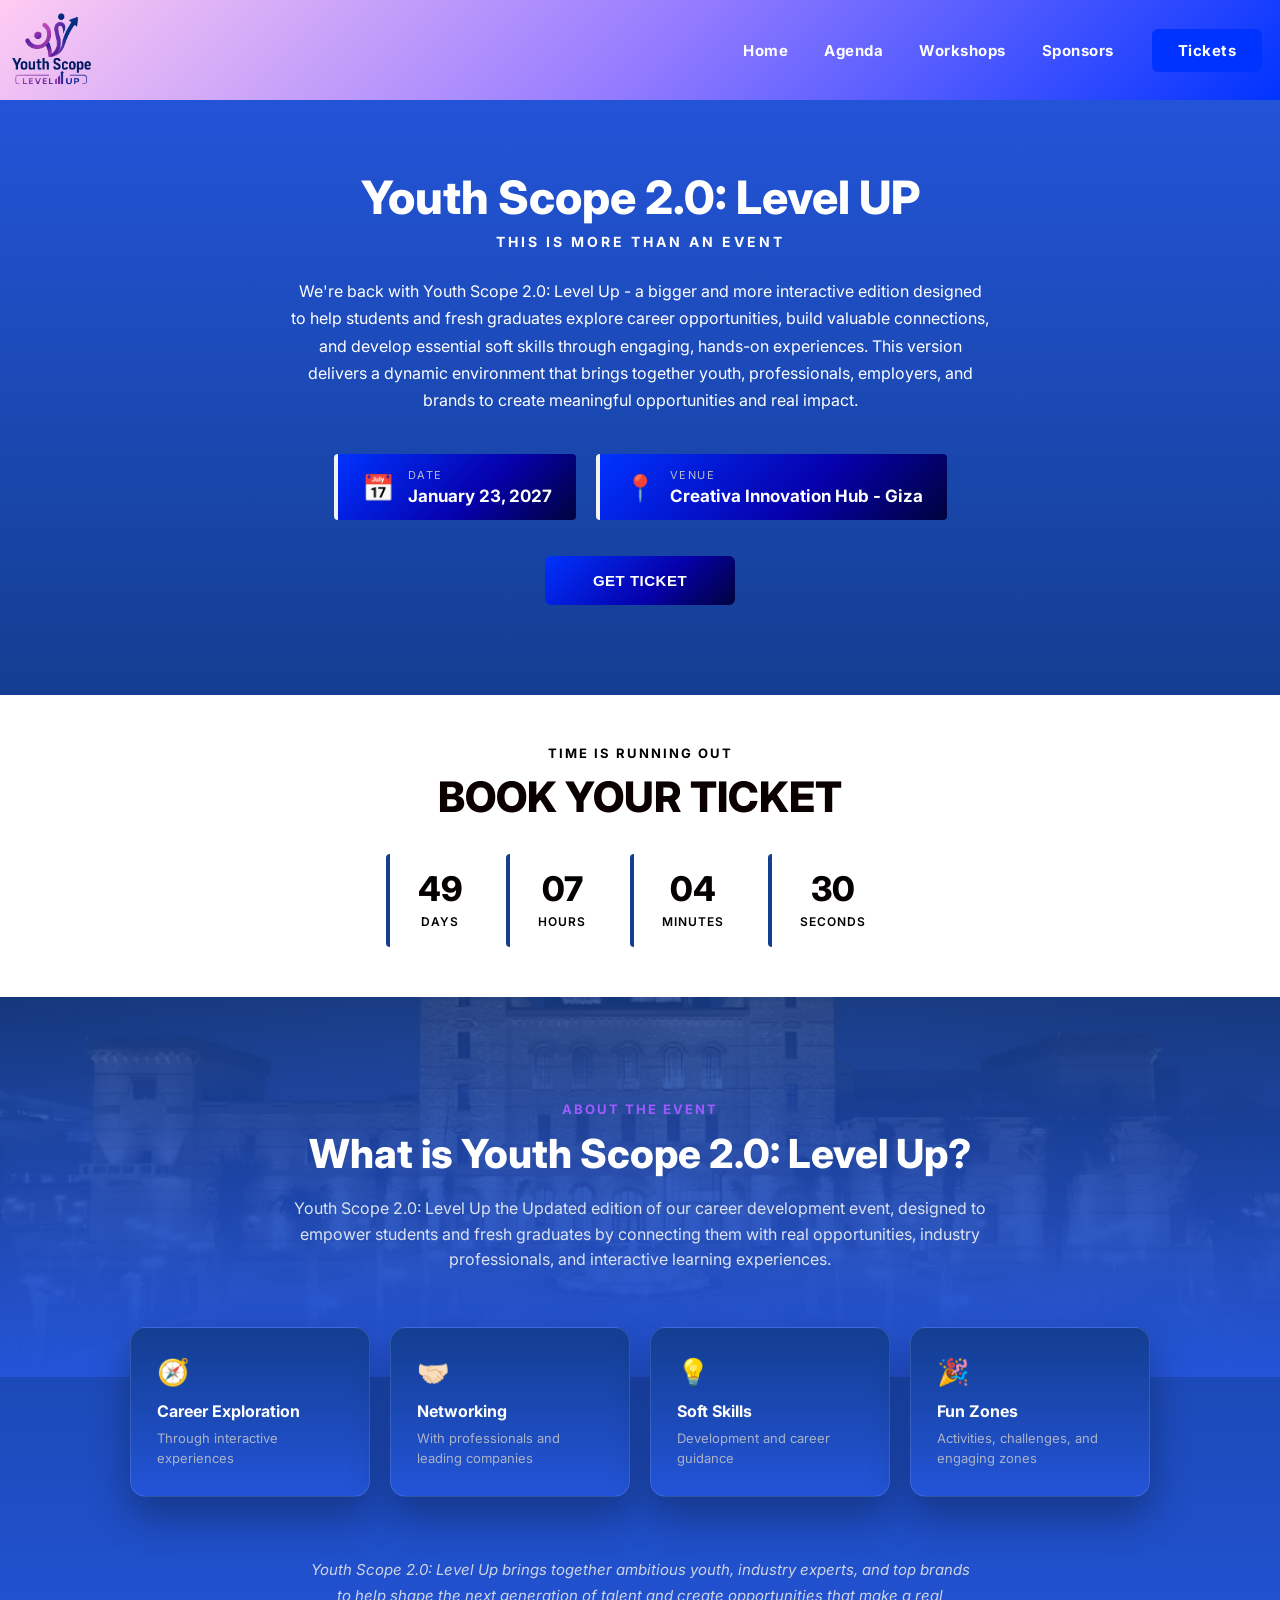
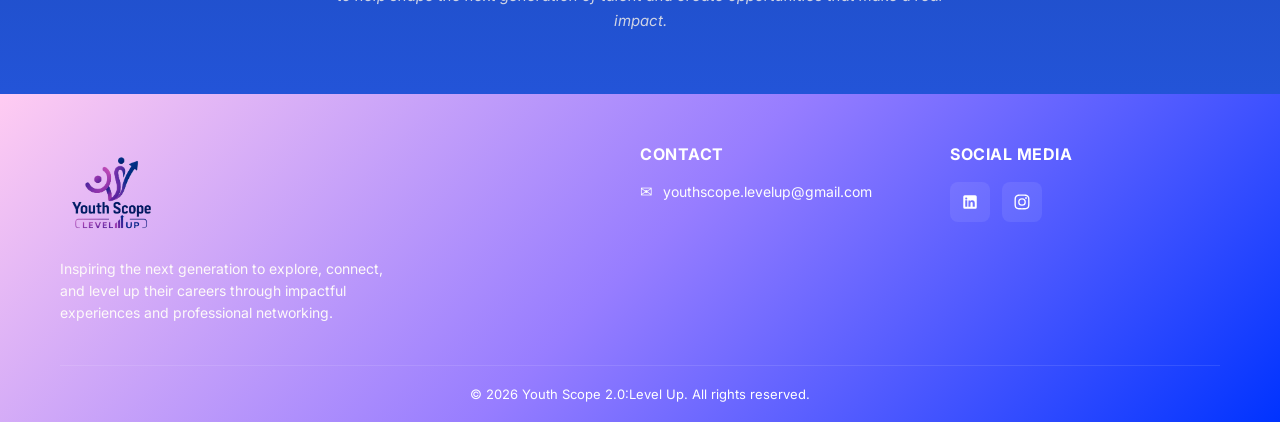
<file: index.html>
<!DOCTYPE html>
<html lang="en">
<head>
    <link rel="icon" type="image/png" href="YSlogo.png">
    <meta charset="UTF-8">
    <meta name="viewport" content="width=device-width, initial-scale=1.0">
    <title>Youth Scope 2.0:Level Up</title>
    <link rel="stylesheet" href="homestyle.css">
    <link href="https://fonts.googleapis.com/css2?family=Inter:wght@400;600;700;800&display=swap" rel="stylesheet">
</head>
<body class="body">
<!-- header = logo + agenda + sponsors + tickets  -->
   <header>
    <img src="YSlogo.png" alt="Youth Scope: Level Up" class="eventlogo">
  <button class="menu-toggle" id="menuToggle">☰</button>
  <nav class="nav-links" id="navLinks">
    <a href="index.html"><h4>Home</h4></a>
    <a href="agenda.html"><h4>Agenda</h4></a>
    <a href="workshops.html"><h4>Workshops</h4></a>
    <a href="sponsors.html"><h4>Sponsors</h4></a>
    <a href="tickets.html"><h4>Tickets</h4></a>
  </nav>
</header>
<div class="hero-section-wrapper">
  <section class="hero-section">
    <div class="hero-content">
      

      <h1 class="hero-title">Youth Scope 2.0: Level UP</h1>
      <p class="hero-subtitle">THIS IS MORE THAN AN EVENT</p>

      <p class="hero-description">
        We're back with Youth Scope 2.0: Level Up - a bigger and more interactive
        edition designed to help students and fresh graduates explore career
        opportunities, build valuable connections, and develop essential soft
        skills through engaging, hands-on experiences. This version delivers a
        dynamic environment that brings together youth, professionals,
        employers, and brands to create meaningful opportunities and real impact.
      </p>

      <div class="hero-badges">
        <div class="badge">
          <span class="badge-icon">📅</span>
          <div class="badge-text">
            <span class="badge-label">DATE</span>
            <span class="badge-value">January 23, 2027</span>
          </div>
        </div>

        <div class="badge">
          <span class="badge-icon">📍</span>
          <div class="badge-text">
            <span class="badge-label">VENUE</span>
            <span class="badge-value">Creativa Innovation Hub - Giza</span>
          </div>
        </div>
      </div>

      <button class="ticket-btn" onclick="window.location.href='tickets.html'">GET TICKET</button>
    </div>
  </section>
</div>
<div id="2" class="countdown-section">
  <p class="countdown-label">TIME IS RUNNING OUT</p>
  <h2 class="countdown-title">BOOK YOUR TICKET</h2>

  <div class="countdown-boxes">
    <div class="countdown-box">
      <span class="countdown-number" id="days">00</span>
      <span class="countdown-text">DAYS</span>
    </div>
    <div class="countdown-box">
      <span class="countdown-number" id="hours">00</span>
      <span class="countdown-text">HOURS</span>
    </div>
    <div class="countdown-box">
      <span class="countdown-number" id="minutes">00</span>
      <span class="countdown-text">MINUTES</span>
    </div>
    <div class="countdown-box">
      <span class="countdown-number" id="seconds">00</span>
      <span class="countdown-text">SECONDS</span>
    </div>
  </div>
</div>
<div class="about-section">
  <div class="about-banner">
    <div class="about-banner-content">
      <p class="about-label">ABOUT THE EVENT</p>
      <h2 class="about-title">What is Youth Scope 2.0: Level Up?</h2>
      <p class="about-subtitle">
        Youth Scope 2.0: Level Up the Updated edition of our career development
        event, designed to empower students and fresh graduates by connecting
        them with real opportunities, industry professionals, and interactive
        learning experiences.
      </p>
    </div>
  </div>

  <div class="feature-grid">
    <div class="feature-card">
      <div class="feature-icon">🧭</div>
      <h4>Career Exploration</h4>
      <p>Through interactive experiences</p>
    </div>
    <div class="feature-card">
      <div class="feature-icon">🤝🏻</div>
      <h4>Networking</h4>
      <p>With professionals and leading companies</p>
    </div>
    <div class="feature-card">
      <div class="feature-icon">💡</div>
      <h4>Soft Skills</h4>
      <p>Development and career guidance</p>
    </div>
    <div class="feature-card">
      <div class="feature-icon">🎉</div>
      <h4>Fun Zones</h4>
      <p>Activities, challenges, and engaging zones</p>
    </div>
  </div>

  <blockquote class="about-quote">
    Youth Scope 2.0: Level Up brings together ambitious youth, industry
    experts, and top brands to help shape the next generation of talent
    and create opportunities that make a real impact.
  </blockquote>
</div>
<!-- footer -->
 <footer class="site-footer">
  <div class="footer-content">
    <div class="footer-col footer-about">
      <img src="YSlogo.png" alt="youth scope" class="footer-logo">
      <p>
        Inspiring the next generation to explore, connect, and level up their careers through impactful experiences and professional networking.
      </p>
    </div>

    <div class="footer-col">
      <h4>CONTACT</h4>
      <p class="footer-contact">
        <span class="icon">✉</span> youthscope.levelup@gmail.com
      </p>
    </div>

    <div class="footer-col">
      <h4>SOCIAL MEDIA</h4>
      <div class="social-icons">
        <a href="https://www.linkedin.com/in/youthscope-levelup" class="social-icon">
          <svg width="18" height="18" viewBox="0 0 24 24" fill="white"><path d="M19 3a2 2 0 012 2v14a2 2 0 01-2 2H5a2 2 0 01-2-2V5a2 2 0 012-2h14zM8.34 18.34V9.75H5.67v8.59h2.67zM7 8.6c.86 0 1.4-.57 1.4-1.28-.02-.73-.54-1.28-1.38-1.28-.84 0-1.4.55-1.4 1.28 0 .71.54 1.28 1.36 1.28H7zm11.34 9.74v-4.79c0-2.56-1.37-3.76-3.2-3.76-1.47 0-2.13.81-2.5 1.38v-1.18h-2.67c.04.75 0 8.35 0 8.35h2.67v-4.66c0-.25.02-.5.09-.68.2-.5.66-1.03 1.43-1.03 1.01 0 1.41.77 1.41 1.9v4.47h2.77z"/></svg>
        </a>
        <a href="https://www.instagram.com/youthscope.levelup" class="social-icon">
          <svg width="18" height="18" viewBox="0 0 24 24" fill="white"><path d="M12 2c-2.72 0-3.06.01-4.12.06-1.06.05-1.79.22-2.43.47-.66.26-1.22.6-1.77 1.16-.56.55-.9 1.11-1.16 1.77-.25.64-.42 1.37-.47 2.43C2 8.94 2 9.28 2 12s.01 3.06.06 4.12c.05 1.06.22 1.79.47 2.43.26.66.6 1.22 1.16 1.77.55.56 1.11.9 1.77 1.16.64.25 1.37.42 2.43.47C8.94 22 9.28 22 12 22s3.06-.01 4.12-.06c1.06-.05 1.79-.22 2.43-.47.66-.26 1.22-.6 1.77-1.16.56-.55.9-1.11 1.16-1.77.25-.64.42-1.37.47-2.43.05-1.06.06-1.4.06-4.12s-.01-3.06-.06-4.12c-.05-1.06-.22-1.79-.47-2.43-.26-.66-.6-1.22-1.16-1.77-.55-.56-1.11-.9-1.77-1.16-.64-.25-1.37-.42-2.43-.47C15.06 2 14.72 2 12 2zm0 1.8c2.67 0 2.99.01 4.04.06.98.04 1.5.21 1.86.35.47.18.8.4 1.15.75.35.35.57.68.75 1.15.14.36.31.88.35 1.86.05 1.05.06 1.37.06 4.04s-.01 2.99-.06 4.04c-.04.98-.21 1.5-.35 1.86-.18.47-.4.8-.75 1.15-.35.35-.68.57-1.15.75-.36.14-.88.31-1.86.35-1.05.05-1.37.06-4.04.06s-2.99-.01-4.04-.06c-.98-.04-1.5-.21-1.86-.35-.47-.18-.8-.4-1.15-.75-.35-.35-.57-.68-.75-1.15-.14-.36-.31-.88-.35-1.86C3.8 14.99 3.8 14.67 3.8 12s.01-2.99.06-4.04c.04-.98.21-1.5.35-1.86.18-.47.4-.8.75-1.15.35-.35.68-.57 1.15-.75.36-.14.88-.31 1.86-.35C9.01 3.8 9.33 3.8 12 3.8zm0 3.06a5.14 5.14 0 100 10.28 5.14 5.14 0 000-10.28zm0 8.48a3.34 3.34 0 110-6.68 3.34 3.34 0 010 6.68zm6.54-8.68a1.2 1.2 0 11-2.4 0 1.2 1.2 0 012.4 0z"/></svg>
        </a>
      </div>
    </div>
  </div>

  <div class="footer-bottom">
    <p>© 2026 Youth Scope 2.0:Level Up. All rights reserved.</p>
  </div>
</footer>
<script src="homescript.js"></script>
<script>
  document.getElementById("menuToggle")?.addEventListener("click", function () {
    document.getElementById("navLinks")?.classList.toggle("active");
  });
</script>
</body>
</html>
</file>
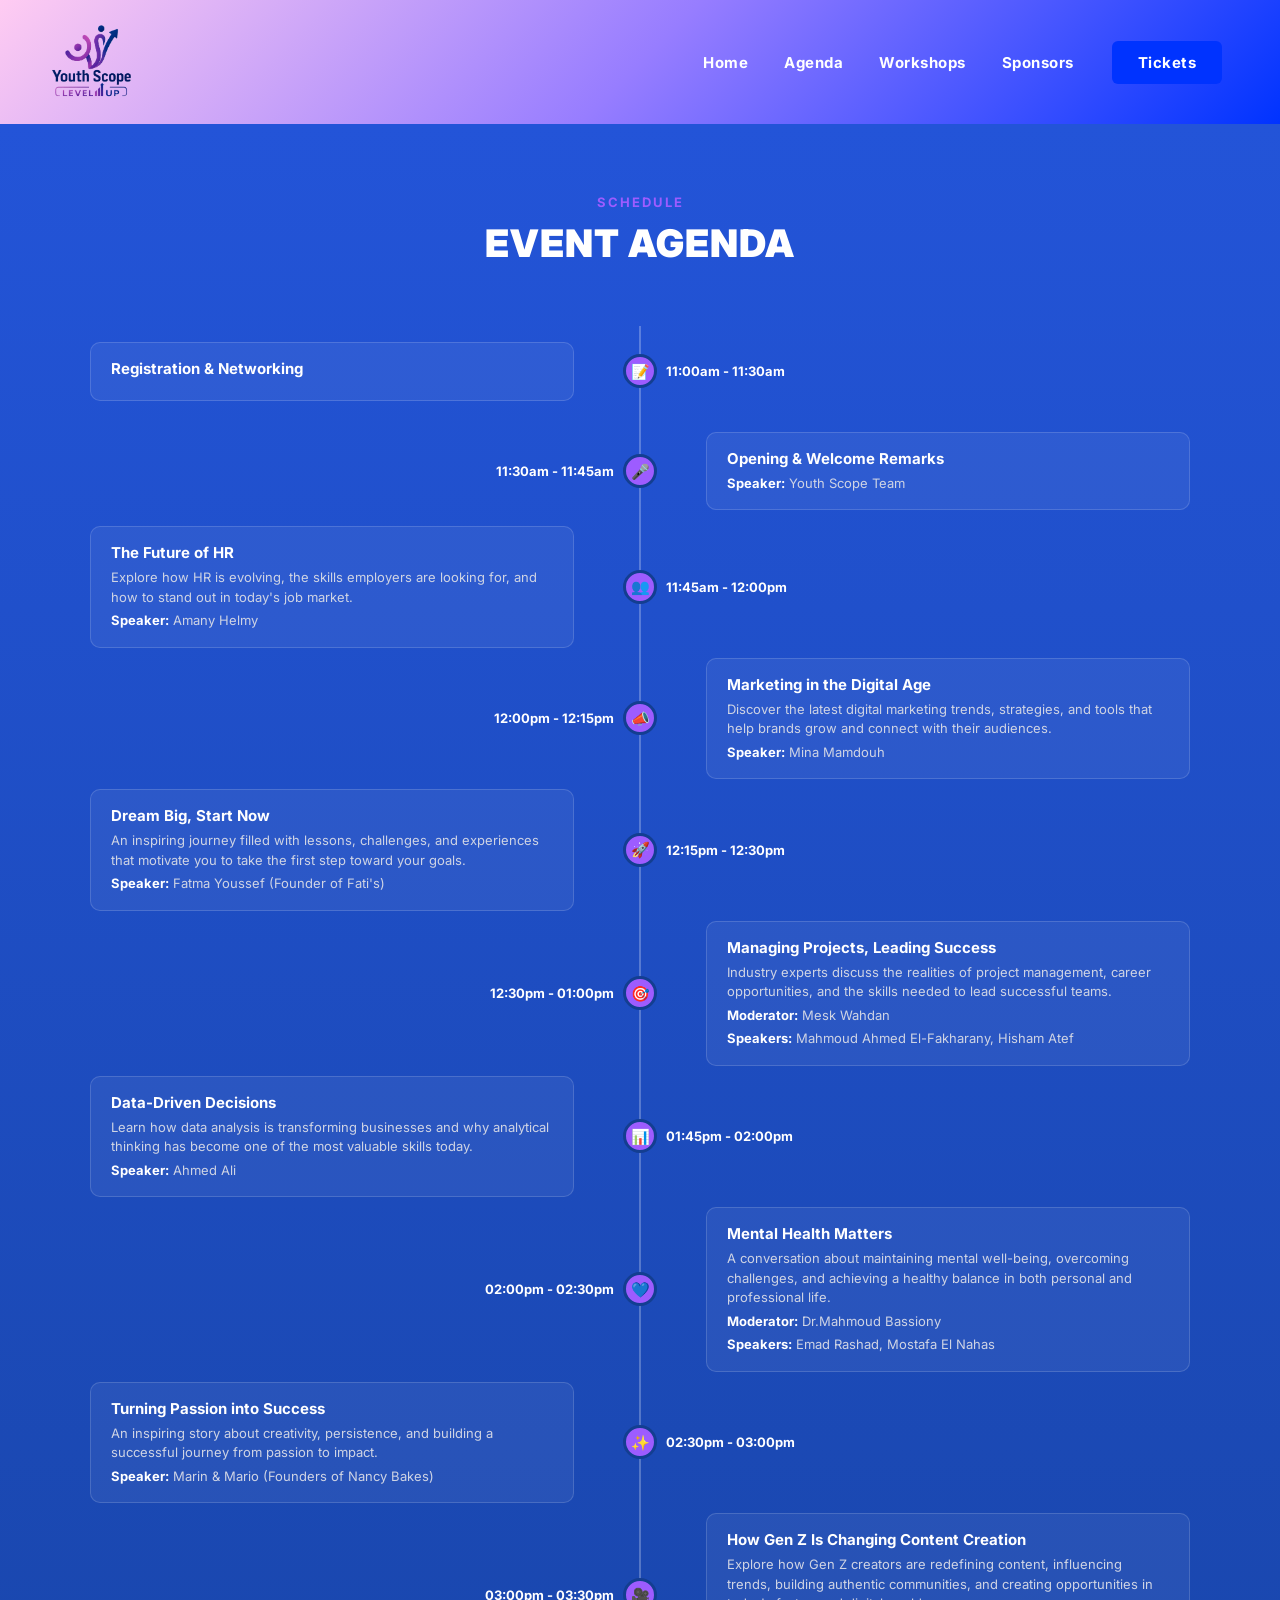
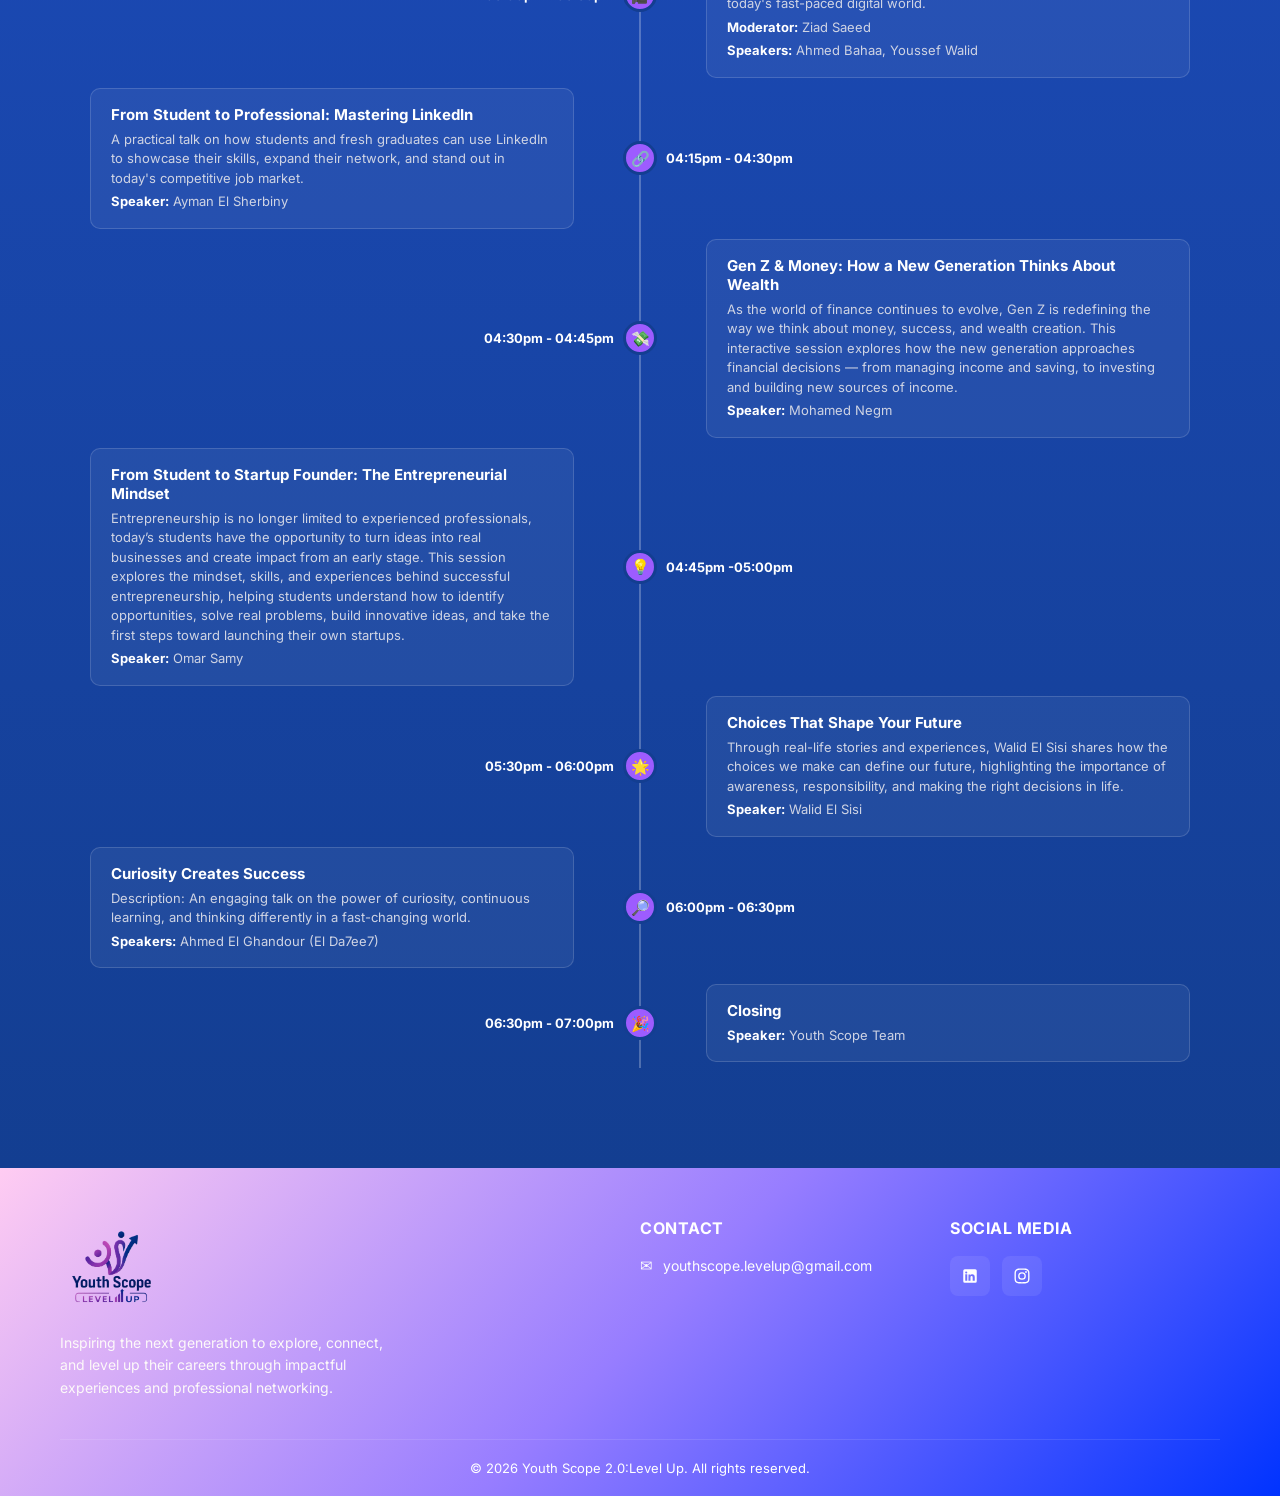
<file: agenda.html>
<!DOCTYPE html>
<html lang="en">
<head>
    <link rel="icon" type="image/png" href="YSlogo.png">
  <meta charset="UTF-8">
  <meta name="viewport" content="width=device-width, initial-scale=1.0">
  <title>Agenda - Youth Scope 2.0:Level Up</title>
  <link href="https://fonts.googleapis.com/css2?family=Inter:wght@400;600;700;800&display=swap" rel="stylesheet">
  <link rel="stylesheet" href="agendastyle.css">
</head>
<body>
  <header>
    <img src="YSlogo.png" alt="Youth Scope: Level Up" class="eventlogo">
  <button class="menu-toggle" id="menuToggle">☰</button>
  <nav class="nav-links" id="navLinks">
    <a href="index.html"><h4>Home</h4></a>
    <a href="agenda.html"><h4>Agenda</h4></a>
    <a href="workshops.html"><h4>Workshops</h4></a>
    <a href="sponsors.html"><h4>Sponsors</h4></a>
    <a href="tickets.html"><h4>Tickets</h4></a>
  </nav>
</header>
<section class="agenda-section">
  <div class="agenda-header">
    <p class="agenda-label">SCHEDULE</p>
    <h2 class="agenda-title">EVENT AGENDA</h2>
  </div>

  <div class="timeline">

    <div class="timeline-item left">
      <div class="timeline-card">
        <h4>Registration & Networking</h4>
      </div>
      <div class="timeline-dot">📝</div>
      <div class="timeline-time">11:00am - 11:30am</div>
    </div>

    <div class="timeline-item right">
      <div class="timeline-card">
        <h4>Opening & Welcome Remarks</h4>
        <p><strong>Speaker:</strong> Youth Scope Team</p>
      </div>
      <div class="timeline-dot">🎤</div>
      <div class="timeline-time">11:30am - 11:45am</div>
    </div>

    <div class="timeline-item left">
      <div class="timeline-card">
        <h4>The Future of HR</h4>
        <p>Explore how HR is evolving, the skills employers are looking for, and how to stand out in today's job market.</p>
        <p><strong>Speaker:</strong> Amany Helmy</p>
      </div>
      <div class="timeline-dot">👥</div>
      <div class="timeline-time">11:45am - 12:00pm</div>
    </div>

    <div class="timeline-item right">
      <div class="timeline-card">
        <h4>Marketing in the Digital Age</h4>
        <p>Discover the latest digital marketing trends, strategies, and tools that help brands grow and connect with their audiences.</p>
        <p><strong>Speaker:</strong> Mina Mamdouh</p>
      </div>
      <div class="timeline-dot">📣</div>
      <div class="timeline-time">12:00pm - 12:15pm</div>
    </div>

    <div class="timeline-item left">
      <div class="timeline-card">
        <h4>Dream Big, Start Now</h4>
                <p>An inspiring journey filled with lessons, challenges, and experiences that motivate you to take the first step toward your goals.</p>

        <p><strong>Speaker:</strong> Fatma Youssef (Founder of Fati's)</p>
      </div>
      <div class="timeline-dot">🚀</div>
      <div class="timeline-time">12:15pm - 12:30pm</div>
    </div>

    <div class="timeline-item right">
      <div class="timeline-card">
        <h4>Managing Projects, Leading Success</h4>
                        <p>Industry experts discuss the realities of project management, career opportunities, and the skills needed to lead successful teams.</p>
                                <p><strong>Moderator:</strong> Mesk Wahdan</p>
                                        <p><strong>Speakers:</strong> Mahmoud Ahmed El-Fakharany, Hisham Atef</p>
      </div>
      <div class="timeline-dot">🎯</div>
      <div class="timeline-time">12:30pm - 01:00pm</div>
    </div>

    <div class="timeline-item left">
      <div class="timeline-card">
        <h4>Data-Driven Decisions</h4>
                        <p>Learn how data analysis is transforming businesses and why analytical thinking has become one of the most valuable skills today.</p>

        <p><strong>Speaker:</strong> Ahmed Ali</p>
      </div>
      <div class="timeline-dot">📊</div>
      <div class="timeline-time">01:45pm - 02:00pm</div>
    </div>

<div class="timeline-item right">
      <div class="timeline-card">
        <h4>Mental Health Matters</h4>
                        <p>A conversation about maintaining mental well-being, overcoming challenges, and achieving a healthy balance in both personal and professional life.</p>
                                <p><strong>Moderator:</strong> Dr.Mahmoud Bassiony</p>
                                        <p><strong>Speakers:</strong> Emad Rashad, Mostafa El Nahas</p>
      </div>
      <div class="timeline-dot">💙</div>
      <div class="timeline-time">02:00pm - 02:30pm</div>
    </div>

<div class="timeline-item left">
      <div class="timeline-card">
        <h4>Turning Passion into Success</h4>
                        <p>An inspiring story about creativity, persistence, and building a successful journey from passion to impact.</p>

        <p><strong>Speaker:</strong> Marin & Mario (Founders of Nancy Bakes)</p>
      </div>
      <div class="timeline-dot">✨</div>
      <div class="timeline-time">02:30pm - 03:00pm</div>
    </div>

<div class="timeline-item right">
      <div class="timeline-card">
        <h4>How Gen Z Is Changing Content Creation</h4>
                        <p>Explore how Gen Z creators are redefining content, influencing trends, building authentic communities, and creating opportunities in today's fast-paced digital world.</p>
                                <p><strong>Moderator:</strong> Ziad Saeed</p>
                                        <p><strong>Speakers:</strong> Ahmed Bahaa, Youssef Walid</p>
      </div>
      <div class="timeline-dot">🎥</div>
      <div class="timeline-time">03:00pm - 03:30pm</div>
    </div>

<div class="timeline-item left">
      <div class="timeline-card">
        <h4>From Student to Professional: Mastering LinkedIn</h4>
                        <p>A practical talk on how students and fresh graduates can use LinkedIn to showcase their skills, expand their network, and stand out in today's competitive job market.</p>

        <p><strong>Speaker:</strong> Ayman El Sherbiny</p>
      </div>
      <div class="timeline-dot">🔗</div>
      <div class="timeline-time">04:15pm - 04:30pm</div>
    </div>

<div class="timeline-item right">
      <div class="timeline-card">
        <h4>Gen Z & Money: How a New Generation Thinks About Wealth</h4>
                        <p>As the world of finance continues to evolve, Gen Z is redefining the way we think about money, success, and wealth creation. This interactive session explores how the new generation approaches financial decisions — from managing income and saving, to investing and building new sources of income.</p>

        <p><strong>Speaker:</strong> Mohamed Negm</p>
      </div>
      <div class="timeline-dot">💸</div>
      <div class="timeline-time">04:30pm - 04:45pm</div>
    </div>

<div class="timeline-item left">
      <div class="timeline-card">
        <h4>From Student to Startup Founder: The Entrepreneurial Mindset</h4>
                        <p>Entrepreneurship is no longer limited to experienced professionals, today’s students have the opportunity to turn ideas into real businesses and create impact from an early stage.

This session explores the mindset, skills, and experiences behind successful entrepreneurship, helping students understand how to identify opportunities, solve real problems, build innovative ideas, and take the first steps toward launching their own startups.</p>

        <p><strong>Speaker:</strong> Omar Samy</p>
      </div>
      <div class="timeline-dot">💡</div>
      <div class="timeline-time">04:45pm -05:00pm</div>
    </div>
<div class="timeline-item right">
      <div class="timeline-card">
        <h4>Choices That Shape Your Future</h4>
                        <p>Through real-life stories and experiences, Walid El Sisi shares how the choices we make can define our future, highlighting the importance of awareness, responsibility, and making the right decisions in life.</p>

        <p><strong>Speaker:</strong> Walid El Sisi</p>
      </div>
      <div class="timeline-dot">🌟</div>
      <div class="timeline-time">05:30pm - 06:00pm</div>
    </div>

<div class="timeline-item left">
      <div class="timeline-card">
        <h4>Curiosity Creates Success</h4>
                        <p>Description: An engaging talk on the power of curiosity, continuous learning, and thinking differently in a fast-changing world.</p>
                                        <p><strong>Speakers:</strong> Ahmed El Ghandour (El Da7ee7)</p>
      </div>
      <div class="timeline-dot">🔎</div>
      <div class="timeline-time">06:00pm - 06:30pm</div>
    </div>

<div class="timeline-item right">
      <div class="timeline-card">
        <h4>Closing</h4>
        <p><strong>Speaker:</strong> Youth Scope Team</p>
      </div>
      <div class="timeline-dot">🎉</div>
      <div class="timeline-time">06:30pm - 07:00pm</div>
    </div>








































  </div>
</section>
<footer class="site-footer">
  <div class="footer-content">
    <div class="footer-col footer-about">
      <img src="YSlogo.png" alt="youth scope" class="footer-logo">
      <p>
        Inspiring the next generation to explore, connect, and level up their careers through impactful experiences and professional networking.
      </p>
    </div>

    <div class="footer-col">
      <h4>CONTACT</h4>
      <p class="footer-contact">
        <span class="icon">✉</span> youthscope.levelup@gmail.com
      </p>
    </div>

    <div class="footer-col">
      <h4>SOCIAL MEDIA</h4>
      <div class="social-icons">
        <a href="https://www.linkedin.com/in/youthscope-levelup" class="social-icon">
          <svg width="18" height="18" viewBox="0 0 24 24" fill="white"><path d="M19 3a2 2 0 012 2v14a2 2 0 01-2 2H5a2 2 0 01-2-2V5a2 2 0 012-2h14zM8.34 18.34V9.75H5.67v8.59h2.67zM7 8.6c.86 0 1.4-.57 1.4-1.28-.02-.73-.54-1.28-1.38-1.28-.84 0-1.4.55-1.4 1.28 0 .71.54 1.28 1.36 1.28H7zm11.34 9.74v-4.79c0-2.56-1.37-3.76-3.2-3.76-1.47 0-2.13.81-2.5 1.38v-1.18h-2.67c.04.75 0 8.35 0 8.35h2.67v-4.66c0-.25.02-.5.09-.68.2-.5.66-1.03 1.43-1.03 1.01 0 1.41.77 1.41 1.9v4.47h2.77z"/></svg>
        </a>
        <a href="https://www.instagram.com/youthscope.levelup" class="social-icon">
          <svg width="18" height="18" viewBox="0 0 24 24" fill="white"><path d="M12 2c-2.72 0-3.06.01-4.12.06-1.06.05-1.79.22-2.43.47-.66.26-1.22.6-1.77 1.16-.56.55-.9 1.11-1.16 1.77-.25.64-.42 1.37-.47 2.43C2 8.94 2 9.28 2 12s.01 3.06.06 4.12c.05 1.06.22 1.79.47 2.43.26.66.6 1.22 1.16 1.77.55.56 1.11.9 1.77 1.16.64.25 1.37.42 2.43.47C8.94 22 9.28 22 12 22s3.06-.01 4.12-.06c1.06-.05 1.79-.22 2.43-.47.66-.26 1.22-.6 1.77-1.16.56-.55.9-1.11 1.16-1.77.25-.64.42-1.37.47-2.43.05-1.06.06-1.4.06-4.12s-.01-3.06-.06-4.12c-.05-1.06-.22-1.79-.47-2.43-.26-.66-.6-1.22-1.16-1.77-.55-.56-1.11-.9-1.77-1.16-.64-.25-1.37-.42-2.43-.47C15.06 2 14.72 2 12 2zm0 1.8c2.67 0 2.99.01 4.04.06.98.04 1.5.21 1.86.35.47.18.8.4 1.15.75.35.35.57.68.75 1.15.14.36.31.88.35 1.86.05 1.05.06 1.37.06 4.04s-.01 2.99-.06 4.04c-.04.98-.21 1.5-.35 1.86-.18.47-.4.8-.75 1.15-.35.35-.68.57-1.15.75-.36.14-.88.31-1.86.35-1.05.05-1.37.06-4.04.06s-2.99-.01-4.04-.06c-.98-.04-1.5-.21-1.86-.35-.47-.18-.8-.4-1.15-.75-.35-.35-.57-.68-.75-1.15-.14-.36-.31-.88-.35-1.86C3.8 14.99 3.8 14.67 3.8 12s.01-2.99.06-4.04c.04-.98.21-1.5.35-1.86.18-.47.4-.8.75-1.15.35-.35.68-.57 1.15-.75.36-.14.88-.31 1.86-.35C9.01 3.8 9.33 3.8 12 3.8zm0 3.06a5.14 5.14 0 100 10.28 5.14 5.14 0 000-10.28zm0 8.48a3.34 3.34 0 110-6.68 3.34 3.34 0 010 6.68zm6.54-8.68a1.2 1.2 0 11-2.4 0 1.2 1.2 0 012.4 0z"/></svg>
        </a>
      </div>
    </div>
  </div>

  <div class="footer-bottom">
    <p>© 2026 Youth Scope 2.0:Level Up. All rights reserved.</p>
  </div>
</footer>
<script>
  document.getElementById("menuToggle")?.addEventListener("click", function () {
    document.getElementById("navLinks")?.classList.toggle("active");
  });
</script>
</body>
</html>
</file>
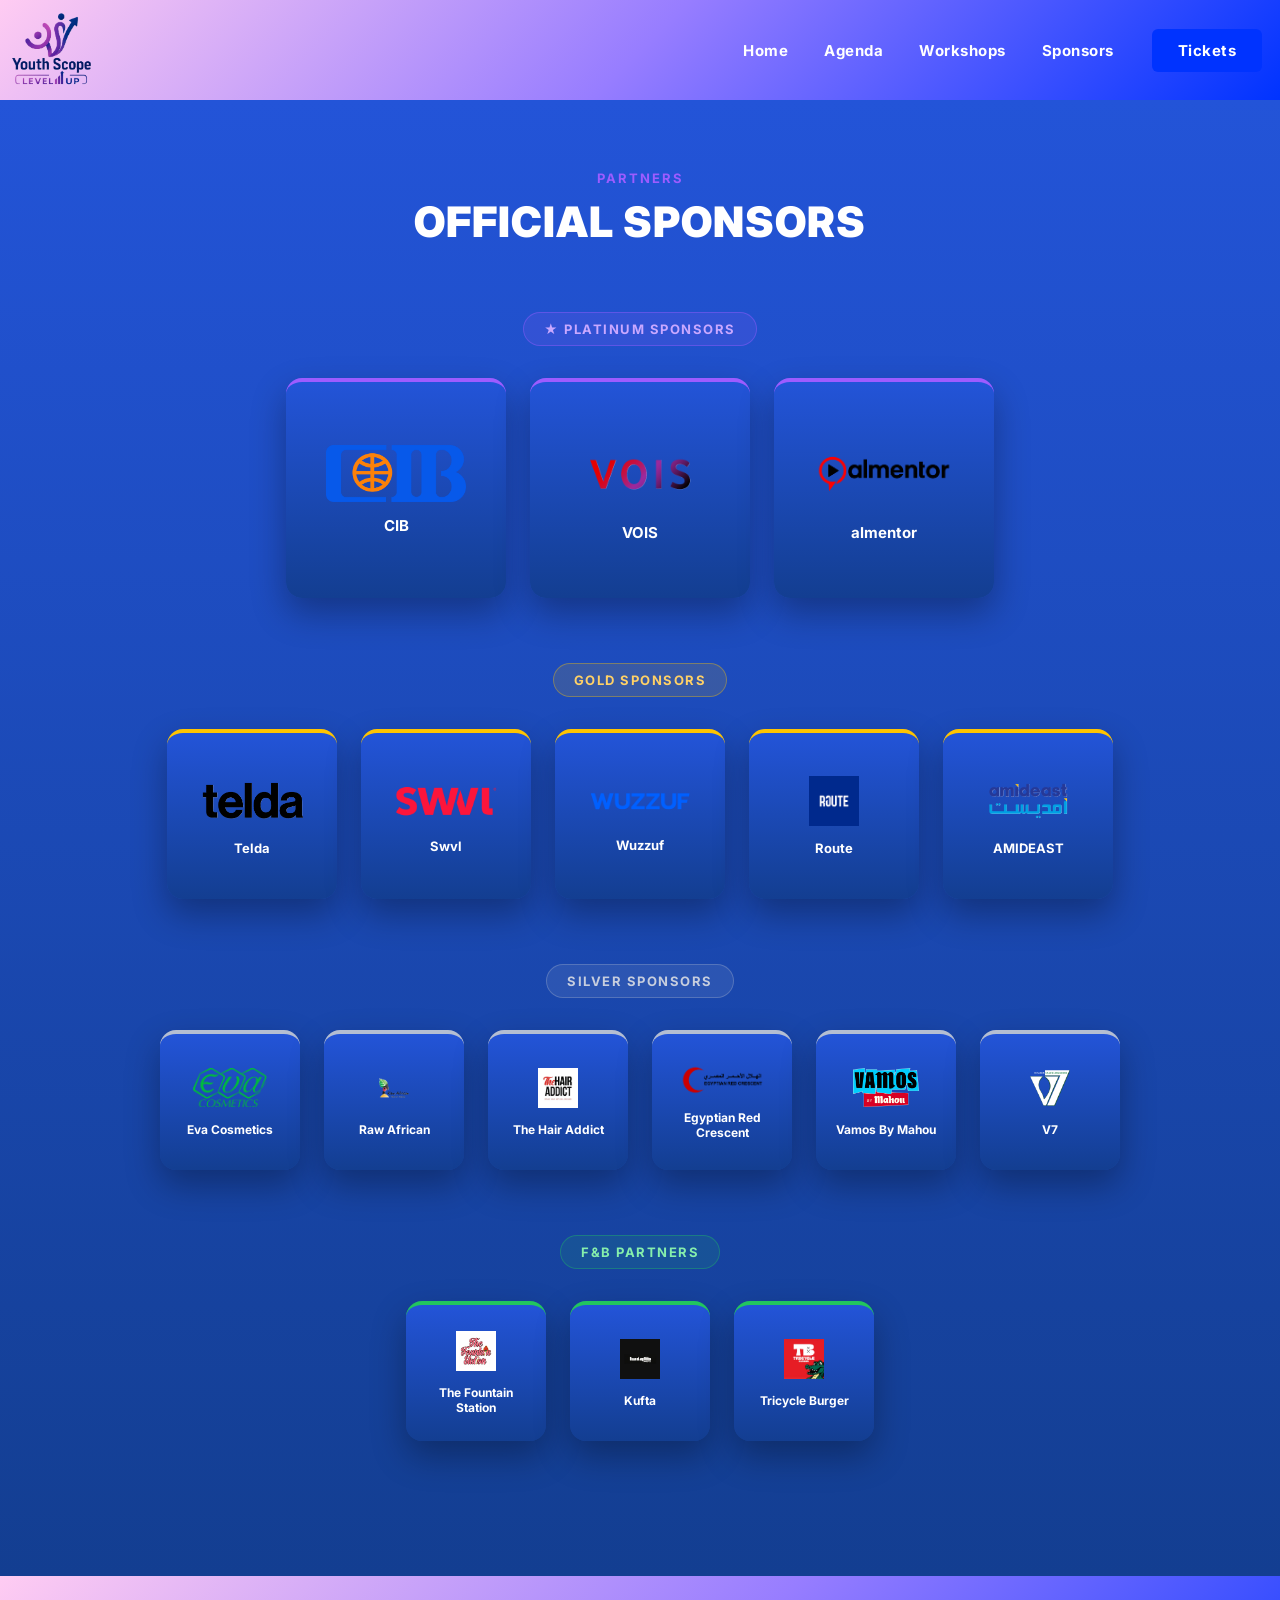
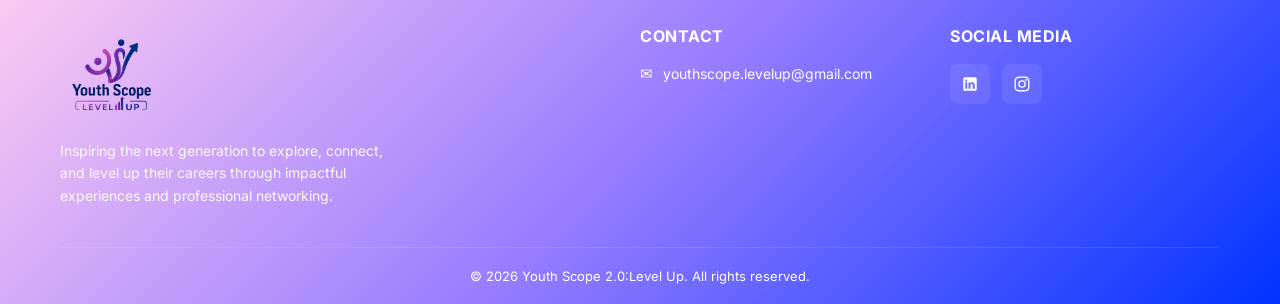
<file: sponsors.html>
<!DOCTYPE html>
<html lang="en">
<head>
    <link rel="icon" type="image/png" href="YSlogo.png">
    <meta charset="UTF-8">
    <meta name="viewport" content="width=device-width, initial-scale=1.0">
    <title>Sponsors - Youth Scope 2.0:Level Up</title>
        <link rel="stylesheet" href="sponsorsstyle.css">
            <link href="https://fonts.googleapis.com/css2?family=Inter:wght@400;600;700;800&display=swap" rel="stylesheet">


</head>
<body>
<header>
    <img src="YSlogo.png" alt="Youth Scope: Level Up" class="eventlogo">
  <button class="menu-toggle" id="menuToggle">☰</button>
  <nav class="nav-links" id="navLinks">
    <a href="index.html"><h4>Home</h4></a>
    <a href="agenda.html"><h4>Agenda</h4></a>
    <a href="workshops.html"><h4>Workshops</h4></a>
    <a href="sponsors.html"><h4>Sponsors</h4></a>
    <a href="tickets.html"><h4>Tickets</h4></a>
  </nav>
</header>
  <section class="sponsors-section">
  <div class="sponsors-header">
    <p class="sponsors-label">PARTNERS</p>
    <h2 class="sponsors-title">OFFICIAL SPONSORS</h2>
  </div>

  <div class="sponsor-tier">
    <p class="tier-label platinum-label">★ PLATINUM SPONSORS</p>
    <div class="sponsor-grid platinum-grid">
      <div class="sponsor-card platinum-card">
        <img src="cib.png" alt="CIB">
        <p>CIB</p>
      </div>
      <div class="sponsor-card platinum-card">
        <img src="vois.png" alt="VOIS">
        <p>VOIS</p>
      </div>
      <div class="sponsor-card platinum-card">
        <img src="elmentor.png" alt="Al Mentor">
        <p>almentor</p>
      </div>
    </div>
  </div>

  <div class="sponsor-tier">
    <p class="tier-label gold-label">GOLD SPONSORS</p>
    <div class="sponsor-grid gold-grid">
      <div class="sponsor-card gold-card">
        <img src="telda.png" alt="Telda">
        <p>Telda</p>
      </div>
      <div class="sponsor-card gold-card">
        <img src="swvl.png" alt="Swvl">
        <p>Swvl</p>
      </div>
      <div class="sponsor-card gold-card">
        <img src="wuzzaf.png" alt="Wuzzuf">
        <p>Wuzzuf</p>
      </div>
      <div class="sponsor-card gold-card">
        <img src="route.png" alt="Route">
        <p>Route</p>
      </div>
      <div class="sponsor-card gold-card">
        <img src="amideast.png" alt="AMIDEAST">
        <p>AMIDEAST</p>
      </div>
    </div>
  </div>

  <div class="sponsor-tier">
    <p class="tier-label silver-label">SILVER SPONSORS</p>
    <div class="sponsor-grid silver-grid">
      <div class="sponsor-card silver-card">
        <img src="eva.png" alt="Eva Cosmetics">
        <p>Eva Cosmetics</p>
      </div>
      <div class="sponsor-card silver-card">
        <img src="raw.png" alt="Raw African">
        <p>Raw African</p>
      </div>
      <div class="sponsor-card silver-card">
        <img src="hairaddict.jpg" alt="The Hair Addict">
        <p>The Hair Addict</p>
      </div>
      <div class="sponsor-card silver-card">
        <img src="egyptian_red.png" alt="Egyptian Red Crescent">
        <p>Egyptian Red Crescent</p>
      </div>
      <div class="sponsor-card silver-card">
        <img src="vamos.png" alt="Vamos By Mahou">
        <p>Vamos By Mahou</p>
      </div>
      <div class="sponsor-card silver-card">
        <img src="v7.png" alt="V7">
        <p>V7</p>
      </div>
    </div>
  </div>

  <div class="sponsor-tier">
    <p class="tier-label fnb-label">F&amp;B PARTNERS</p>
         <div class="sponsor-grid silver-grid">
      <div class="sponsor-card silver-card fnb-card">
        <img src="thefountainstation.jpg" alt="Kufta">
        <p>The Fountain Station</p>
      </div>
    <div class="sponsor-grid silver-grid">
      <div class="sponsor-card silver-card fnb-card">
        <img src="kufta.jpg" alt="Kufta">
        <p>Kufta</p>
      </div>
      <div class="sponsor-card silver-card fnb-card">
        <img src="tricycleburger.jpg" alt="Tricycle Burger">
        <p>Tricycle Burger</p>
      </div>
    </div>
  </div>
</section> 
 <footer class="site-footer">
  <div class="footer-content">
    <div class="footer-col footer-about">
      <img src="YSlogo.png" alt="youth scope" class="footer-logo">
      <p>
        Inspiring the next generation to explore, connect, and level up their careers through impactful experiences and professional networking.
      </p>
    </div>

    <div class="footer-col">
      <h4>CONTACT</h4>
      <p class="footer-contact">
        <span class="icon">✉</span> youthscope.levelup@gmail.com
      </p>
    </div>

    <div class="footer-col">
      <h4>SOCIAL MEDIA</h4>
      <div class="social-icons">
        <a href="https://www.linkedin.com/in/youthscope-levelup" class="social-icon">
          <svg width="18" height="18" viewBox="0 0 24 24" fill="white"><path d="M19 3a2 2 0 012 2v14a2 2 0 01-2 2H5a2 2 0 01-2-2V5a2 2 0 012-2h14zM8.34 18.34V9.75H5.67v8.59h2.67zM7 8.6c.86 0 1.4-.57 1.4-1.28-.02-.73-.54-1.28-1.38-1.28-.84 0-1.4.55-1.4 1.28 0 .71.54 1.28 1.36 1.28H7zm11.34 9.74v-4.79c0-2.56-1.37-3.76-3.2-3.76-1.47 0-2.13.81-2.5 1.38v-1.18h-2.67c.04.75 0 8.35 0 8.35h2.67v-4.66c0-.25.02-.5.09-.68.2-.5.66-1.03 1.43-1.03 1.01 0 1.41.77 1.41 1.9v4.47h2.77z"/></svg>
        </a>
        <a href="https://www.instagram.com/youthscope.levelup" class="social-icon">
          <svg width="18" height="18" viewBox="0 0 24 24" fill="white"><path d="M12 2c-2.72 0-3.06.01-4.12.06-1.06.05-1.79.22-2.43.47-.66.26-1.22.6-1.77 1.16-.56.55-.9 1.11-1.16 1.77-.25.64-.42 1.37-.47 2.43C2 8.94 2 9.28 2 12s.01 3.06.06 4.12c.05 1.06.22 1.79.47 2.43.26.66.6 1.22 1.16 1.77.55.56 1.11.9 1.77 1.16.64.25 1.37.42 2.43.47C8.94 22 9.28 22 12 22s3.06-.01 4.12-.06c1.06-.05 1.79-.22 2.43-.47.66-.26 1.22-.6 1.77-1.16.56-.55.9-1.11 1.16-1.77.25-.64.42-1.37.47-2.43.05-1.06.06-1.4.06-4.12s-.01-3.06-.06-4.12c-.05-1.06-.22-1.79-.47-2.43-.26-.66-.6-1.22-1.16-1.77-.55-.56-1.11-.9-1.77-1.16-.64-.25-1.37-.42-2.43-.47C15.06 2 14.72 2 12 2zm0 1.8c2.67 0 2.99.01 4.04.06.98.04 1.5.21 1.86.35.47.18.8.4 1.15.75.35.35.57.68.75 1.15.14.36.31.88.35 1.86.05 1.05.06 1.37.06 4.04s-.01 2.99-.06 4.04c-.04.98-.21 1.5-.35 1.86-.18.47-.4.8-.75 1.15-.35.35-.68.57-1.15.75-.36.14-.88.31-1.86.35-1.05.05-1.37.06-4.04.06s-2.99-.01-4.04-.06c-.98-.04-1.5-.21-1.86-.35-.47-.18-.8-.4-1.15-.75-.35-.35-.57-.68-.75-1.15-.14-.36-.31-.88-.35-1.86C3.8 14.99 3.8 14.67 3.8 12s.01-2.99.06-4.04c.04-.98.21-1.5.35-1.86.18-.47.4-.8.75-1.15.35-.35.68-.57 1.15-.75.36-.14.88-.31 1.86-.35C9.01 3.8 9.33 3.8 12 3.8zm0 3.06a5.14 5.14 0 100 10.28 5.14 5.14 0 000-10.28zm0 8.48a3.34 3.34 0 110-6.68 3.34 3.34 0 010 6.68zm6.54-8.68a1.2 1.2 0 11-2.4 0 1.2 1.2 0 012.4 0z"/></svg>
        </a>
      </div>
    </div>
  </div>

  <div class="footer-bottom">
    <p>© 2026 Youth Scope 2.0:Level Up. All rights reserved.</p>
  </div>
</footer> 
<script>
  document.getElementById("menuToggle")?.addEventListener("click", function () {
    document.getElementById("navLinks")?.classList.toggle("active");
  });
</script>
</body>
</html>
</file>
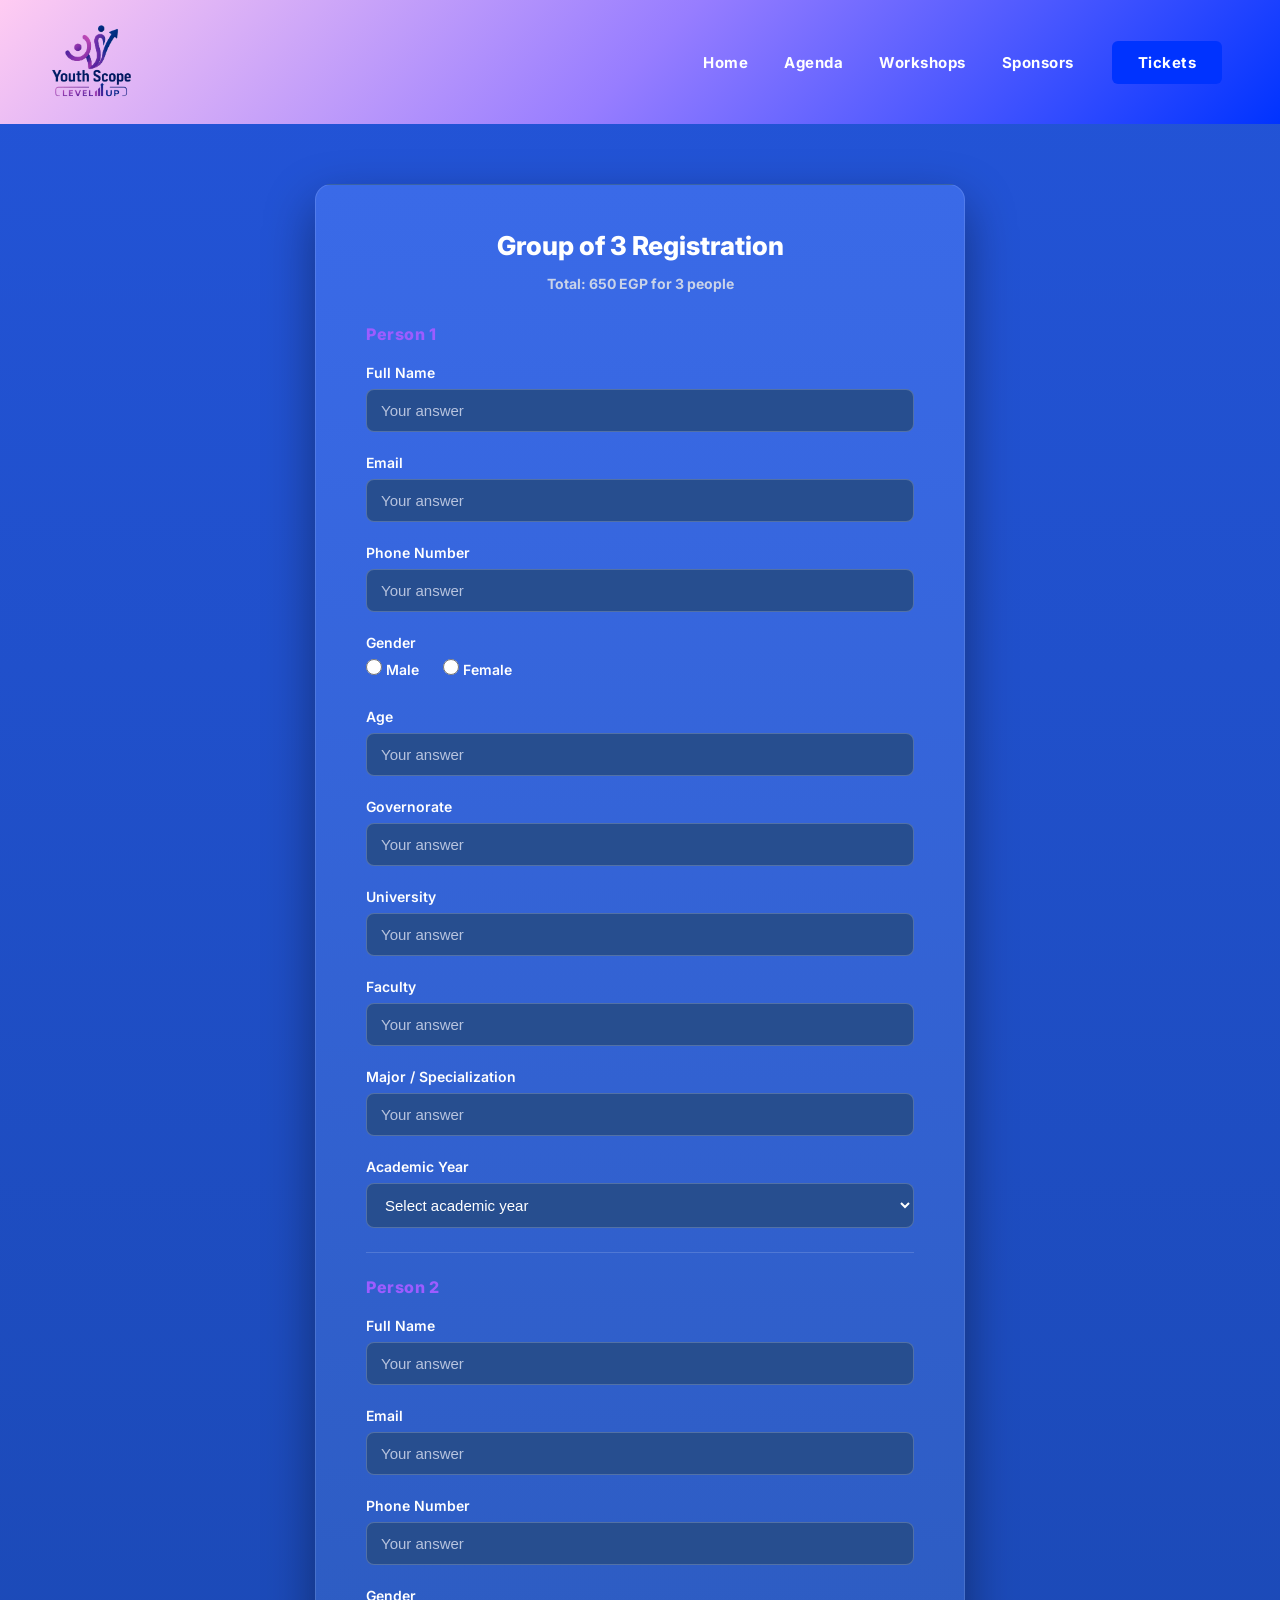
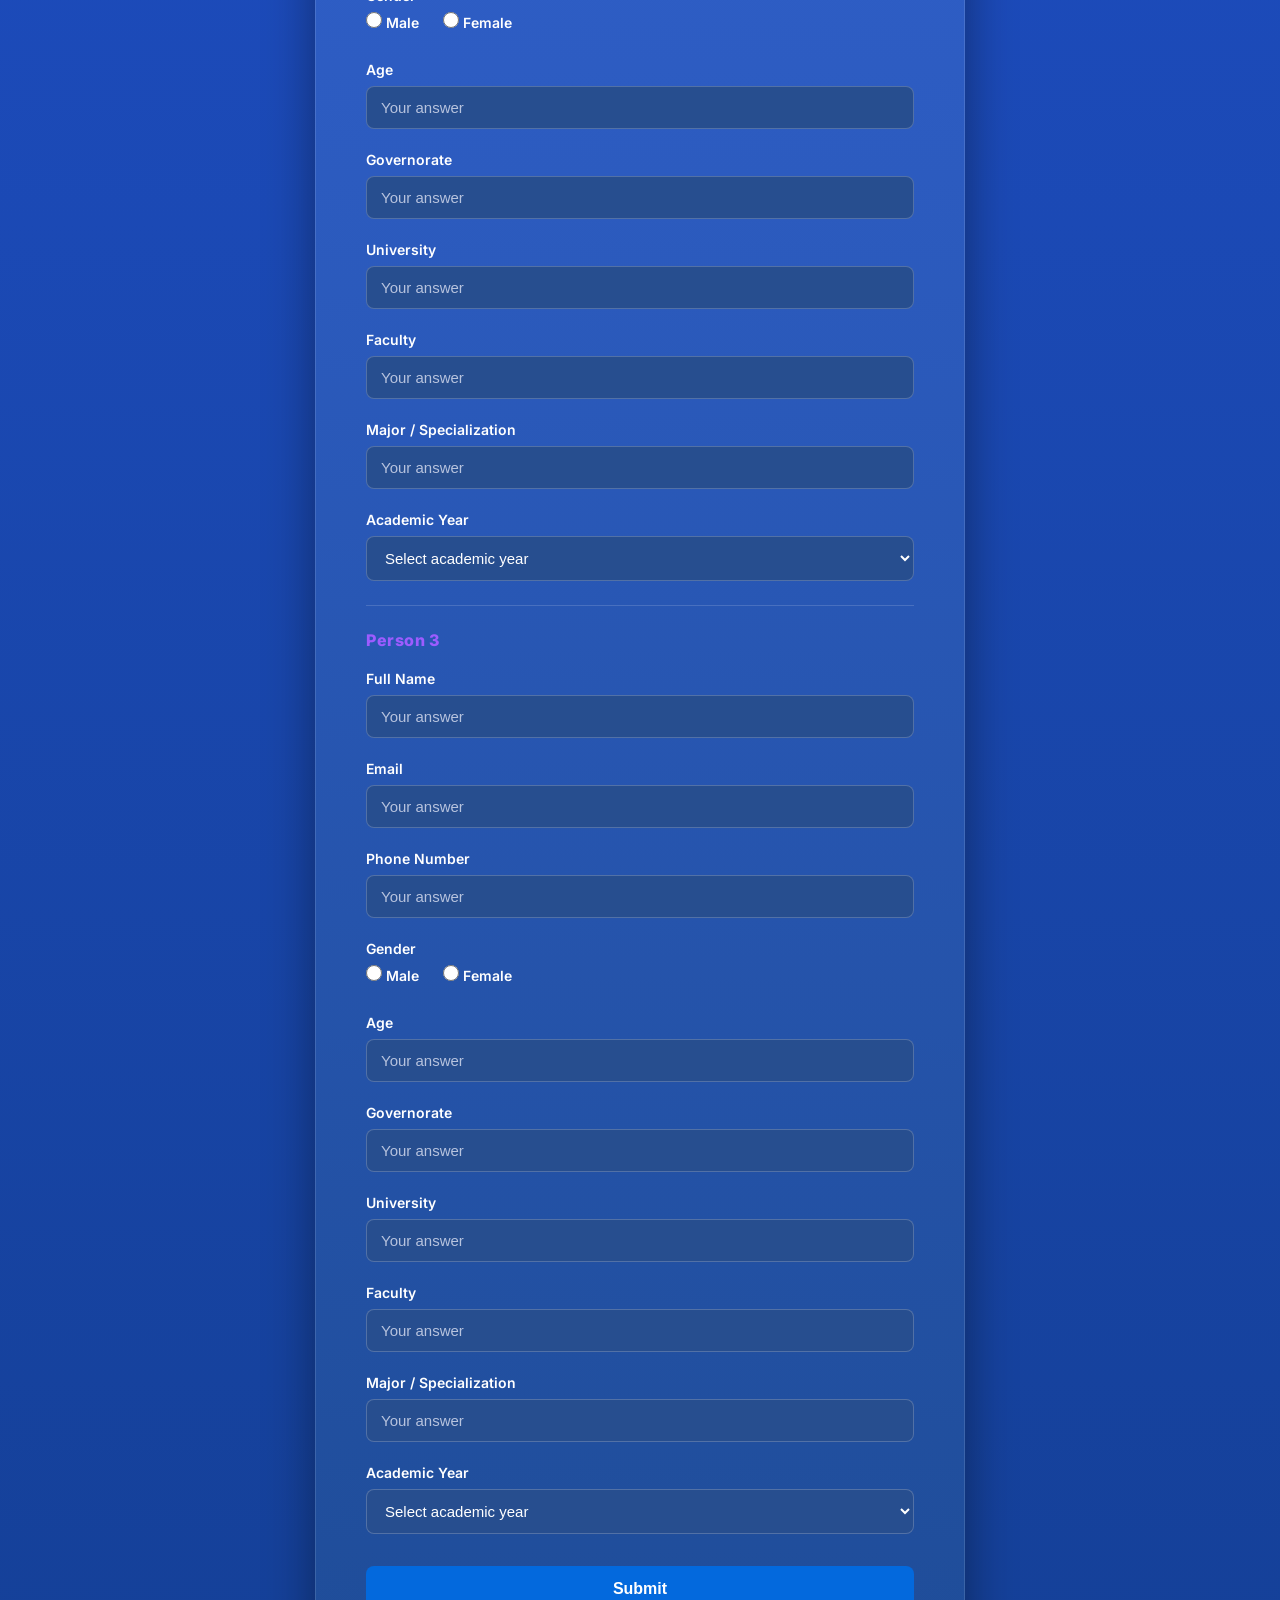
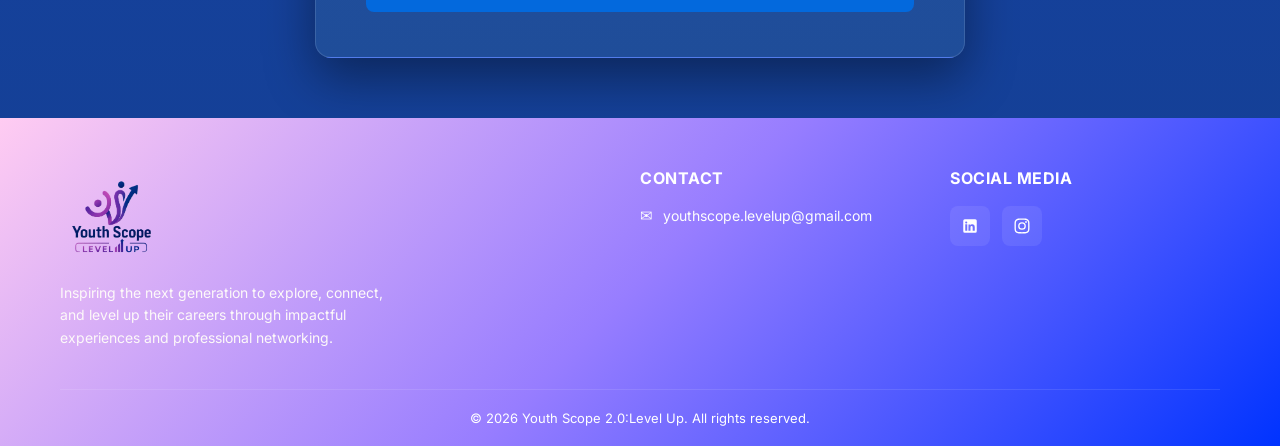
<file: tickets-group3.html>
<!DOCTYPE html>
<html lang="en">
<head>
    <link rel="icon" type="image/png" href="YSlogo.png">
    <meta charset="UTF-8">
    <meta name="viewport" content="width=device-width, initial-scale=1.0">
    <title>Group of 3 Tickets - Youth Scope 2.0:Level Up</title>
    <link href="https://fonts.googleapis.com/css2?family=Inter:wght@400;600;700;800&display=swap" rel="stylesheet">
    <link rel="stylesheet" href="ticketsstyle.css">
</head>
<body>
<header>
    <img src="YSlogo.png" alt="Youth Scope: Level Up" class="eventlogo">
  <button class="menu-toggle" id="menuToggle">☰</button>
  <nav class="nav-links" id="navLinks">
    <a href="index.html"><h4>Home</h4></a>
    <a href="agenda.html"><h4>Agenda</h4></a>
    <a href="workshops.html"><h4>Workshops</h4></a>
    <a href="sponsors.html"><h4>Sponsors</h4></a>
    <a href="tickets.html"><h4>Tickets</h4></a>
  </nav>
</header>

<div class="form-container group-form-container">
  <form id="registrationForm" class="reg-form">
    <h2 class="form-title">Group of 3 Registration</h2>
    <p class="group-price-note">Total: 650 EGP for 3 people</p>

    <div class="person-block">
      <h3 class="person-heading">Person 1</h3>

      <div class="form-group">
        <label for="fullName1">Full Name</label>
        <input type="text" id="fullName1" name="fullName1" placeholder="Your answer" required>
      </div>

      <div class="form-group">
        <label for="email1">Email</label>
        <input type="email" id="email1" name="email1" placeholder="Your answer" required>
      </div>

      <div class="form-group">
        <label for="phone1">Phone Number</label>
        <input type="tel" id="phone1" name="phone1" placeholder="Your answer" required>
      </div>

      <div class="form-group">
        <label>Gender</label>
        <div class="radio-group">
          <label class="radio-option">
            <input type="radio" name="gender1" value="male" required>
            <span>Male</span>
          </label>
          <label class="radio-option">
            <input type="radio" name="gender1" value="female" required>
            <span>Female</span>
          </label>
        </div>
      </div>

      <div class="form-group">
        <label for="age1">Age</label>
        <input type="number" id="age1" name="age1" placeholder="Your answer" required>
      </div>

      <div class="form-group">
        <label for="governorate1">Governorate</label>
        <input type="text" id="governorate1" name="governorate1" placeholder="Your answer" required>
      </div>

      <div class="form-group">
        <label for="university1">University</label>
        <input type="text" id="university1" name="university1" placeholder="Your answer" required>
      </div>

      <div class="form-group">
        <label for="faculty1">Faculty</label>
        <input type="text" id="faculty1" name="faculty1" placeholder="Your answer" required>
      </div>

      <div class="form-group">
        <label for="major1">Major / Specialization</label>
        <input type="text" id="major1" name="major1" placeholder="Your answer" required>
      </div>

      <div class="form-group">
        <label for="academicYear1">Academic Year</label>
        <select id="academicYear1" name="academicYear1" required>
          <option value="" disabled selected>Select academic year</option>
          <option value="1">Freshman</option>
          <option value="2">Sophomore</option>
          <option value="3">Junior</option>
          <option value="4">Senior</option>
        </select>
      </div>
    </div>

    <div class="person-block">
      <h3 class="person-heading">Person 2</h3>

      <div class="form-group">
        <label for="fullName2">Full Name</label>
        <input type="text" id="fullName2" name="fullName2" placeholder="Your answer" required>
      </div>

      <div class="form-group">
        <label for="email2">Email</label>
        <input type="email" id="email2" name="email2" placeholder="Your answer" required>
      </div>

      <div class="form-group">
        <label for="phone2">Phone Number</label>
        <input type="tel" id="phone2" name="phone2" placeholder="Your answer" required>
      </div>

      <div class="form-group">
        <label>Gender</label>
        <div class="radio-group">
          <label class="radio-option">
            <input type="radio" name="gender2" value="male" required>
            <span>Male</span>
          </label>
          <label class="radio-option">
            <input type="radio" name="gender2" value="female" required>
            <span>Female</span>
          </label>
        </div>
      </div>

      <div class="form-group">
        <label for="age2">Age</label>
        <input type="number" id="age2" name="age2" placeholder="Your answer" required>
      </div>

      <div class="form-group">
        <label for="governorate2">Governorate</label>
        <input type="text" id="governorate2" name="governorate2" placeholder="Your answer" required>
      </div>

      <div class="form-group">
        <label for="university2">University</label>
        <input type="text" id="university2" name="university2" placeholder="Your answer" required>
      </div>

      <div class="form-group">
        <label for="faculty2">Faculty</label>
        <input type="text" id="faculty2" name="faculty2" placeholder="Your answer" required>
      </div>

      <div class="form-group">
        <label for="major2">Major / Specialization</label>
        <input type="text" id="major2" name="major2" placeholder="Your answer" required>
      </div>

      <div class="form-group">
        <label for="academicYear2">Academic Year</label>
        <select id="academicYear2" name="academicYear2" required>
          <option value="" disabled selected>Select academic year</option>
          <option value="1">Freshman</option>
          <option value="2">Sophomore</option>
          <option value="3">Junior</option>
          <option value="4">Senior</option>
        </select>
      </div>
    </div>

    <div class="person-block">
      <h3 class="person-heading">Person 3</h3>

      <div class="form-group">
        <label for="fullName3">Full Name</label>
        <input type="text" id="fullName3" name="fullName3" placeholder="Your answer" required>
      </div>

      <div class="form-group">
        <label for="email3">Email</label>
        <input type="email" id="email3" name="email3" placeholder="Your answer" required>
      </div>

      <div class="form-group">
        <label for="phone3">Phone Number</label>
        <input type="tel" id="phone3" name="phone3" placeholder="Your answer" required>
      </div>

      <div class="form-group">
        <label>Gender</label>
        <div class="radio-group">
          <label class="radio-option">
            <input type="radio" name="gender3" value="male" required>
            <span>Male</span>
          </label>
          <label class="radio-option">
            <input type="radio" name="gender3" value="female" required>
            <span>Female</span>
          </label>
        </div>
      </div>

      <div class="form-group">
        <label for="age3">Age</label>
        <input type="number" id="age3" name="age3" placeholder="Your answer" required>
      </div>

      <div class="form-group">
        <label for="governorate3">Governorate</label>
        <input type="text" id="governorate3" name="governorate3" placeholder="Your answer" required>
      </div>

      <div class="form-group">
        <label for="university3">University</label>
        <input type="text" id="university3" name="university3" placeholder="Your answer" required>
      </div>

      <div class="form-group">
        <label for="faculty3">Faculty</label>
        <input type="text" id="faculty3" name="faculty3" placeholder="Your answer" required>
      </div>

      <div class="form-group">
        <label for="major3">Major / Specialization</label>
        <input type="text" id="major3" name="major3" placeholder="Your answer" required>
      </div>

      <div class="form-group">
        <label for="academicYear3">Academic Year</label>
        <select id="academicYear3" name="academicYear3" required>
          <option value="" disabled selected>Select academic year</option>
          <option value="1">Freshman</option>
          <option value="2">Sophomore</option>
          <option value="3">Junior</option>
          <option value="4">Senior</option>
        </select>
      </div>
    </div>

    <button type="submit" class="submit-btn">Submit</button>
  </form>
</div>

<div id="successModal" class="modal-overlay">
  <div class="modal-box">
    <div class="checkmark-circle">
      <svg viewBox="0 0 52 52" class="checkmark">
        <circle class="checkmark-circle-bg" cx="26" cy="26" r="25" fill="none"/>
        <path class="checkmark-check" fill="none" d="M14.1 27.2l7.1 7.2 16.7-16.8"/>
      </svg>
    </div>
    <h3>Success!</h3>
    <p>Your group registration has been submitted. Each person will receive their own confirmation email with their ticket.</p>
    <button id="closeModalBtn" class="modal-btn">OK</button>
  </div>
</div>

<div id="errorModal" class="modal-overlay">
  <div class="modal-box">
    <div class="error-icon">⚠️</div>
    <h3>Oops!</h3>
    <p id="errorModalText">Something went wrong.</p>
    <button id="closeErrorModalBtn" class="modal-btn">OK</button>
  </div>
</div>


<footer class="site-footer">
  <div class="footer-content">
    <div class="footer-col footer-about">
      <img src="YSlogo.png" alt="youth scope" class="footer-logo">
      <p>
        Inspiring the next generation to explore, connect, and level up their careers through impactful experiences and professional networking.
      </p>
    </div>

    <div class="footer-col">
      <h4>CONTACT</h4>
      <p class="footer-contact">
        <span class="icon">✉</span> youthscope.levelup@gmail.com
      </p>
    </div>

    <div class="footer-col">
      <h4>SOCIAL MEDIA</h4>
      <div class="social-icons">
        <a href="https://www.linkedin.com/in/youthscope-levelup" class="social-icon">
          <svg width="18" height="18" viewBox="0 0 24 24" fill="white"><path d="M19 3a2 2 0 012 2v14a2 2 0 01-2 2H5a2 2 0 01-2-2V5a2 2 0 012-2h14zM8.34 18.34V9.75H5.67v8.59h2.67zM7 8.6c.86 0 1.4-.57 1.4-1.28-.02-.73-.54-1.28-1.38-1.28-.84 0-1.4.55-1.4 1.28 0 .71.54 1.28 1.36 1.28H7zm11.34 9.74v-4.79c0-2.56-1.37-3.76-3.2-3.76-1.47 0-2.13.81-2.5 1.38v-1.18h-2.67c.04.75 0 8.35 0 8.35h2.67v-4.66c0-.25.02-.5.09-.68.2-.5.66-1.03 1.43-1.03 1.01 0 1.41.77 1.41 1.9v4.47h2.77z"/></svg>
        </a>
        <a href="https://www.instagram.com/youthscope.levelup" class="social-icon">
          <svg width="18" height="18" viewBox="0 0 24 24" fill="white"><path d="M12 2c-2.72 0-3.06.01-4.12.06-1.06.05-1.79.22-2.43.47-.66.26-1.22.6-1.77 1.16-.56.55-.9 1.11-1.16 1.77-.25.64-.42 1.37-.47 2.43C2 8.94 2 9.28 2 12s.01 3.06.06 4.12c.05 1.06.22 1.79.47 2.43.26.66.6 1.22 1.16 1.77.55.56 1.11.9 1.77 1.16.64.25 1.37.42 2.43.47C8.94 22 9.28 22 12 22s3.06-.01 4.12-.06c1.06-.05 1.79-.22 2.43-.47.66-.26 1.22-.6 1.77-1.16.56-.55.9-1.11 1.16-1.77.25-.64.42-1.37.47-2.43.05-1.06.06-1.4.06-4.12s-.01-3.06-.06-4.12c-.05-1.06-.22-1.79-.47-2.43-.26-.66-.6-1.22-1.16-1.77-.55-.56-1.11-.9-1.77-1.16-.64-.25-1.37-.42-2.43-.47C15.06 2 14.72 2 12 2zm0 1.8c2.67 0 2.99.01 4.04.06.98.04 1.5.21 1.86.35.47.18.8.4 1.15.75.35.35.57.68.75 1.15.14.36.31.88.35 1.86.05 1.05.06 1.37.06 4.04s-.01 2.99-.06 4.04c-.04.98-.21 1.5-.35 1.86-.18.47-.4.8-.75 1.15-.35.35-.68.57-1.15.75-.36.14-.88.31-1.86.35-1.05.05-1.37.06-4.04.06s-2.99-.01-4.04-.06c-.98-.04-1.5-.21-1.86-.35-.47-.18-.8-.4-1.15-.75-.35-.35-.57-.68-.75-1.15-.14-.36-.31-.88-.35-1.86C3.8 14.99 3.8 14.67 3.8 12s.01-2.99.06-4.04c.04-.98.21-1.5.35-1.86.18-.47.4-.8.75-1.15.35-.35.68-.57 1.15-.75.36-.14.88-.31 1.86-.35C9.01 3.8 9.33 3.8 12 3.8zm0 3.06a5.14 5.14 0 100 10.28 5.14 5.14 0 000-10.28zm0 8.48a3.34 3.34 0 110-6.68 3.34 3.34 0 010 6.68zm6.54-8.68a1.2 1.2 0 11-2.4 0 1.2 1.2 0 012.4 0z"/></svg>
        </a>
      </div>
    </div>
  </div>

  <div class="footer-bottom">
    <p>© 2026 Youth Scope 2.0:Level Up. All rights reserved.</p>
  </div>
</footer>

<script>
  document.getElementById("menuToggle")?.addEventListener("click", function () {
    document.getElementById("navLinks")?.classList.toggle("active");
  });
</script>
<script src="ticketsgroup3script.js"></script>
</body>
</html>
</file>
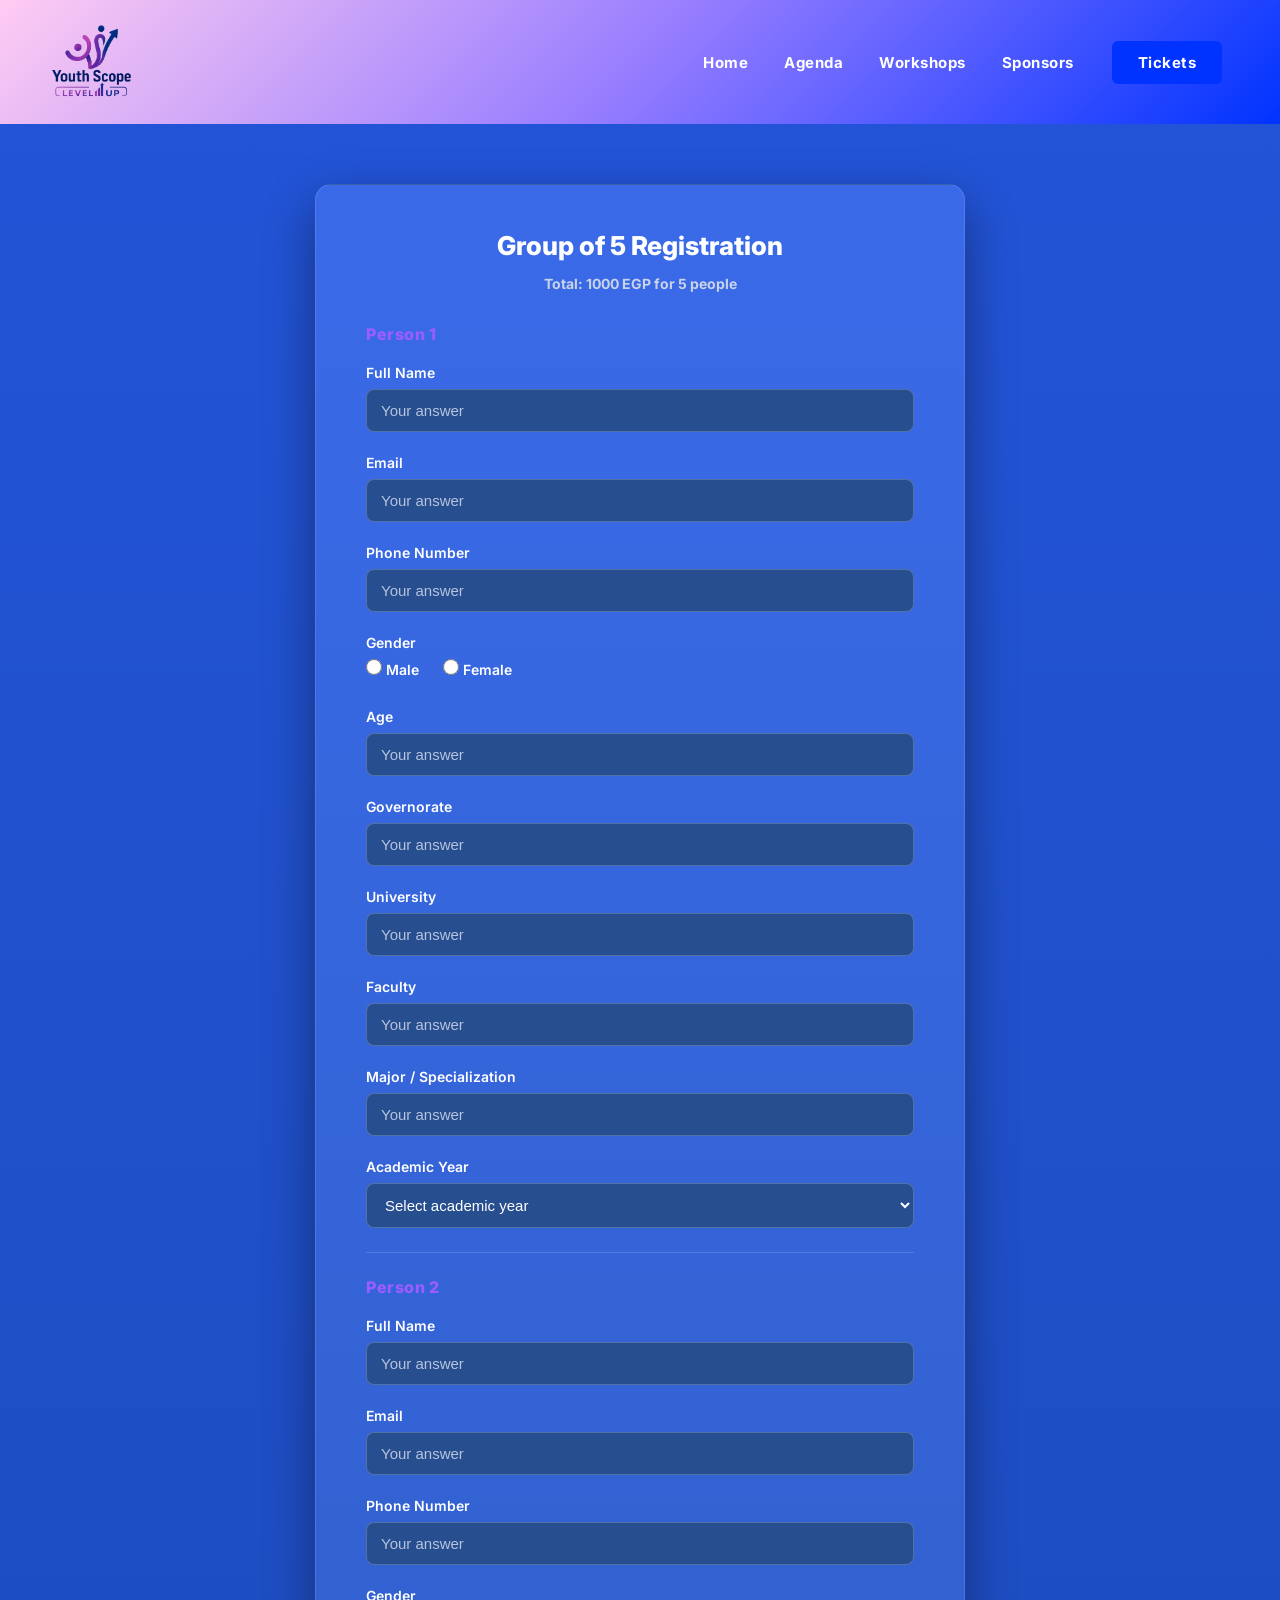
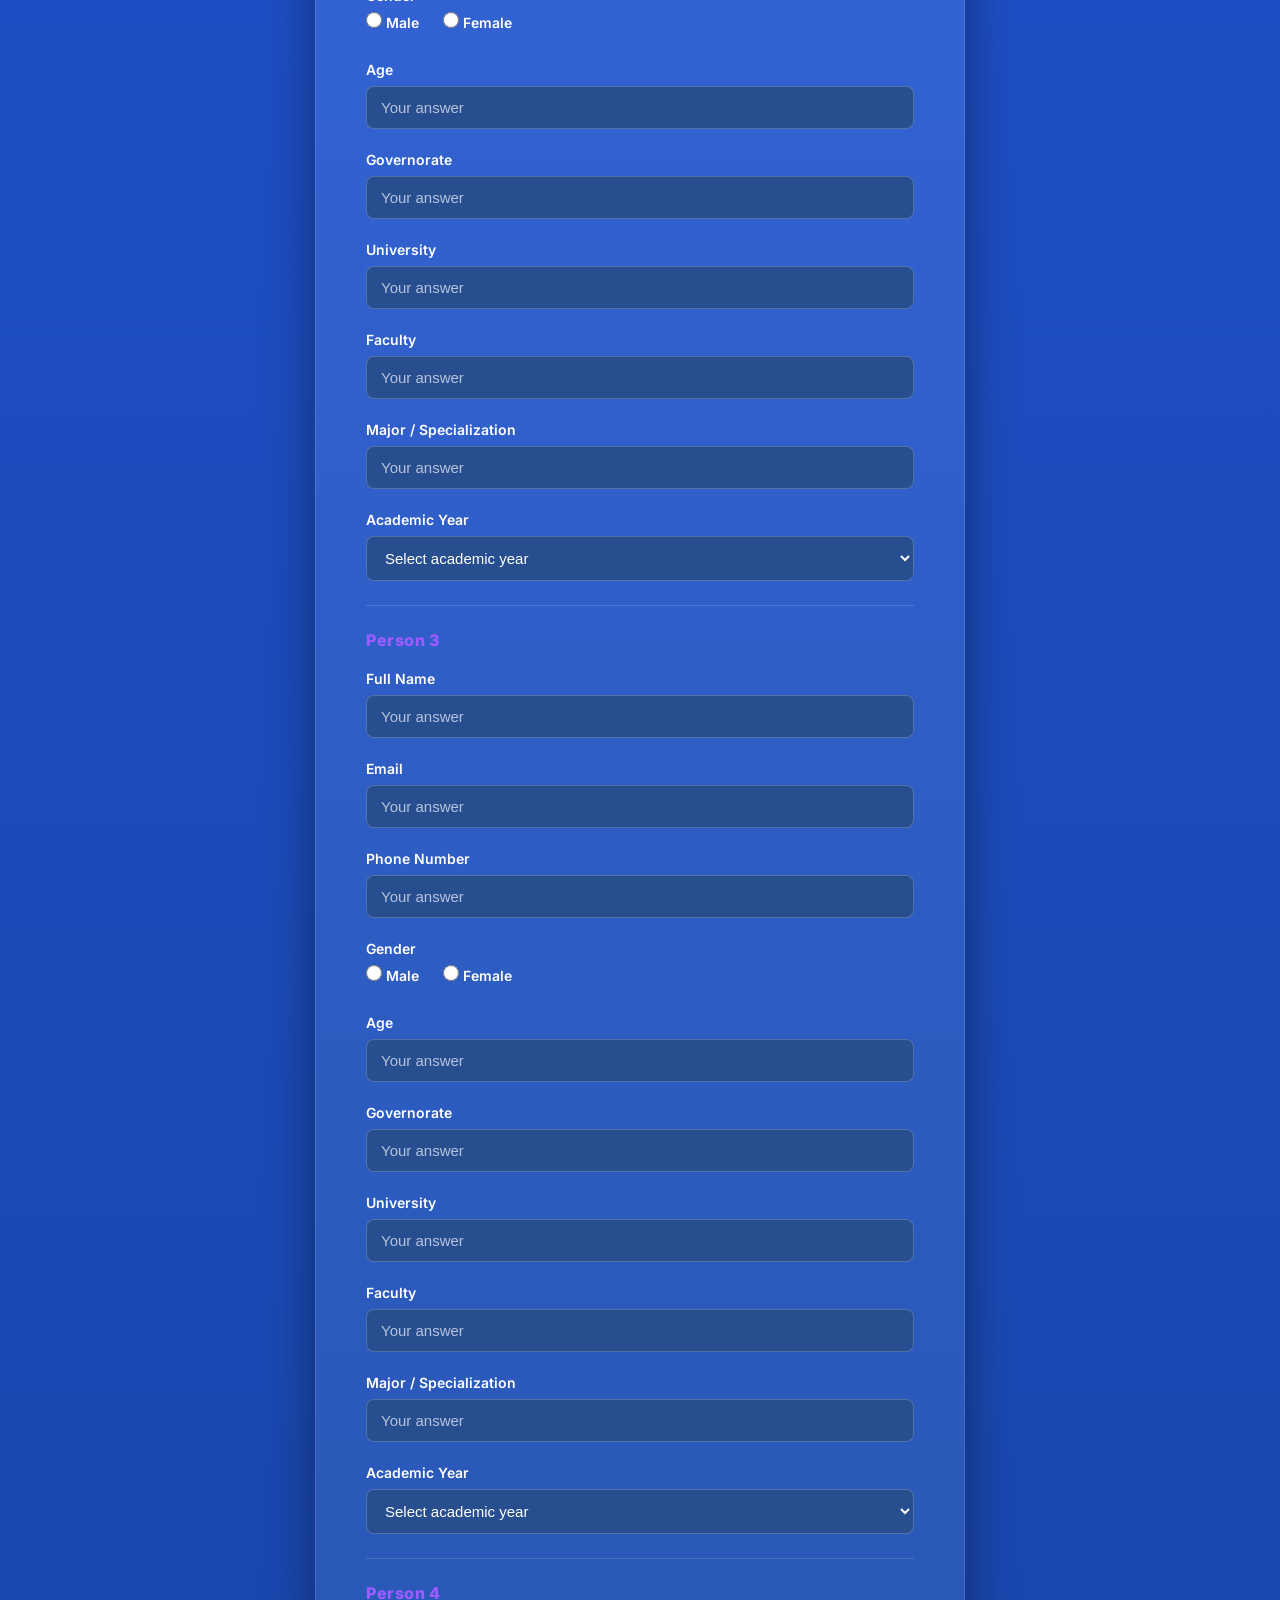
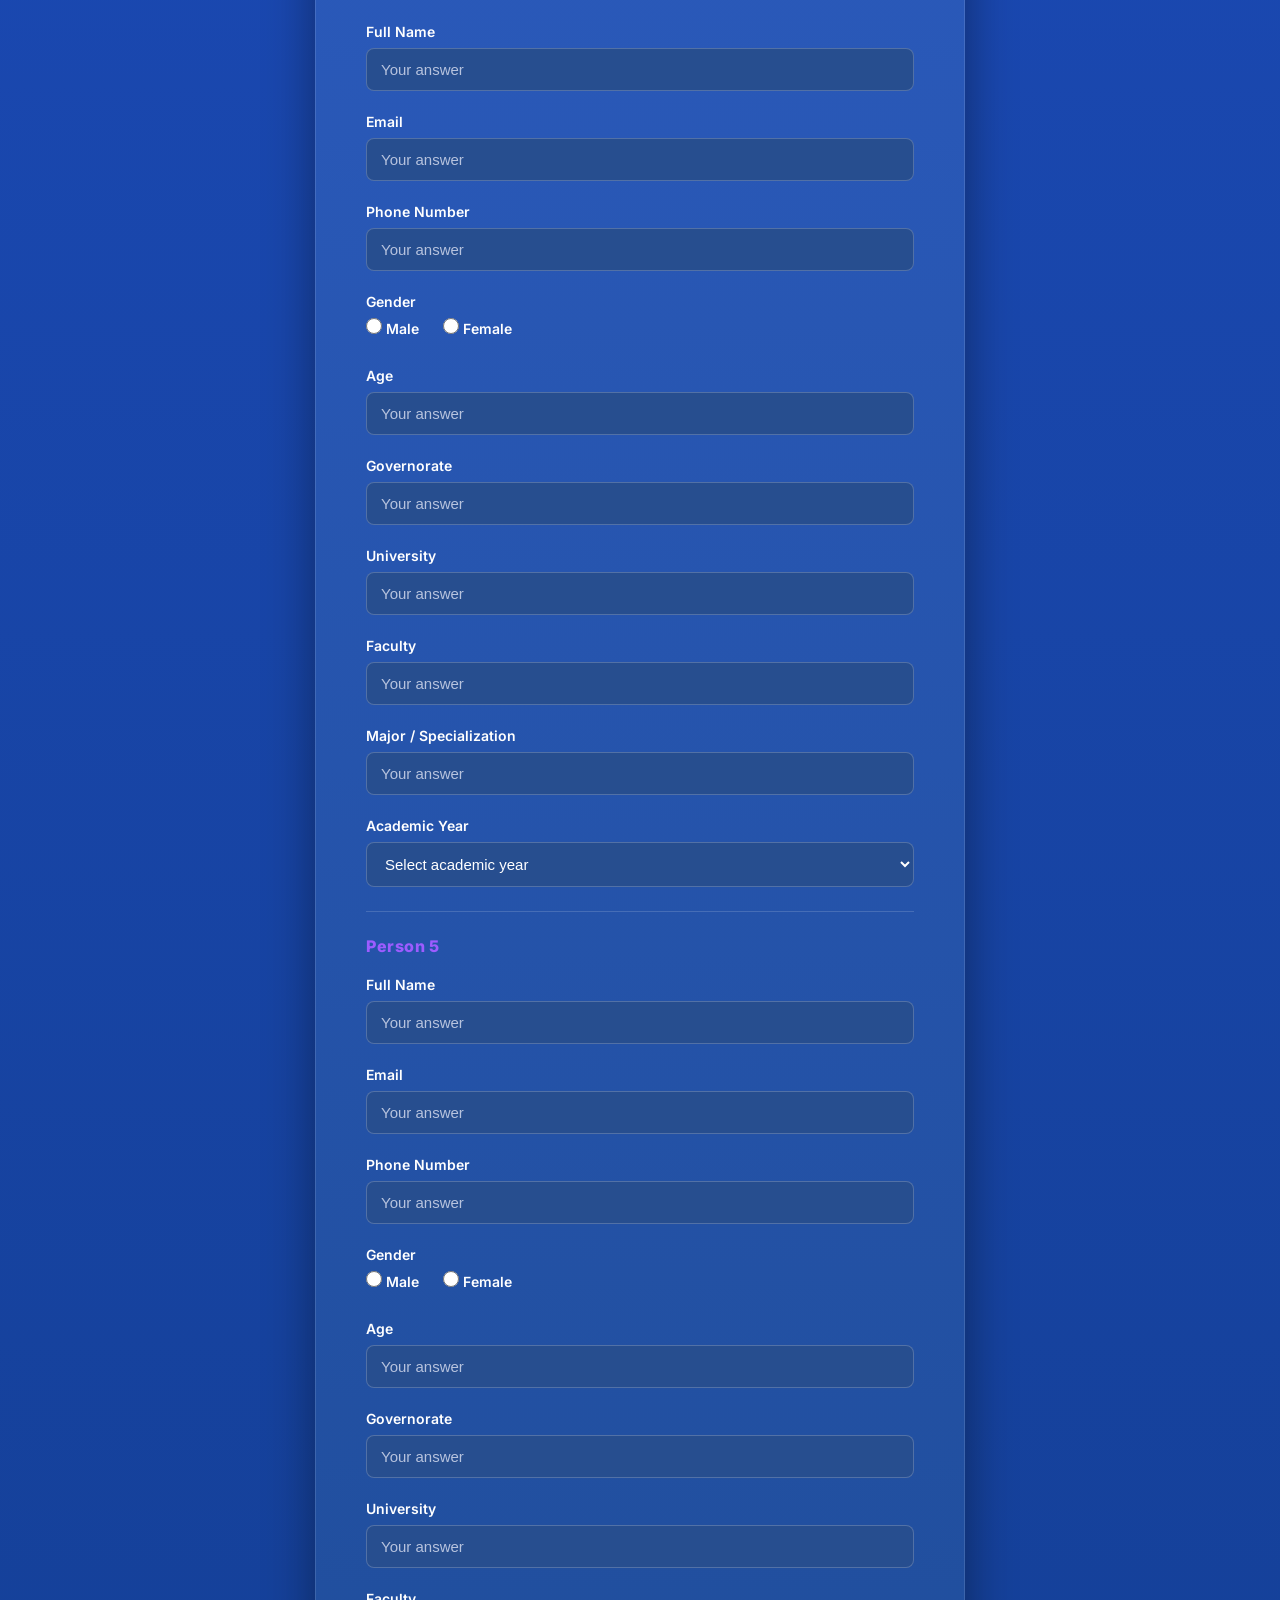
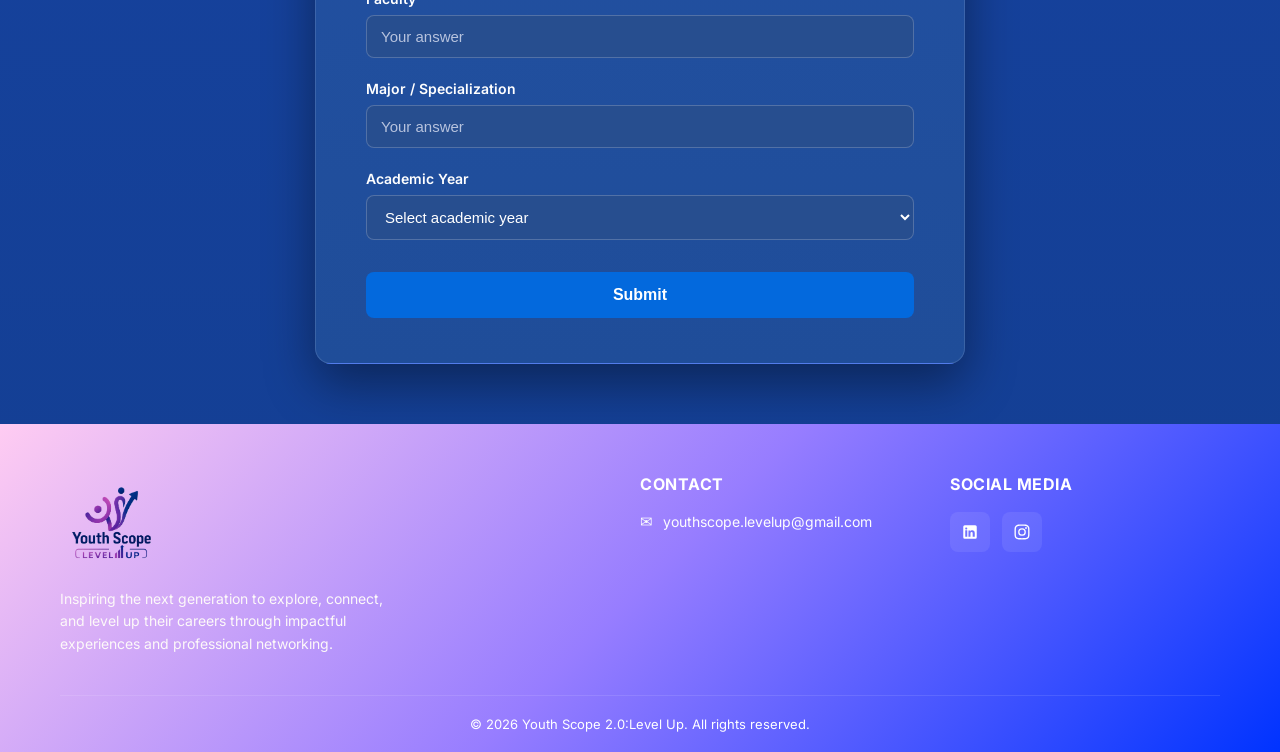
<file: tickets-group5.html>
<!DOCTYPE html>
<html lang="en">
<head>
    <link rel="icon" type="image/png" href="YSlogo.png">
    <meta charset="UTF-8">
    <meta name="viewport" content="width=device-width, initial-scale=1.0">
    <title>Group of 5 Tickets - Youth Scope 2.0:Level Up</title>
    <link href="https://fonts.googleapis.com/css2?family=Inter:wght@400;600;700;800&display=swap" rel="stylesheet">
    <link rel="stylesheet" href="ticketsstyle.css">
</head>
<body>
<header>
    <img src="YSlogo.png" alt="Youth Scope: Level Up" class="eventlogo">
  <button class="menu-toggle" id="menuToggle">☰</button>
  <nav class="nav-links" id="navLinks">
    <a href="index.html"><h4>Home</h4></a>
    <a href="agenda.html"><h4>Agenda</h4></a>
    <a href="workshops.html"><h4>Workshops</h4></a>
    <a href="sponsors.html"><h4>Sponsors</h4></a>
    <a href="tickets.html"><h4>Tickets</h4></a>
  </nav>
</header>

<div class="form-container group-form-container">
  <form id="registrationForm" class="reg-form">
    <h2 class="form-title">Group of 5 Registration</h2>
    <p class="group-price-note">Total: 1000 EGP for 5 people</p>

    <div class="person-block">
      <h3 class="person-heading">Person 1</h3>

      <div class="form-group">
        <label for="fullName1">Full Name</label>
        <input type="text" id="fullName1" name="fullName1" placeholder="Your answer" required>
      </div>

      <div class="form-group">
        <label for="email1">Email</label>
        <input type="email" id="email1" name="email1" placeholder="Your answer" required>
      </div>

      <div class="form-group">
        <label for="phone1">Phone Number</label>
        <input type="tel" id="phone1" name="phone1" placeholder="Your answer" required>
      </div>

      <div class="form-group">
        <label>Gender</label>
        <div class="radio-group">
          <label class="radio-option">
            <input type="radio" name="gender1" value="male" required>
            <span>Male</span>
          </label>
          <label class="radio-option">
            <input type="radio" name="gender1" value="female" required>
            <span>Female</span>
          </label>
        </div>
      </div>

      <div class="form-group">
        <label for="age1">Age</label>
        <input type="number" id="age1" name="age1" placeholder="Your answer" required>
      </div>

      <div class="form-group">
        <label for="governorate1">Governorate</label>
        <input type="text" id="governorate1" name="governorate1" placeholder="Your answer" required>
      </div>

      <div class="form-group">
        <label for="university1">University</label>
        <input type="text" id="university1" name="university1" placeholder="Your answer" required>
      </div>

      <div class="form-group">
        <label for="faculty1">Faculty</label>
        <input type="text" id="faculty1" name="faculty1" placeholder="Your answer" required>
      </div>

      <div class="form-group">
        <label for="major1">Major / Specialization</label>
        <input type="text" id="major1" name="major1" placeholder="Your answer" required>
      </div>

      <div class="form-group">
        <label for="academicYear1">Academic Year</label>
        <select id="academicYear1" name="academicYear1" required>
          <option value="" disabled selected>Select academic year</option>
          <option value="1">Freshman</option>
          <option value="2">Sophomore</option>
          <option value="3">Junior</option>
          <option value="4">Senior</option>
        </select>
      </div>
    </div>

    <div class="person-block">
      <h3 class="person-heading">Person 2</h3>

      <div class="form-group">
        <label for="fullName2">Full Name</label>
        <input type="text" id="fullName2" name="fullName2" placeholder="Your answer" required>
      </div>

      <div class="form-group">
        <label for="email2">Email</label>
        <input type="email" id="email2" name="email2" placeholder="Your answer" required>
      </div>

      <div class="form-group">
        <label for="phone2">Phone Number</label>
        <input type="tel" id="phone2" name="phone2" placeholder="Your answer" required>
      </div>

      <div class="form-group">
        <label>Gender</label>
        <div class="radio-group">
          <label class="radio-option">
            <input type="radio" name="gender2" value="male" required>
            <span>Male</span>
          </label>
          <label class="radio-option">
            <input type="radio" name="gender2" value="female" required>
            <span>Female</span>
          </label>
        </div>
      </div>

      <div class="form-group">
        <label for="age2">Age</label>
        <input type="number" id="age2" name="age2" placeholder="Your answer" required>
      </div>

      <div class="form-group">
        <label for="governorate2">Governorate</label>
        <input type="text" id="governorate2" name="governorate2" placeholder="Your answer" required>
      </div>

      <div class="form-group">
        <label for="university2">University</label>
        <input type="text" id="university2" name="university2" placeholder="Your answer" required>
      </div>

      <div class="form-group">
        <label for="faculty2">Faculty</label>
        <input type="text" id="faculty2" name="faculty2" placeholder="Your answer" required>
      </div>

      <div class="form-group">
        <label for="major2">Major / Specialization</label>
        <input type="text" id="major2" name="major2" placeholder="Your answer" required>
      </div>

      <div class="form-group">
        <label for="academicYear2">Academic Year</label>
        <select id="academicYear2" name="academicYear2" required>
          <option value="" disabled selected>Select academic year</option>
          <option value="1">Freshman</option>
          <option value="2">Sophomore</option>
          <option value="3">Junior</option>
          <option value="4">Senior</option>
        </select>
      </div>
    </div>

    <div class="person-block">
      <h3 class="person-heading">Person 3</h3>

      <div class="form-group">
        <label for="fullName3">Full Name</label>
        <input type="text" id="fullName3" name="fullName3" placeholder="Your answer" required>
      </div>

      <div class="form-group">
        <label for="email3">Email</label>
        <input type="email" id="email3" name="email3" placeholder="Your answer" required>
      </div>

      <div class="form-group">
        <label for="phone3">Phone Number</label>
        <input type="tel" id="phone3" name="phone3" placeholder="Your answer" required>
      </div>

      <div class="form-group">
        <label>Gender</label>
        <div class="radio-group">
          <label class="radio-option">
            <input type="radio" name="gender3" value="male" required>
            <span>Male</span>
          </label>
          <label class="radio-option">
            <input type="radio" name="gender3" value="female" required>
            <span>Female</span>
          </label>
        </div>
      </div>

      <div class="form-group">
        <label for="age3">Age</label>
        <input type="number" id="age3" name="age3" placeholder="Your answer" required>
      </div>

      <div class="form-group">
        <label for="governorate3">Governorate</label>
        <input type="text" id="governorate3" name="governorate3" placeholder="Your answer" required>
      </div>

      <div class="form-group">
        <label for="university3">University</label>
        <input type="text" id="university3" name="university3" placeholder="Your answer" required>
      </div>

      <div class="form-group">
        <label for="faculty3">Faculty</label>
        <input type="text" id="faculty3" name="faculty3" placeholder="Your answer" required>
      </div>

      <div class="form-group">
        <label for="major3">Major / Specialization</label>
        <input type="text" id="major3" name="major3" placeholder="Your answer" required>
      </div>

      <div class="form-group">
        <label for="academicYear3">Academic Year</label>
        <select id="academicYear3" name="academicYear3" required>
          <option value="" disabled selected>Select academic year</option>
          <option value="1">Freshman</option>
          <option value="2">Sophomore</option>
          <option value="3">Junior</option>
          <option value="4">Senior</option>
        </select>
      </div>
    </div>

    <div class="person-block">
      <h3 class="person-heading">Person 4</h3>

      <div class="form-group">
        <label for="fullName4">Full Name</label>
        <input type="text" id="fullName4" name="fullName4" placeholder="Your answer" required>
      </div>

      <div class="form-group">
        <label for="email4">Email</label>
        <input type="email" id="email4" name="email4" placeholder="Your answer" required>
      </div>

      <div class="form-group">
        <label for="phone4">Phone Number</label>
        <input type="tel" id="phone4" name="phone4" placeholder="Your answer" required>
      </div>

      <div class="form-group">
        <label>Gender</label>
        <div class="radio-group">
          <label class="radio-option">
            <input type="radio" name="gender4" value="male" required>
            <span>Male</span>
          </label>
          <label class="radio-option">
            <input type="radio" name="gender4" value="female" required>
            <span>Female</span>
          </label>
        </div>
      </div>

      <div class="form-group">
        <label for="age4">Age</label>
        <input type="number" id="age4" name="age4" placeholder="Your answer" required>
      </div>

      <div class="form-group">
        <label for="governorate4">Governorate</label>
        <input type="text" id="governorate4" name="governorate4" placeholder="Your answer" required>
      </div>

      <div class="form-group">
        <label for="university4">University</label>
        <input type="text" id="university4" name="university4" placeholder="Your answer" required>
      </div>

      <div class="form-group">
        <label for="faculty4">Faculty</label>
        <input type="text" id="faculty4" name="faculty4" placeholder="Your answer" required>
      </div>

      <div class="form-group">
        <label for="major4">Major / Specialization</label>
        <input type="text" id="major4" name="major4" placeholder="Your answer" required>
      </div>

      <div class="form-group">
        <label for="academicYear4">Academic Year</label>
        <select id="academicYear4" name="academicYear4" required>
          <option value="" disabled selected>Select academic year</option>
          <option value="1">Freshman</option>
          <option value="2">Sophomore</option>
          <option value="3">Junior</option>
          <option value="4">Senior</option>
        </select>
      </div>
    </div>

    <div class="person-block">
      <h3 class="person-heading">Person 5</h3>

      <div class="form-group">
        <label for="fullName5">Full Name</label>
        <input type="text" id="fullName5" name="fullName5" placeholder="Your answer" required>
      </div>

      <div class="form-group">
        <label for="email5">Email</label>
        <input type="email" id="email5" name="email5" placeholder="Your answer" required>
      </div>

      <div class="form-group">
        <label for="phone5">Phone Number</label>
        <input type="tel" id="phone5" name="phone5" placeholder="Your answer" required>
      </div>

      <div class="form-group">
        <label>Gender</label>
        <div class="radio-group">
          <label class="radio-option">
            <input type="radio" name="gender5" value="male" required>
            <span>Male</span>
          </label>
          <label class="radio-option">
            <input type="radio" name="gender5" value="female" required>
            <span>Female</span>
          </label>
        </div>
      </div>

      <div class="form-group">
        <label for="age5">Age</label>
        <input type="number" id="age5" name="age5" placeholder="Your answer" required>
      </div>

      <div class="form-group">
        <label for="governorate5">Governorate</label>
        <input type="text" id="governorate5" name="governorate5" placeholder="Your answer" required>
      </div>

      <div class="form-group">
        <label for="university5">University</label>
        <input type="text" id="university5" name="university5" placeholder="Your answer" required>
      </div>

      <div class="form-group">
        <label for="faculty5">Faculty</label>
        <input type="text" id="faculty5" name="faculty5" placeholder="Your answer" required>
      </div>

      <div class="form-group">
        <label for="major5">Major / Specialization</label>
        <input type="text" id="major5" name="major5" placeholder="Your answer" required>
      </div>

      <div class="form-group">
        <label for="academicYear5">Academic Year</label>
        <select id="academicYear5" name="academicYear5" required>
          <option value="" disabled selected>Select academic year</option>
          <option value="1">Freshman</option>
          <option value="2">Sophomore</option>
          <option value="3">Junior</option>
          <option value="4">Senior</option>
        </select>
      </div>
    </div>

    <button type="submit" class="submit-btn">Submit</button>
  </form>
</div>

<div id="successModal" class="modal-overlay">
  <div class="modal-box">
    <div class="checkmark-circle">
      <svg viewBox="0 0 52 52" class="checkmark">
        <circle class="checkmark-circle-bg" cx="26" cy="26" r="25" fill="none"/>
        <path class="checkmark-check" fill="none" d="M14.1 27.2l7.1 7.2 16.7-16.8"/>
      </svg>
    </div>
    <h3>Success!</h3>
    <p>Your group registration has been submitted. Each person will receive their own confirmation email with their ticket.</p>
    <button id="closeModalBtn" class="modal-btn">OK</button>
  </div>
</div>

<div id="errorModal" class="modal-overlay">
  <div class="modal-box">
    <div class="error-icon">⚠️</div>
    <h3>Oops!</h3>
    <p id="errorModalText">Something went wrong.</p>
    <button id="closeErrorModalBtn" class="modal-btn">OK</button>
  </div>
</div>


<footer class="site-footer">
  <div class="footer-content">
    <div class="footer-col footer-about">
      <img src="YSlogo.png" alt="youth scope" class="footer-logo">
      <p>
        Inspiring the next generation to explore, connect, and level up their careers through impactful experiences and professional networking.
      </p>
    </div>

    <div class="footer-col">
      <h4>CONTACT</h4>
      <p class="footer-contact">
        <span class="icon">✉</span> youthscope.levelup@gmail.com
      </p>
    </div>

    <div class="footer-col">
      <h4>SOCIAL MEDIA</h4>
      <div class="social-icons">
        <a href="https://www.linkedin.com/in/youthscope-levelup" class="social-icon">
          <svg width="18" height="18" viewBox="0 0 24 24" fill="white"><path d="M19 3a2 2 0 012 2v14a2 2 0 01-2 2H5a2 2 0 01-2-2V5a2 2 0 012-2h14zM8.34 18.34V9.75H5.67v8.59h2.67zM7 8.6c.86 0 1.4-.57 1.4-1.28-.02-.73-.54-1.28-1.38-1.28-.84 0-1.4.55-1.4 1.28 0 .71.54 1.28 1.36 1.28H7zm11.34 9.74v-4.79c0-2.56-1.37-3.76-3.2-3.76-1.47 0-2.13.81-2.5 1.38v-1.18h-2.67c.04.75 0 8.35 0 8.35h2.67v-4.66c0-.25.02-.5.09-.68.2-.5.66-1.03 1.43-1.03 1.01 0 1.41.77 1.41 1.9v4.47h2.77z"/></svg>
        </a>
        <a href="https://www.instagram.com/youthscope.levelup" class="social-icon">
          <svg width="18" height="18" viewBox="0 0 24 24" fill="white"><path d="M12 2c-2.72 0-3.06.01-4.12.06-1.06.05-1.79.22-2.43.47-.66.26-1.22.6-1.77 1.16-.56.55-.9 1.11-1.16 1.77-.25.64-.42 1.37-.47 2.43C2 8.94 2 9.28 2 12s.01 3.06.06 4.12c.05 1.06.22 1.79.47 2.43.26.66.6 1.22 1.16 1.77.55.56 1.11.9 1.77 1.16.64.25 1.37.42 2.43.47C8.94 22 9.28 22 12 22s3.06-.01 4.12-.06c1.06-.05 1.79-.22 2.43-.47.66-.26 1.22-.6 1.77-1.16.56-.55.9-1.11 1.16-1.77.25-.64.42-1.37.47-2.43.05-1.06.06-1.4.06-4.12s-.01-3.06-.06-4.12c-.05-1.06-.22-1.79-.47-2.43-.26-.66-.6-1.22-1.16-1.77-.55-.56-1.11-.9-1.77-1.16-.64-.25-1.37-.42-2.43-.47C15.06 2 14.72 2 12 2zm0 1.8c2.67 0 2.99.01 4.04.06.98.04 1.5.21 1.86.35.47.18.8.4 1.15.75.35.35.57.68.75 1.15.14.36.31.88.35 1.86.05 1.05.06 1.37.06 4.04s-.01 2.99-.06 4.04c-.04.98-.21 1.5-.35 1.86-.18.47-.4.8-.75 1.15-.35.35-.68.57-1.15.75-.36.14-.88.31-1.86.35-1.05.05-1.37.06-4.04.06s-2.99-.01-4.04-.06c-.98-.04-1.5-.21-1.86-.35-.47-.18-.8-.4-1.15-.75-.35-.35-.57-.68-.75-1.15-.14-.36-.31-.88-.35-1.86C3.8 14.99 3.8 14.67 3.8 12s.01-2.99.06-4.04c.04-.98.21-1.5.35-1.86.18-.47.4-.8.75-1.15.35-.35.68-.57 1.15-.75.36-.14.88-.31 1.86-.35C9.01 3.8 9.33 3.8 12 3.8zm0 3.06a5.14 5.14 0 100 10.28 5.14 5.14 0 000-10.28zm0 8.48a3.34 3.34 0 110-6.68 3.34 3.34 0 010 6.68zm6.54-8.68a1.2 1.2 0 11-2.4 0 1.2 1.2 0 012.4 0z"/></svg>
        </a>
      </div>
    </div>
  </div>

  <div class="footer-bottom">
    <p>© 2026 Youth Scope 2.0:Level Up. All rights reserved.</p>
  </div>
</footer>

<script>
  document.getElementById("menuToggle")?.addEventListener("click", function () {
    document.getElementById("navLinks")?.classList.toggle("active");
  });
</script>
<script src="ticketsgroup5script.js"></script>
</body>
</html>
</file>
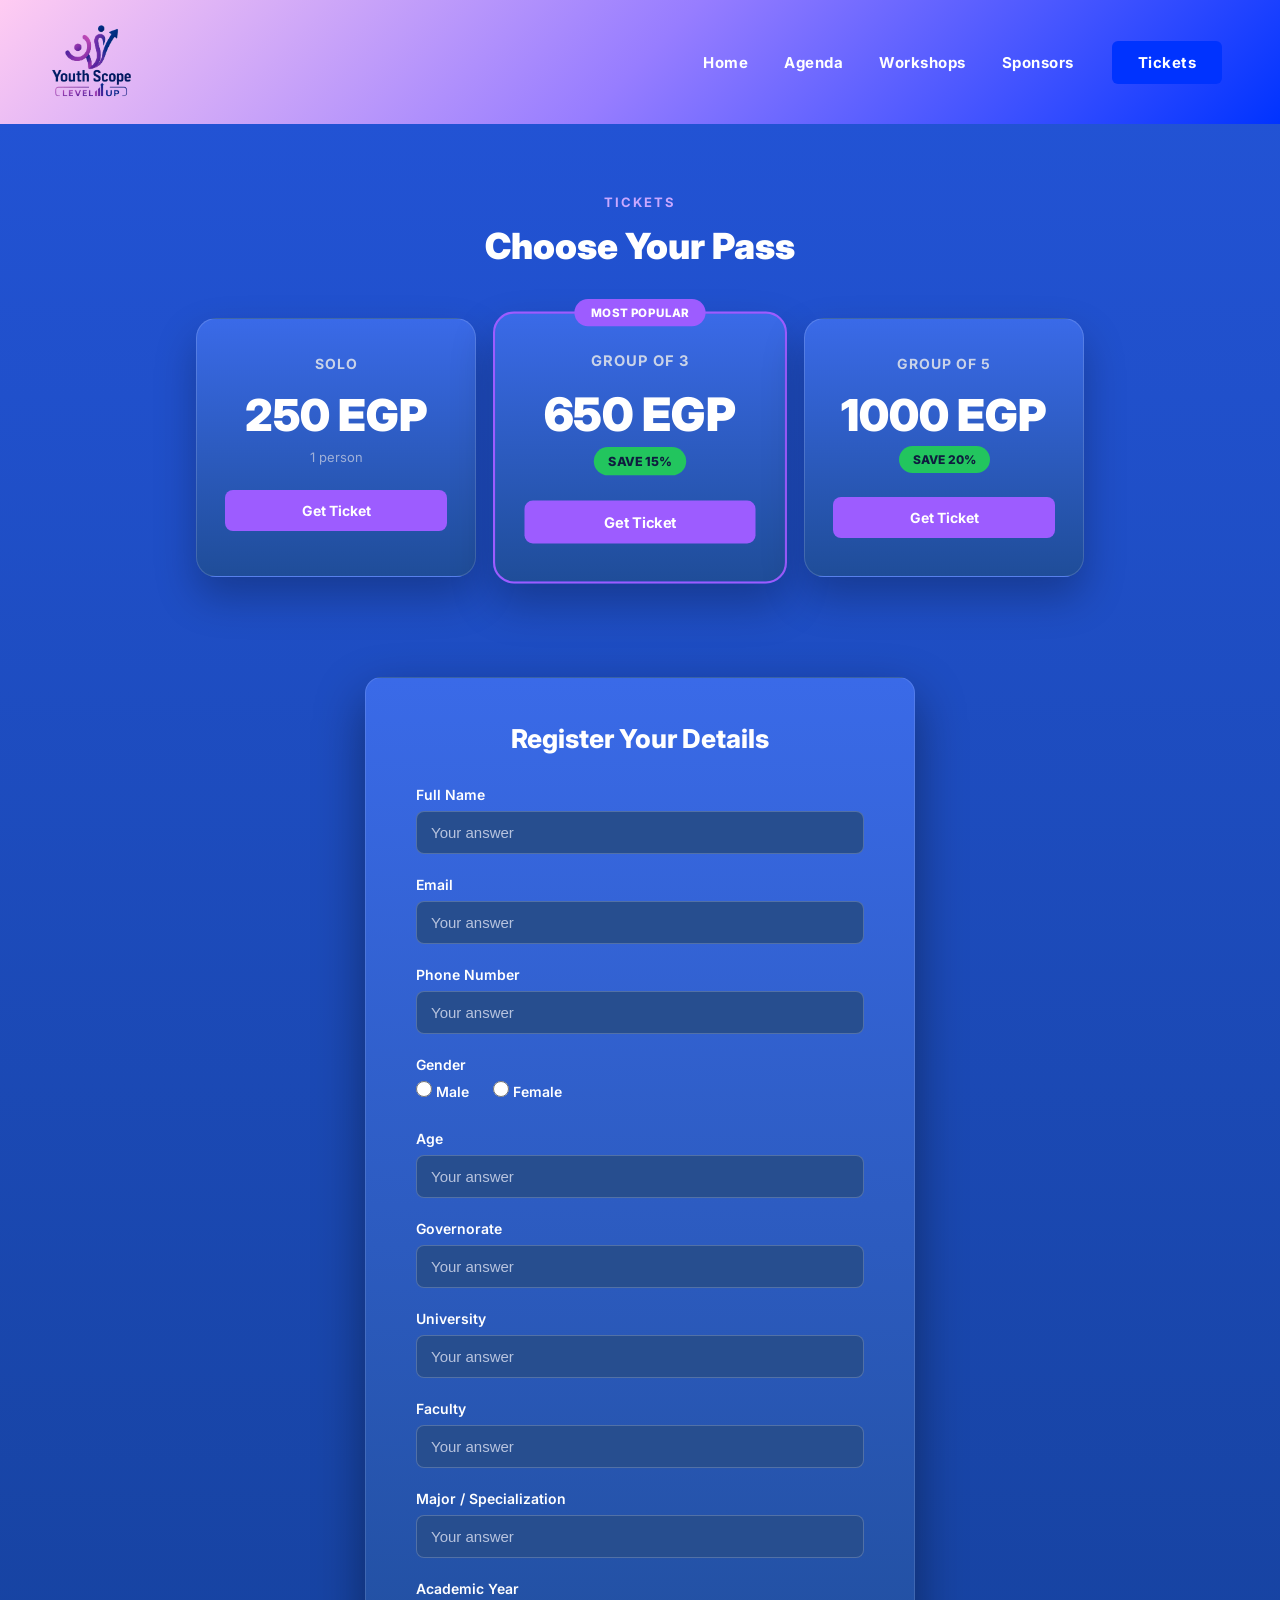
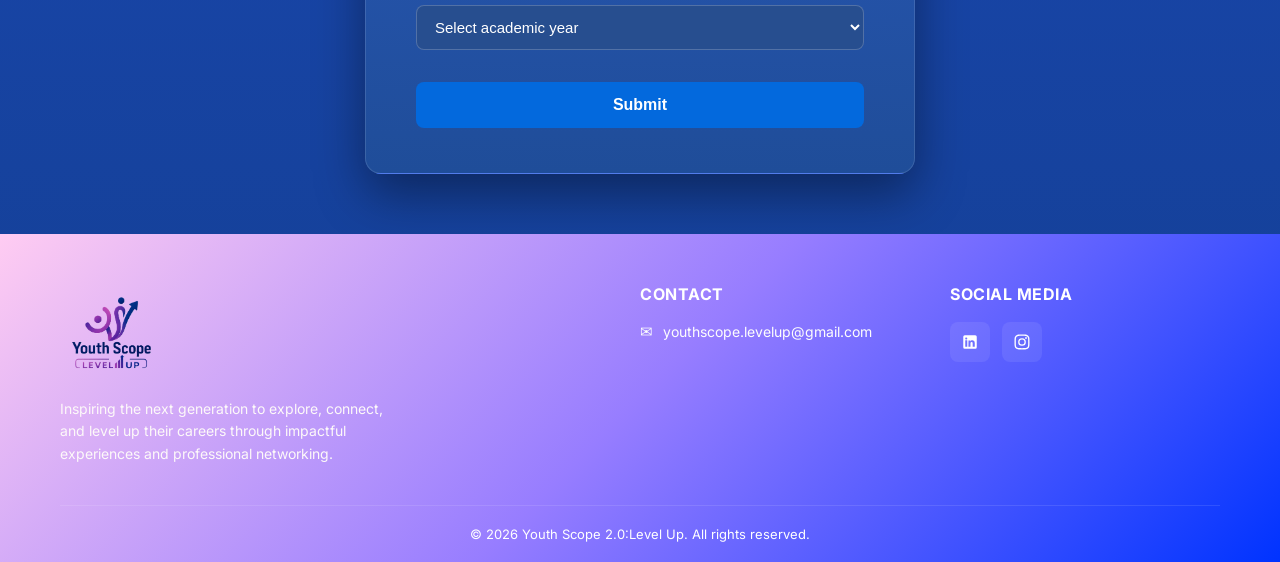
<file: tickets.html>
<!DOCTYPE html>
<html lang="en">
<head>
    <link rel="icon" type="image/png" href="YSlogo.png">
    <meta charset="UTF-8">
    <meta name="viewport" content="width=device-width, initial-scale=1.0">
    <title>Tickets - Youth Scope 2.0:Level Up</title>
        <link href="https://fonts.googleapis.com/css2?family=Inter:wght@400;600;700;800&display=swap" rel="stylesheet">
                <link rel="stylesheet" href="ticketsstyle.css">

</head>
<body>
<header>
    <img src="YSlogo.png" alt="Youth Scope: Level Up" class="eventlogo">
  <button class="menu-toggle" id="menuToggle">☰</button>
  <nav class="nav-links" id="navLinks">
    <a href="index.html"><h4>Home</h4></a>
    <a href="agenda.html"><h4>Agenda</h4></a>
    <a href="workshops.html"><h4>Workshops</h4></a>
    <a href="sponsors.html"><h4>Sponsors</h4></a>
    <a href="tickets.html"><h4>Tickets</h4></a>
  </nav>
</header>

<section class="pricing-section">
  <p class="pricing-label">TICKETS</p>
  <h2 class="pricing-title">Choose Your Pass</h2>

  <div class="pricing-grid">
    <div class="pricing-card">
      <div class="pricing-qty">SOLO</div>
      <div class="pricing-price">250 EGP</div>
      <div class="pricing-sub"><span class="no-save">1 person</span></div>
      <a href="#registrationForm" class="pricing-btn">Get Ticket</a>
    </div>

    <div class="pricing-card popular">
      <div class="pricing-badge">MOST POPULAR</div>
      <div class="pricing-qty">GROUP OF 3</div>
      <div class="pricing-price">650 EGP</div>
      <div class="pricing-sub"><span class="save-tag">SAVE 15%</span></div>
      <a href="tickets-group3.html" class="pricing-btn">Get Ticket</a>
    </div>

    <div class="pricing-card">
      <div class="pricing-qty">GROUP OF 5</div>
      <div class="pricing-price">1000 EGP</div>
      <div class="pricing-sub"><span class="save-tag">SAVE 20%</span></div>
      <a href="tickets-group5.html" class="pricing-btn">Get Ticket</a>
    </div>
  </div>
</section>

<div class="form-container">
  <form id="registrationForm" class="reg-form">
    <h2 class="form-title">Register Your Details</h2>

    <div class="form-group">
      <label for="fullName">Full Name</label>
      <input type="text" id="fullName" name="fullName" placeholder="Your answer" required>
    </div>

    <div class="form-group">
      <label for="email">Email</label>
      <input type="email" id="email" name="email" placeholder="Your answer" required>
    </div>

    <div class="form-group">
      <label for="phone">Phone Number</label>
      <input type="tel" id="phone" name="phone" placeholder="Your answer" required>
    </div>

    <div class="form-group">
      <label>Gender</label>
      <div class="radio-group">
        <label class="radio-option">
          <input type="radio" name="gender" value="male" required>
          <span>Male</span>
        </label>
        <label class="radio-option">
          <input type="radio" name="gender" value="female" required>
          <span>Female</span>
        </label>
      </div>
    </div>

    <div class="form-group">
      <label for="age">Age</label>
      <input type="number" id="age" name="age" placeholder="Your answer" required>
    </div>

    <div class="form-group">
      <label for="governorate">Governorate</label>
      <input type="text" id="governorate" name="governorate" placeholder="Your answer" required>
    </div>

    <div class="form-group">
      <label for="university">University</label>
      <input type="text" id="university" name="university" placeholder="Your answer" required>
    </div>

    <div class="form-group">
      <label for="faculty">Faculty</label>
      <input type="text" id="faculty" name="faculty" placeholder="Your answer" required>
    </div>

    <div class="form-group">
      <label for="major">Major / Specialization</label>
      <input type="text" id="major" name="major" placeholder="Your answer" required>
    </div>

    <div class="form-group">
      <label for="academicYear">Academic Year</label>
      <select id="academicYear" name="academicYear" required>
        <option value="" disabled selected>Select academic year</option>
        <option value="1">Freshman</option>
        <option value="2">Sophomore</option>
        <option value="3">Junior</option>
        <option value="4">Senior</option>
      </select>
    </div>

    <button type="submit" class="submit-btn">Submit</button>
  </form>
</div>

<div id="successModal" class="modal-overlay">
  <div class="modal-box">
    <div class="checkmark-circle">
      <svg viewBox="0 0 52 52" class="checkmark">
        <circle class="checkmark-circle-bg" cx="26" cy="26" r="25" fill="none"/>
        <path class="checkmark-check" fill="none" d="M14.1 27.2l7.1 7.2 16.7-16.8"/>
      </svg>
    </div>
    <h3>Success!</h3>
    <p>Your registration has been submitted. Please check your email for your ticket.</p>
    <button id="closeModalBtn" class="modal-btn">OK</button>
  </div>
</div>

<div id="errorModal" class="modal-overlay">
  <div class="modal-box">
    <div class="error-icon">⚠️</div>
    <h3>Oops!</h3>
    <p id="errorModalText">Something went wrong.</p>
    <button id="closeErrorModalBtn" class="modal-btn">OK</button>
  </div>
</div>


<footer class="site-footer">
  <div class="footer-content">
    <div class="footer-col footer-about">
      <img src="YSlogo.png" alt="youth scope" class="footer-logo">
      <p>
        Inspiring the next generation to explore, connect, and level up their careers through impactful experiences and professional networking.
      </p>
    </div>

    <div class="footer-col">
      <h4>CONTACT</h4>
      <p class="footer-contact">
        <span class="icon">✉</span> youthscope.levelup@gmail.com
      </p>
    </div>

    <div class="footer-col">
      <h4>SOCIAL MEDIA</h4>
      <div class="social-icons">
        <a href="https://www.linkedin.com/in/youthscope-levelup" class="social-icon">
          <svg width="18" height="18" viewBox="0 0 24 24" fill="white"><path d="M19 3a2 2 0 012 2v14a2 2 0 01-2 2H5a2 2 0 01-2-2V5a2 2 0 012-2h14zM8.34 18.34V9.75H5.67v8.59h2.67zM7 8.6c.86 0 1.4-.57 1.4-1.28-.02-.73-.54-1.28-1.38-1.28-.84 0-1.4.55-1.4 1.28 0 .71.54 1.28 1.36 1.28H7zm11.34 9.74v-4.79c0-2.56-1.37-3.76-3.2-3.76-1.47 0-2.13.81-2.5 1.38v-1.18h-2.67c.04.75 0 8.35 0 8.35h2.67v-4.66c0-.25.02-.5.09-.68.2-.5.66-1.03 1.43-1.03 1.01 0 1.41.77 1.41 1.9v4.47h2.77z"/></svg>
        </a>
        <a href="https://www.instagram.com/youthscope.levelup" class="social-icon">
          <svg width="18" height="18" viewBox="0 0 24 24" fill="white"><path d="M12 2c-2.72 0-3.06.01-4.12.06-1.06.05-1.79.22-2.43.47-.66.26-1.22.6-1.77 1.16-.56.55-.9 1.11-1.16 1.77-.25.64-.42 1.37-.47 2.43C2 8.94 2 9.28 2 12s.01 3.06.06 4.12c.05 1.06.22 1.79.47 2.43.26.66.6 1.22 1.16 1.77.55.56 1.11.9 1.77 1.16.64.25 1.37.42 2.43.47C8.94 22 9.28 22 12 22s3.06-.01 4.12-.06c1.06-.05 1.79-.22 2.43-.47.66-.26 1.22-.6 1.77-1.16.56-.55.9-1.11 1.16-1.77.25-.64.42-1.37.47-2.43.05-1.06.06-1.4.06-4.12s-.01-3.06-.06-4.12c-.05-1.06-.22-1.79-.47-2.43-.26-.66-.6-1.22-1.16-1.77-.55-.56-1.11-.9-1.77-1.16-.64-.25-1.37-.42-2.43-.47C15.06 2 14.72 2 12 2zm0 1.8c2.67 0 2.99.01 4.04.06.98.04 1.5.21 1.86.35.47.18.8.4 1.15.75.35.35.57.68.75 1.15.14.36.31.88.35 1.86.05 1.05.06 1.37.06 4.04s-.01 2.99-.06 4.04c-.04.98-.21 1.5-.35 1.86-.18.47-.4.8-.75 1.15-.35.35-.68.57-1.15.75-.36.14-.88.31-1.86.35-1.05.05-1.37.06-4.04.06s-2.99-.01-4.04-.06c-.98-.04-1.5-.21-1.86-.35-.47-.18-.8-.4-1.15-.75-.35-.35-.57-.68-.75-1.15-.14-.36-.31-.88-.35-1.86C3.8 14.99 3.8 14.67 3.8 12s.01-2.99.06-4.04c.04-.98.21-1.5.35-1.86.18-.47.4-.8.75-1.15.35-.35.68-.57 1.15-.75.36-.14.88-.31 1.86-.35C9.01 3.8 9.33 3.8 12 3.8zm0 3.06a5.14 5.14 0 100 10.28 5.14 5.14 0 000-10.28zm0 8.48a3.34 3.34 0 110-6.68 3.34 3.34 0 010 6.68zm6.54-8.68a1.2 1.2 0 11-2.4 0 1.2 1.2 0 012.4 0z"/></svg>
        </a>
      </div>
    </div>
  </div>

  <div class="footer-bottom">
    <p>© 2026 Youth Scope 2.0:Level Up. All rights reserved.</p>
  </div>
</footer> 

<script src="ticketsscript.js"></script>
<script>
  document.getElementById("menuToggle")?.addEventListener("click", function () {
    document.getElementById("navLinks")?.classList.toggle("active");
  });
</script>
</body>
</html>
</file>
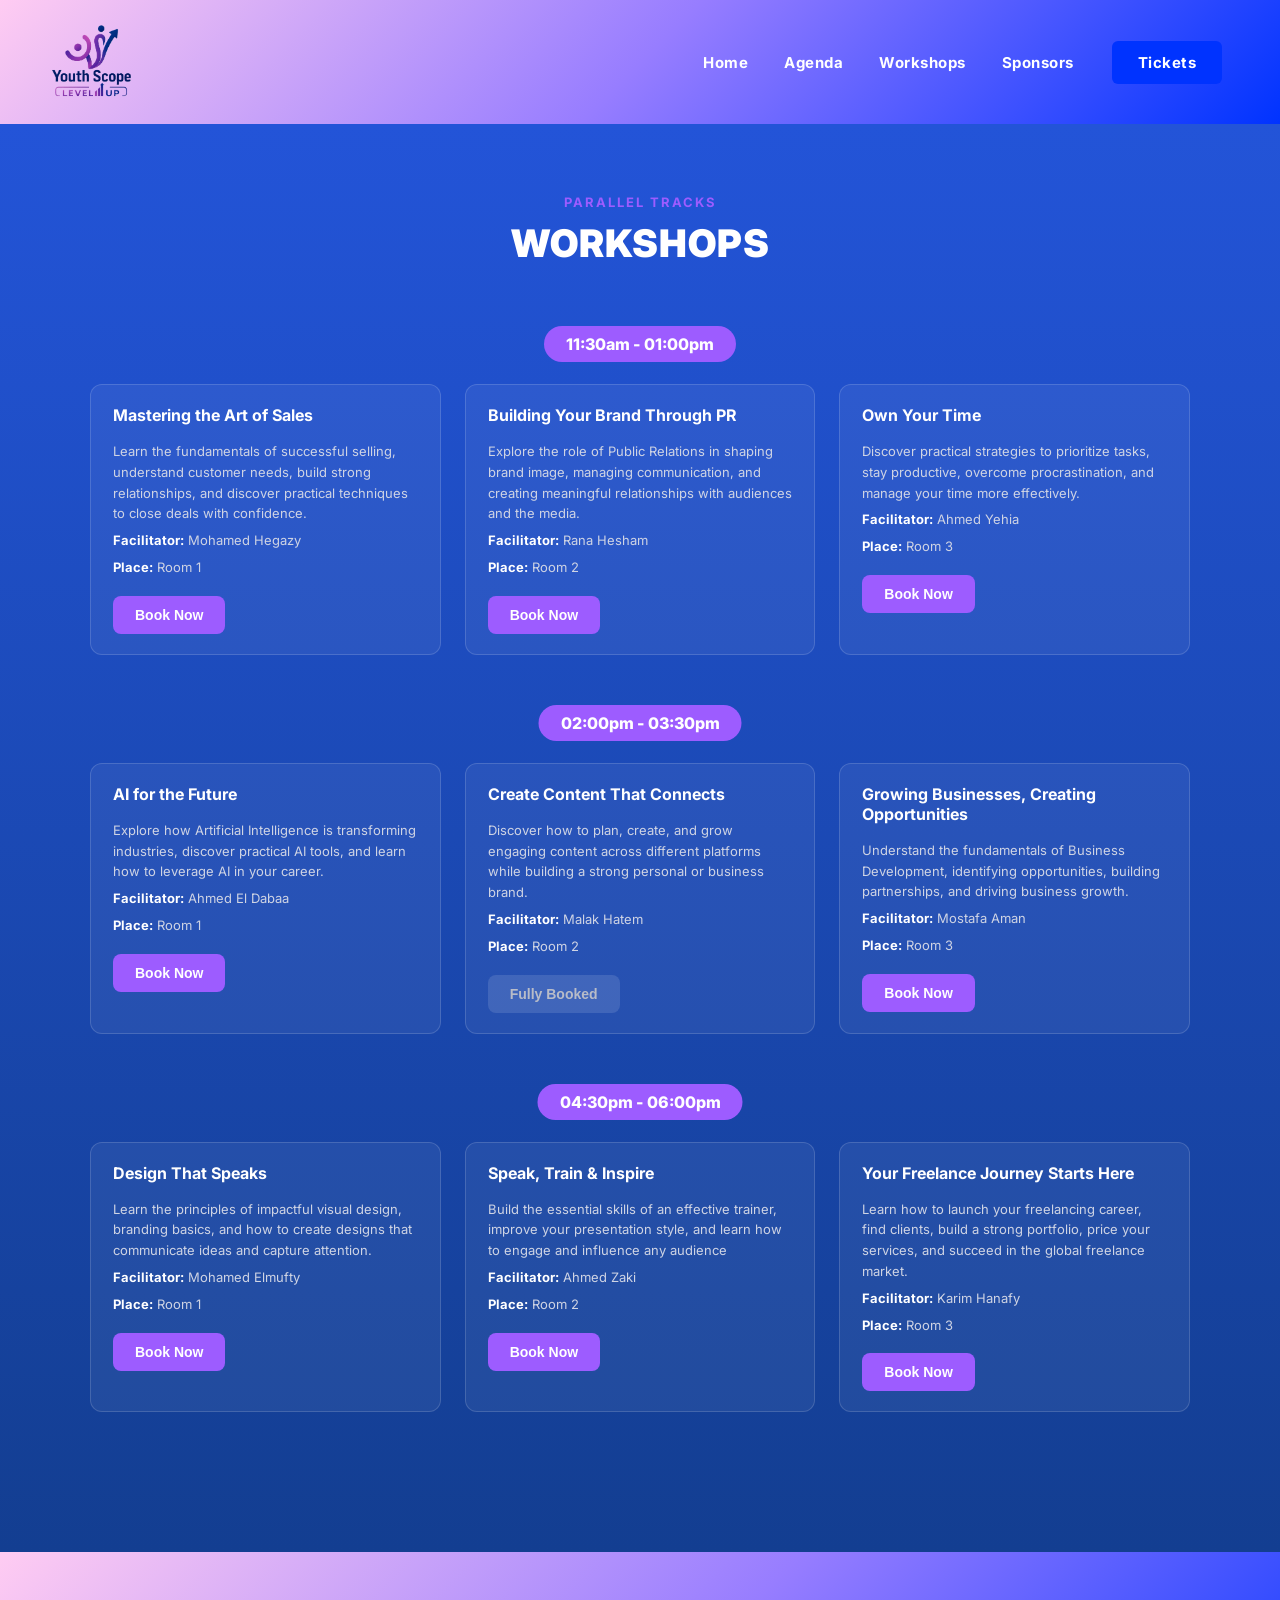
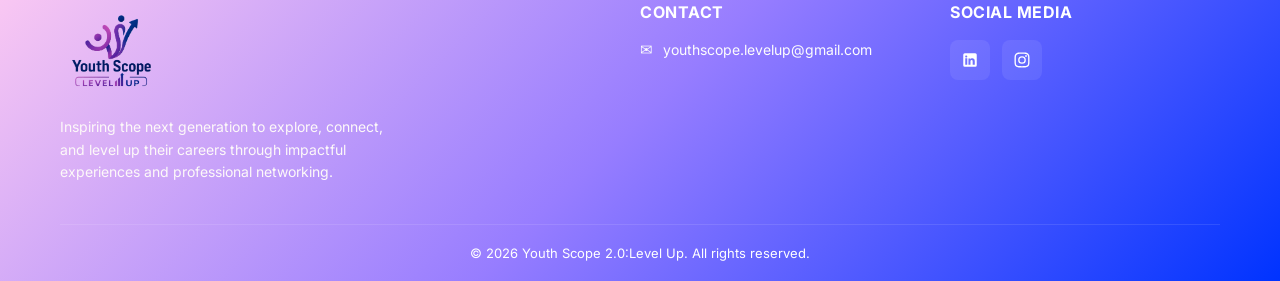
<file: workshops.html>
<!DOCTYPE html>
<html lang="en">
<head>
    <link rel="icon" type="image/png" href="YSlogo.png">
    <meta charset="UTF-8">
    <meta name="viewport" content="width=device-width, initial-scale=1.0">
    <title>Workshops - Youth Scope 2.0:Level Up</title>
        <link rel="stylesheet" href="workshopsstyling.css">
            <link href="https://fonts.googleapis.com/css2?family=Inter:wght@400;600;700;800&display=swap" rel="stylesheet">


</head>
<body>
    <header>
    <img src="YSlogo.png" alt="Youth Scope: Level Up" class="eventlogo">
  <button class="menu-toggle" id="menuToggle">☰</button>
  <nav class="nav-links" id="navLinks">
    <a href="index.html"><h4>Home</h4></a>
    <a href="agenda.html"><h4>Agenda</h4></a>
    <a href="workshops.html"><h4>Workshops</h4></a>
    <a href="sponsors.html"><h4>Sponsors</h4></a>
    <a href="tickets.html"><h4>Tickets</h4></a>
  </nav>
</header>
    <section class="workshops-section">
  <div class="workshops-header">
    <p class="workshops-label">PARALLEL TRACKS</p>
    <h2 class="workshops-title">WORKSHOPS</h2>
  </div>

  <div class="workshop-slot">
    <div class="slot-time">11:30am - 01:00pm</div>
    <div class="workshop-grid">
      <div class="workshop-card">
        <h4>Mastering the Art of Sales</h4>
        <p>Learn the fundamentals of successful selling, understand customer needs, build strong relationships, and discover practical techniques to close deals with confidence.</p>
        <p><strong>Facilitator:</strong> Mohamed Hegazy</p>
        <p><strong>Place:</strong> Room 1</p>
        <button class="workshop-book-btn" data-workshop-id="sales" data-workshop-name="Mastering the Art of Sales" data-workshop-time="11:30am - 01:00pm" data-workshop-place="Room 1">Book Now</button>
      </div>
      <div class="workshop-card">
        <h4>Building Your Brand Through PR</h4>
        <p>Explore the role of Public Relations in shaping brand image, managing communication, and creating meaningful relationships with audiences and the media.</p>
        <p><strong>Facilitator:</strong> Rana Hesham</p>
                <p><strong>Place:</strong> Room 2</p>
        <button class="workshop-book-btn" data-workshop-id="pr" data-workshop-name="Building Your Brand Through PR" data-workshop-time="11:30am - 01:00pm" data-workshop-place="Room 2">Book Now</button>
      </div>
      <div class="workshop-card">
        <h4>Own Your Time</h4>
        <p>Discover practical strategies to prioritize tasks, stay productive, overcome procrastination, and manage your time more effectively.</p>
        <p><strong>Facilitator:</strong> Ahmed Yehia</p>
                        <p><strong>Place:</strong> Room 3</p>
        <button class="workshop-book-btn" data-workshop-id="time-mgmt" data-workshop-name="Own Your Time" data-workshop-time="11:30am - 01:00pm" data-workshop-place="Room 3">Book Now</button>
      </div>
    </div>
  </div>

  <div class="workshop-slot">
    <div class="slot-time">02:00pm - 03:30pm</div>
    <div class="workshop-grid">
      <div class="workshop-card">
        <h4>AI for the Future</h4>
        <p>Explore how Artificial Intelligence is transforming industries, discover practical AI tools, and learn how to leverage AI in your career.</p>
        <p><strong>Facilitator:</strong> Ahmed El Dabaa</p>
                                                <p><strong>Place:</strong> Room 1</p>
        <button class="workshop-book-btn" data-workshop-id="ai-future" data-workshop-name="AI for the Future" data-workshop-time="02:00pm - 03:30pm" data-workshop-place="Room 1">Book Now</button>
      </div>
      <div class="workshop-card">
        <h4>Create Content That Connects</h4>
        <p>Discover how to plan, create, and grow engaging content across different platforms while building a strong personal or business brand.</p>
        <p><strong>Facilitator:</strong> Malak Hatem</p>
                                        <p><strong>Place:</strong> Room 2</p>
        <button class="workshop-book-btn fully-booked" data-workshop-id="content" data-workshop-name="Create Content That Connects" data-workshop-time="02:00pm - 03:30pm" data-workshop-place="Room 2" disabled>Fully Booked</button>
      </div>
      <div class="workshop-card">
        <h4>Growing Businesses, Creating Opportunities</h4>
        <p>Understand the fundamentals of Business Development, identifying opportunities, building partnerships, and driving business growth.</p>
        <p><strong>Facilitator:</strong> Mostafa Aman</p>
                                        <p><strong>Place:</strong> Room 3</p>
        <button class="workshop-book-btn" data-workshop-id="bizdev" data-workshop-name="Growing Businesses, Creating Opportunities" data-workshop-time="02:00pm - 03:30pm" data-workshop-place="Room 3">Book Now</button>
      </div>
    </div>
  </div>

  <div class="workshop-slot">
    <div class="slot-time">04:30pm - 06:00pm</div>
    <div class="workshop-grid">
      <div class="workshop-card">
        <h4>Design That Speaks</h4>
        <p>Learn the principles of impactful visual design, branding basics, and how to create designs that communicate ideas and capture attention.</p>
        <p><strong>Facilitator:</strong> Mohamed Elmufty</p>
                                <p><strong>Place:</strong> Room 1</p>
        <button class="workshop-book-btn" data-workshop-id="design" data-workshop-name="Design That Speaks" data-workshop-time="04:30pm - 06:00pm" data-workshop-place="Room 1">Book Now</button>
      </div>
      <div class="workshop-card">
        <h4>Speak, Train & Inspire</h4>
        <p>Build the essential skills of an effective trainer, improve your presentation style, and learn how to engage and influence any audience</p>
        <p><strong>Facilitator:</strong> Ahmed Zaki</p>
                                                <p><strong>Place:</strong> Room 2</p>
        <button class="workshop-book-btn" data-workshop-id="speak-train" data-workshop-name="Speak, Train & Inspire" data-workshop-time="04:30pm - 06:00pm" data-workshop-place="Room 2">Book Now</button>
      </div>
      <div class="workshop-card">
        <h4>Your Freelance Journey Starts Here</h4>
        <p>Learn how to launch your freelancing career, find clients, build a strong portfolio, price your services, and succeed in the global freelance market.</p>
        <p><strong>Facilitator:</strong> Karim Hanafy</p>
                                                        <p><strong>Place:</strong> Room 3</p>
        <button class="workshop-book-btn" data-workshop-id="freelance" data-workshop-name="Your Freelance Journey Starts Here" data-workshop-time="04:30pm - 06:00pm" data-workshop-place="Room 3">Book Now</button>
      </div>
    </div>
  </div>

</section>

<div id="workshopModal" class="modal-overlay">
  <div class="modal-box workshop-modal-box">
    <button class="modal-close-btn" id="workshopModalClose" type="button">&times;</button>
    <h3 id="workshopModalTitle">Book Workshop</h3>
    <p id="workshopModalSubtitle" class="workshop-modal-subtitle"></p>
    <form id="workshopBookingForm">
      <div class="form-group">
        <label for="wsFullName">Full Name</label>
        <input type="text" id="wsFullName" placeholder="Your answer" required>
      </div>
      <div class="form-group">
        <label for="wsEmail">Email</label>
        <input type="email" id="wsEmail" placeholder="Your answer" required>
      </div>
      <div class="form-group">
        <label for="wsPhone">Phone Number</label>
        <input type="tel" id="wsPhone" placeholder="Your answer" required>
      </div>
      <button type="submit" class="submit-btn" id="wsSubmitBtn">Confirm Booking</button>
    </form>
  </div>
</div>

<div id="workshopSuccessModal" class="modal-overlay">
  <div class="modal-box">
    <div class="checkmark-circle">
      <svg viewBox="0 0 52 52" class="checkmark">
        <circle class="checkmark-circle-bg" cx="26" cy="26" r="25" fill="none"/>
        <path class="checkmark-check" fill="none" d="M14.1 27.2l7.1 7.2 16.7-16.8"/>
      </svg>
    </div>
    <h3>Seat Booked!</h3>
    <p>Your seat has been reserved. Check your email for your workshop QR ticket.</p>
    <button id="wsCloseSuccessBtn" class="modal-btn" type="button">OK</button>
  </div>
</div>

<div id="workshopErrorModal" class="modal-overlay">
  <div class="modal-box">
    <div class="error-icon">⚠️</div>
    <h3>Oops!</h3>
    <p id="workshopErrorModalText">Something went wrong.</p>
    <button id="wsCloseErrorBtn" class="modal-btn" type="button">OK</button>
  </div>
</div>


<footer class="site-footer">
  <div class="footer-content">
    <div class="footer-col footer-about">
      <img src="YSlogo.png" alt="youth scope" class="footer-logo">
      <p>
        Inspiring the next generation to explore, connect, and level up their careers through impactful experiences and professional networking.
      </p>
    </div>

    <div class="footer-col">
      <h4>CONTACT</h4>
      <p class="footer-contact">
        <span class="icon">✉</span> youthscope.levelup@gmail.com
      </p>
    </div>

    <div class="footer-col">
      <h4>SOCIAL MEDIA</h4>
      <div class="social-icons">
        <a href="https://www.linkedin.com/in/youthscope-levelup" class="social-icon">
          <svg width="18" height="18" viewBox="0 0 24 24" fill="white"><path d="M19 3a2 2 0 012 2v14a2 2 0 01-2 2H5a2 2 0 01-2-2V5a2 2 0 012-2h14zM8.34 18.34V9.75H5.67v8.59h2.67zM7 8.6c.86 0 1.4-.57 1.4-1.28-.02-.73-.54-1.28-1.38-1.28-.84 0-1.4.55-1.4 1.28 0 .71.54 1.28 1.36 1.28H7zm11.34 9.74v-4.79c0-2.56-1.37-3.76-3.2-3.76-1.47 0-2.13.81-2.5 1.38v-1.18h-2.67c.04.75 0 8.35 0 8.35h2.67v-4.66c0-.25.02-.5.09-.68.2-.5.66-1.03 1.43-1.03 1.01 0 1.41.77 1.41 1.9v4.47h2.77z"/></svg>
        </a>
        <a href="https://www.instagram.com/youthscope.levelup" class="social-icon">
          <svg width="18" height="18" viewBox="0 0 24 24" fill="white"><path d="M12 2c-2.72 0-3.06.01-4.12.06-1.06.05-1.79.22-2.43.47-.66.26-1.22.6-1.77 1.16-.56.55-.9 1.11-1.16 1.77-.25.64-.42 1.37-.47 2.43C2 8.94 2 9.28 2 12s.01 3.06.06 4.12c.05 1.06.22 1.79.47 2.43.26.66.6 1.22 1.16 1.77.55.56 1.11.9 1.77 1.16.64.25 1.37.42 2.43.47C8.94 22 9.28 22 12 22s3.06-.01 4.12-.06c1.06-.05 1.79-.22 2.43-.47.66-.26 1.22-.6 1.77-1.16.56-.55.9-1.11 1.16-1.77.25-.64.42-1.37.47-2.43.05-1.06.06-1.4.06-4.12s-.01-3.06-.06-4.12c-.05-1.06-.22-1.79-.47-2.43-.26-.66-.6-1.22-1.16-1.77-.55-.56-1.11-.9-1.77-1.16-.64-.25-1.37-.42-2.43-.47C15.06 2 14.72 2 12 2zm0 1.8c2.67 0 2.99.01 4.04.06.98.04 1.5.21 1.86.35.47.18.8.4 1.15.75.35.35.57.68.75 1.15.14.36.31.88.35 1.86.05 1.05.06 1.37.06 4.04s-.01 2.99-.06 4.04c-.04.98-.21 1.5-.35 1.86-.18.47-.4.8-.75 1.15-.35.35-.68.57-1.15.75-.36.14-.88.31-1.86.35-1.05.05-1.37.06-4.04.06s-2.99-.01-4.04-.06c-.98-.04-1.5-.21-1.86-.35-.47-.18-.8-.4-1.15-.75-.35-.35-.57-.68-.75-1.15-.14-.36-.31-.88-.35-1.86C3.8 14.99 3.8 14.67 3.8 12s.01-2.99.06-4.04c.04-.98.21-1.5.35-1.86.18-.47.4-.8.75-1.15.35-.35.68-.57 1.15-.75.36-.14.88-.31 1.86-.35C9.01 3.8 9.33 3.8 12 3.8zm0 3.06a5.14 5.14 0 100 10.28 5.14 5.14 0 000-10.28zm0 8.48a3.34 3.34 0 110-6.68 3.34 3.34 0 010 6.68zm6.54-8.68a1.2 1.2 0 11-2.4 0 1.2 1.2 0 012.4 0z"/></svg>
        </a>
      </div>
    </div>
  </div>

  <div class="footer-bottom">
    <p>© 2026 Youth Scope 2.0:Level Up. All rights reserved.</p>
  </div>
</footer>
<script>
  document.getElementById("menuToggle")?.addEventListener("click", function () {
    document.getElementById("navLinks")?.classList.toggle("active");
  });
</script>
<script src="workshopsscript.js"></script>
</body>
</html>
</file>
<file: homestyle.css>
* {
  margin: 0;
  padding: 0;
  box-sizing: border-box;
}

html, body {
  width: 100%;
  overflow-x: hidden;
}

body {
  font-family: 'Inter', -apple-system, BlinkMacSystemFont, "Segoe UI", sans-serif;
}
header {
  display: flex;
  align-items: center;
  justify-content: space-between;
background: linear-gradient(135deg, #ffccf2 0%, #977dff 50%, #0033FF 100%);}

.eventlogo {
  height: 100px;
  width: auto;
}

header h4 {
  color: #ffffff;
  font-size: 15px;
  font-weight: 700;
  letter-spacing: 0.5px;
  margin: 0 18px;
  cursor: pointer;
  transition: color 0.2s ease;
}

header h4:hover {
  color: lab(76% 1.76 4.03);
}


.nav-links a:last-child h4 {
  background: #0033FF;
  color: #ffffff;
  padding: 12px 26px;
  border-radius: 6px;
  margin-left: 20px;
}

.nav-links {
  display: flex;
  align-items: center;
}

.hero-section-wrapper {
  width: 100%;
  background: linear-gradient(180deg, #2354D8 0%, #133E91 100%);
}


.hero-section {
  text-align: center;
  padding: 70px 20px 90px;
  max-width: 900px;
  margin: 0 auto;
}

.hero-tag {
  display: inline-block;
  background: #ff7a1a;
  color: #ffffff;
  font-size: 12px;
  font-weight: 700;
  letter-spacing: 1px;
  padding: 8px 18px;
  border-radius: 4px;
  margin-bottom: 24px;
}
.hero-title {
  font-size: 46px;
  font-weight: 800;
  color: #ffffff;
  margin: 0 0 8px;
  line-height: 1.2;
}

.hero-subtitle {
  font-size: 14px;
  font-weight: 700;
  letter-spacing: 3px;
  color: #ffffff;
  margin-bottom: 28px;
}

.hero-description {
  color: #ffffff;
  font-size: 16px;
  line-height: 1.7;
  max-width: 700px;
  margin: 0 auto 40px;
}
.hero-badges {
  display: flex;
  justify-content: center;
  flex-wrap: wrap;
  gap: 20px;
  margin-bottom: 36px;
}
.badge {
  display: flex;
  align-items: center;
  gap: 14px;
  background: linear-gradient(135deg, #0033FF 0%, #0600AB 100%);
  border-left: 4px solid #ff7a1a;
  padding: 14px 24px;
  border-radius: 4px;
}

.badge-icon {
  font-size: 26px;
}

.badge-text {
  display: flex;
  flex-direction: column;
  text-align: left;
}

.badge-label {
  font-size: 11px;
  letter-spacing: 1.5px;
  color: #b8bcc8;
  text-transform: uppercase;
  margin-bottom: 4px;
}

.badge-value {
  font-size: 17px;
  font-weight: 700;
  color: #ffffff;
}

.ticket-btn {
  background: linear-gradient(135deg, #0033FF, #2354D8);
  color: #ffffff;
  font-weight: 700;
  font-size: 15px;
  letter-spacing: 0.5px;
  border: none;
  padding: 16px 48px;
  border-radius: 6px;
  cursor: pointer;
  transition: background 0.2s ease, transform 0.15s ease;
}

.ticket-btn:hover {
  transform: translateY(-2px);
}


.event-info-section {
  display: flex;
  flex-direction: column;
  align-items: center;
  gap: 32px;
  padding: 40px 20px;
}

.info-badges {
  display: flex;
  flex-wrap: wrap;
  justify-content: center;
  gap: 20px;
}

.badge {
  display: flex;
  align-items: center;
  gap: 14px;
  background: linear-gradient(135deg, #0033FF 0%, #0600AB 60%, #00033D 100%);
  border-left: 4px solid #f5f2f2;
  padding: 14px 24px;
  border-radius: 4px;
  backdrop-filter: blur(4px);
}

.badge-icon {
  font-size: 26px;
}

.badge-text {
  display: flex;
  flex-direction: column;
}

.badge-label {
  font-size: 11px;
  letter-spacing: 1.5px;
  color: #b8bcc8;
  text-transform: uppercase;
  margin-bottom: 4px;
}

.badge-value {
  font-size: 17px;
  font-weight: 700;
  color: #ffffff;
}

.ticket-btn {
  background:linear-gradient(135deg, #0033FF 0%, #0600AB 60%, #00033D 100%);
  color: #ffffff;
  font-weight: 700;
  font-size: 15px;
  letter-spacing: 0.5px;
  border: none;
  padding: 16px 48px;
  border-radius: 6px;
  cursor: pointer;
  transition: background 0.2s ease, transform 0.15s ease;
}

.ticket-btn:hover {
  background: #304ce9;
  transform: translateY(-2px);
}

/* counter */
.countdown-section {
  text-align: center;
  padding: 50px 20px;
}

.countdown-label {
  color: #000000;
  font-size: 13px;
  font-weight: 700;
  letter-spacing: 2px;
  margin-bottom: 10px;
}

.countdown-title {
  color: #0a0000;
  font-size: 42px;
  font-weight: 800;
  margin-bottom: 32px;
}

.countdown-boxes {
  display: flex;
  justify-content: center;
  gap: 16px;
  flex-wrap: wrap;
}

.countdown-box {
  background: rgba(255, 255, 255, 0.08);
  border-left: 4px solid #133E91;
  padding: 18px 28px;
  border-radius: 4px;
  min-width: 90px;
  display: flex;
  flex-direction: column;
  align-items: center;
  backdrop-filter: blur(4px);
}

.countdown-number {
  font-size: 34px;
  font-weight: 800;
  color: #050000;
  line-height: 1;
  margin-bottom: 8px;
}

.countdown-text {
  font-size: 12px;
  font-weight: 600;
  letter-spacing: 1px;
  color: #000103;
}

.about-section {
  width: 100%;
  background: linear-gradient(180deg, #133E91 0%, #2354D8 100%);
}

.about-banner {
  position: relative;
  min-height: 380px;
  background: url('ysvenue.png') center/cover;
  display: flex;
  align-items: center;
  justify-content: center;
  text-align: center;
  padding: 60px 20px;
}

.about-banner::before {
  content: "";
  position: absolute;
  inset: 0;
  background: linear-gradient(180deg, #133e91cc 0%, #2354D8 100%);
}

.about-banner-content {
  position: relative;
  z-index: 2;
  max-width: 700px;
}

.about-label {
  color: #9d5cff;
  font-size: 13px;
  font-weight: 700;
  letter-spacing: 2px;
  margin-bottom: 12px;
}

.about-title {
  color: #ffffff;
  font-size: 40px;
  font-weight: 800;
  margin-bottom: 18px;
}

.about-subtitle {
  color: #dbe2f0;
  font-size: 16px;
  line-height: 1.6;
}

.feature-grid {
  max-width: 1100px;
  margin: -50px auto 0;
  position: relative;
  z-index: 3;
  display: flex;
  gap: 20px;
  padding: 0 40px 60px;
  flex-wrap: wrap;
  justify-content: center;
}

.feature-card {
  background: linear-gradient(180deg, #133E91 0%, #2354D8 100%);
  border: 1px solid rgba(255, 255, 255, 0.12);
  border-radius: 16px;
  padding: 28px 26px;
  flex: 1;
  min-width: 220px;
  box-shadow: 0 20px 40px rgba(0, 0, 0, 0.3);
  transition: transform 0.2s ease;
}

.feature-card:hover {
  transform: translateY(-4px);
}

.feature-icon {
  font-size: 26px;
  margin-bottom: 14px;
}

.feature-card h4 {
  color: #ffffff;
  font-size: 16px;
  margin: 0 0 8px;
}

.feature-card p {
  color: #aab2c8;
  font-size: 13px;
  line-height: 1.5;
  margin: 0;
}

.about-quote {
  text-align: center;
  color: #cfd4e4;
  font-size: 15px;
  font-style: italic;
  max-width: 700px;
  margin: 0 auto;
  line-height: 1.7;
  padding: 0 20px 60px;
}

@media (max-width: 700px) {
  .feature-grid {
    flex-direction: column;
    margin-top: -30px;
  }
}
/* footer */
.site-footer {
background: linear-gradient(135deg, #ffccf2 0%, #977dff 50%, #0033FF 100%);
  padding: 50px 60px 0;
  color: #ffffff;
}

.footer-content {
  display: flex;
  justify-content: space-between;
  flex-wrap: wrap;
  gap: 40px;
  padding-bottom: 40px;
}

.footer-col {
  flex: 1;
  min-width: 220px;
}

.footer-about {
  flex: 2;
  min-width: 280px;
}

.footer-logo {
  height: 100px;
  margin-bottom: 10px;
}

.footer-about p {
  color: #fdf9f9;
  font-size: 14px;
  line-height: 1.6;
  max-width: 340px;
}

.footer-col h4 {
  font-size: 16px;
  font-weight: 700;
  letter-spacing: 0.5px;
  margin-bottom: 18px;
}

.footer-contact {
  display: flex;
  align-items: center;
  gap: 10px;
  color: #fdfdfd;
  font-size: 14px;
}

.footer-contact .icon {
  font-size: 15px;
}

.social-icons {
  display: flex;
  gap: 12px;
}

.social-icon {
  width: 40px;
  height: 40px;
  background: rgba(255, 255, 255, 0.08);
  border-radius: 8px;
  display: flex;
  align-items: center;
  justify-content: center;
  transition: background 0.2s ease;
}

.social-icon:hover {
  background: rgba(255, 255, 255, 0.18);
}

.footer-bottom {
  border-top: 1px solid rgba(255, 255, 255, 0.1);
  padding: 20px 0;
  text-align: center;
}

.footer-bottom p {
  color: #ffffff;
  font-size: 13px;
  margin: 0;
}
/* ============================================================
   MOBILE RESPONSIVE - shared across all pages
   ============================================================ */

/* Nav links should not look like plain blue links */
header nav a {
  text-decoration: none;
}

.menu-toggle {
  display: none;
  background: none;
  border: none;
  color: #ffffff;
  font-size: 26px;
  cursor: pointer;
}

@media (max-width: 768px) {
  header {
    flex-wrap: wrap;
    padding: 12px 20px;
  }

  .eventlogo {
    height: 55px;
  }

  .menu-toggle {
    display: block;
  }

  .nav-links {
    display: none;
    flex-direction: column;
    width: 100%;
    margin-top: 12px;
    align-items: flex-start;
  }

  .nav-links.active {
    display: flex;
  }

  .nav-links h4 {
    margin: 10px 0;
  }
}

@media (max-width: 600px) {
  .hero-title {
    font-size: 28px;
  }

  .hero-description {
    font-size: 14px;
  }

  .hero-badges {
    flex-direction: column;
    align-items: center;
  }

  .about-title {
    font-size: 28px;
  }

  .form-container {
    padding: 30px 24px;
    margin: 30px 16px;
  }

  .radio-group {
    flex-direction: column;
    gap: 12px;
  }

  .sponsor-grid {
    gap: 16px;
  }

  .sponsor-card {
    width: 140px;
  }

  .workshops-title,
  .agenda-title {
    font-size: 26px;
  }
}
</file>
<file: agendastyle.css>
/* ==== Reset & Base ==== */
* {
  margin: 0;
  padding: 0;
  box-sizing: border-box;
}

html, body {
  width: 100%;
  overflow-x: hidden;
}

body {
  font-family: 'Inter', -apple-system, BlinkMacSystemFont, "Segoe UI", sans-serif;
}

/* ==== Header ==== */
header {
  width: 100%;
  display: flex;
  align-items: center;
  justify-content: space-between;
  background: linear-gradient(135deg, #ffccf2 0%, #977dff 50%, #0033FF 100%);
  padding: 12px 40px;
}

.eventlogo {
  height: 100px;
  width: auto;
}

header h4 {
  color: #ffffff;
  font-size: 15px;
  font-weight: 700;
  letter-spacing: 0.5px;
  margin: 0 18px;
  cursor: pointer;
  transition: color 0.2s ease;
}

header h4:hover {
  color: lab(76% 1.76 4.03);
}

.nav-links a:last-child h4 {
  background: #0033FF;
  color: #ffffff;
  padding: 12px 26px;
  border-radius: 6px;
  margin-left: 20px;
}

.nav-links {
  display: flex;
  align-items: center;
}

/* ==== Agenda Section ==== */
.agenda-section {
  width: 100%;
  background: linear-gradient(180deg, #2354D8 0%, #133E91 100%);
  padding: 70px 20px 90px;
}

.agenda-header {
  text-align: center;
  margin-bottom: 60px;
}

.agenda-label {
  color: #9d5cff;
  font-size: 13px;
  font-weight: 700;
  letter-spacing: 2px;
  margin-bottom: 10px;
}

.agenda-title {
  color: #ffffff;
  font-size: 38px;
  font-weight: 900;
  letter-spacing: 1px;
  margin: 0;
}

/* الخط الرأسي في النص */
.timeline {
  position: relative;
  max-width: 1100px;
  margin: 0 auto;
}

.timeline::before {
  content: "";
  position: absolute;
  top: 0;
  left: 50%;
  width: 2px;
  height: 100%;
  background: rgba(255, 255, 255, 0.25);
  transform: translateX(-50%);
}

.timeline-item {
  position: relative;
  display: flex;
  align-items: center;
  min-height: 90px;
  margin-bottom: 10px;
}

.timeline-card {
  width: 44%;
  background: rgba(255, 255, 255, 0.06);
  border: 1px solid rgba(255, 255, 255, 0.15);
  border-radius: 10px;
  padding: 16px 20px;
  color: #ffffff;
}

.timeline-card h4 {
  font-size: 15px;
  margin: 0 0 6px;
  color: #ffffff;
}

.timeline-card p {
  font-size: 13px;
  color: #cfd4e4;
  margin: 4px 0 0;
  line-height: 1.5;
}

.timeline-card strong {
  color: #ffffff;
}

.timeline-dot {
  position: absolute;
  left: 50%;
  transform: translateX(-50%);
  width: 34px;
  height: 34px;
  background: #9d5cff;
  border-radius: 50%;
  display: flex;
  align-items: center;
  justify-content: center;
  font-size: 15px;
  z-index: 2;
  border: 3px solid #133E91;
}

.timeline-time {
  position: absolute;
  left: 50%;
  font-size: 13px;
  font-weight: 700;
  color: #ffffff;
  white-space: nowrap;
}

.timeline-item.left .timeline-card {
  margin-right: auto;
}

.timeline-item.left .timeline-time {
  margin-left: 26px;
}

.timeline-item.right {
  flex-direction: row-reverse;
}

.timeline-item.right .timeline-card {
  margin-left: auto;
}

.timeline-item.right .timeline-time {
  transform: translateX(calc(-100% - 26px));
}

@media (max-width: 800px) {
  .timeline::before {
    left: 20px;
  }

  .timeline-item,
  .timeline-item.right {
    flex-direction: row;
    padding-left: 50px;
  }

  .timeline-card,
  .timeline-item.right .timeline-card {
    width: 100%;
    margin: 0;
  }

  .timeline-dot {
    left: 20px;
  }

  .timeline-time,
  .timeline-item.right .timeline-time {
    position: static;
    display: block;
    margin: 6px 0 0;
    transform: none;
  }
}

/* ==== Footer ==== */
.site-footer {
  width: 100%;
  background: linear-gradient(135deg, #ffccf2 0%, #977dff 50%, #0033FF 100%);
  padding: 50px 60px 0;
  color: #ffffff;
}

.footer-content {
  display: flex;
  justify-content: space-between;
  flex-wrap: wrap;
  gap: 40px;
  padding-bottom: 40px;
}

.footer-col {
  flex: 1;
  min-width: 220px;
}

.footer-about {
  flex: 2;
  min-width: 280px;
}

.footer-logo {
  height: 100px;
  margin-bottom: 10px;
}

.footer-about p {
  color: #fdf9f9;
  font-size: 14px;
  line-height: 1.6;
  max-width: 340px;
}

.footer-col h4 {
  font-size: 16px;
  font-weight: 700;
  letter-spacing: 0.5px;
  margin-bottom: 18px;
}

.footer-contact {
  display: flex;
  align-items: center;
  gap: 10px;
  color: #fdfdfd;
  font-size: 14px;
}

.footer-contact .icon {
  font-size: 15px;
}

.social-icons {
  display: flex;
  gap: 12px;
}

.social-icon {
  width: 40px;
  height: 40px;
  background: rgba(255, 255, 255, 0.08);
  border-radius: 8px;
  display: flex;
  align-items: center;
  justify-content: center;
  transition: background 0.2s ease;
}

.social-icon:hover {
  background: rgba(255, 255, 255, 0.18);
}

.footer-bottom {
  border-top: 1px solid rgba(255, 255, 255, 0.1);
  padding: 20px 0;
  text-align: center;
}

.footer-bottom p {
  color: #ffffff;
  font-size: 13px;
  margin: 0;
}
/* ============================================================
   MOBILE RESPONSIVE - shared across all pages
   ============================================================ */

/* Nav links should not look like plain blue links */
header nav a {
  text-decoration: none;
}

.menu-toggle {
  display: none;
  background: none;
  border: none;
  color: #ffffff;
  font-size: 26px;
  cursor: pointer;
}

@media (max-width: 768px) {
  header {
    flex-wrap: wrap;
    padding: 12px 20px;
  }

  .eventlogo {
    height: 55px;
  }

  .menu-toggle {
    display: block;
  }

  .nav-links {
    display: none;
    flex-direction: column;
    width: 100%;
    margin-top: 12px;
    align-items: flex-start;
  }

  .nav-links.active {
    display: flex;
  }

  .nav-links h4 {
    margin: 10px 0;
  }
}

@media (max-width: 600px) {
  .hero-title {
    font-size: 28px;
  }

  .hero-description {
    font-size: 14px;
  }

  .hero-badges {
    flex-direction: column;
    align-items: center;
  }

  .about-title {
    font-size: 28px;
  }

  .form-container {
    padding: 30px 24px;
    margin: 30px 16px;
  }

  .radio-group {
    flex-direction: column;
    gap: 12px;
  }

  .sponsor-grid {
    gap: 16px;
  }

  .sponsor-card {
    width: 140px;
  }

  .workshops-title,
  .agenda-title {
    font-size: 26px;
  }
}
</file>
<file: sponsorsstyle.css>
* {
  margin: 0;
  padding: 0;
  box-sizing: border-box;
}

html, body {
  width: 100%;
  overflow-x: hidden;
}

body {
  font-family: 'Inter', -apple-system, BlinkMacSystemFont, "Segoe UI", sans-serif;
}

header {
  display: flex;
  align-items: center;
  justify-content: space-between;
background: linear-gradient(135deg, #ffccf2 0%, #977dff 50%, #0033FF 100%);}

.eventlogo {
  height: 100px;
  width: auto;
}

header h4 {
  color: #ffffff;
  font-size: 15px;
  font-weight: 700;
  letter-spacing: 0.5px;
  margin: 0 18px;
  cursor: pointer;
  transition: color 0.2s ease;
}

header h4:hover {
  color: lab(76% 1.76 4.03);
}

.nav-links a:last-child h4 {
  background: #0033FF;
  color: #ffffff;
  padding: 12px 26px;
  border-radius: 6px;
  margin-left: 20px;
}

.nav-links {
  display: flex;
  align-items: center;
}

.sponsors-section {
  width: 100%;
  background: linear-gradient(180deg, #2354D8 0%, #133E91 100%);
  padding: 70px 40px 80px;
  text-align: center;
}

.sponsors-header {
  margin-bottom: 55px;
}

.sponsors-label {
  color: #9d5cff;
  font-size: 13px;
  font-weight: 700;
  letter-spacing: 2px;
  margin-bottom: 10px;
}

.sponsors-title {
  color: #ffffff;
  font-size: 42px;
  font-weight: 900;
  letter-spacing: 1px;
  margin: 0;
}

.sponsor-tier {
  margin-bottom: 55px;
}

.tier-label {
  display: inline-flex;
  align-items: center;
  gap: 8px;
  font-size: 13px;
  font-weight: 700;
  letter-spacing: 1.5px;
  margin-top: 10px;
  margin-bottom: 32px;
  padding: 8px 20px;
  border-radius: 30px;
}

.platinum-label {
  background: rgba(157, 92, 255, 0.15);
  color: #c9a8ff;
  border: 1px solid rgba(157, 92, 255, 0.4);
}

.gold-label {
  background: rgba(255, 196, 0, 0.12);
  color: #ffd166;
  border: 1px solid rgba(255, 196, 0, 0.35);
}

.silver-label {
  background: rgba(180, 190, 210, 0.12);
  color: #c7cede;
  border: 1px solid rgba(180, 190, 210, 0.3);
}

.fnb-label {
  background: rgba(34, 197, 94, 0.12);
  color: #86efac;
  border: 1px solid rgba(34, 197, 94, 0.35);
}

.sponsor-grid {
  display: flex;
  justify-content: center;
  flex-wrap: wrap;
  gap: 24px;
}

.sponsor-card {
  background: linear-gradient(180deg, #2354D8 0%, #133E91 100%);
  border-radius: 16px;
  display: flex;
  flex-direction: column;
  align-items: center;
  justify-content: center;
  gap: 14px;
  border-top: 4px solid;
  box-shadow: 0 15px 35px rgba(0, 0, 0, 0.3);
  transition: transform 0.25s ease;
}

.sponsor-card img {
  object-fit: contain;
}

.sponsor-card p {
  color: #ffffff;
  font-weight: 700;
  margin: 0;
}

.sponsor-card:hover {
  transform: translateY(-4px);
}

/* Platinum - largest cards */
.platinum-card {
  width: 220px;
  height: 220px;
  padding: 30px;
  border-color: #9d5cff;
}
.platinum-card img { max-width: 140px; max-height: 70px; }
.platinum-card p { font-size: 15px; }

/* Gold - medium cards */
.gold-card {
  width: 170px;
  height: 170px;
  padding: 22px;
  border-color: #ffc400;
}
.gold-card img { max-width: 110px; max-height: 50px; }
.gold-card p { font-size: 13px; }

/* Silver - smallest cards */
.silver-card {
  width: 140px;
  height: 140px;
  padding: 18px;
  border-color: #b4bed2;
}
.silver-card img { max-width: 85px; max-height: 40px; }
.silver-card p { font-size: 12px; }

.fnb-card {
  border-color: #22c55e;
}

@media (max-width: 700px) {
  .sponsors-title {
    font-size: 28px;
  }
  .platinum-card { width: 160px; height: 160px; }
  .gold-card { width: 130px; height: 130px; }
  .silver-card { width: 110px; height: 110px; }
}

.site-footer {
background: linear-gradient(135deg, #ffccf2 0%, #977dff 50%, #0033FF 100%);
  padding: 50px 60px 0;
  color: #ffffff;
}

.footer-content {
  display: flex;
  justify-content: space-between;
  flex-wrap: wrap;
  gap: 40px;
  padding-bottom: 40px;
}

.footer-col {
  flex: 1;
  min-width: 220px;
}

.footer-about {
  flex: 2;
  min-width: 280px;
}

.footer-logo {
  height: 100px;
  margin-bottom: 10px;
}

.footer-about p {
  color: #fdf9f9;
  font-size: 14px;
  line-height: 1.6;
  max-width: 340px;
}

.footer-col h4 {
  font-size: 16px;
  font-weight: 700;
  letter-spacing: 0.5px;
  margin-bottom: 18px;
}

.footer-contact {
  display: flex;
  align-items: center;
  gap: 10px;
  color: #fdfdfd;
  font-size: 14px;
}

.footer-contact .icon {
  font-size: 15px;
}

.social-icons {
  display: flex;
  gap: 12px;
}

.social-icon {
  width: 40px;
  height: 40px;
  background: rgba(255, 255, 255, 0.08);
  border-radius: 8px;
  display: flex;
  align-items: center;
  justify-content: center;
  transition: background 0.2s ease;
}

.social-icon:hover {
  background: rgba(255, 255, 255, 0.18);
}

.footer-bottom {
  border-top: 1px solid rgba(255, 255, 255, 0.1);
  padding: 20px 0;
  text-align: center;
}

.footer-bottom p {
  color: #ffffff;
  font-size: 13px;
  margin: 0;
}
/* ============================================================
   MOBILE RESPONSIVE - shared across all pages
   ============================================================ */

/* Nav links should not look like plain blue links */
header nav a {
  text-decoration: none;
}

.menu-toggle {
  display: none;
  background: none;
  border: none;
  color: #ffffff;
  font-size: 26px;
  cursor: pointer;
}

@media (max-width: 768px) {
  header {
    flex-wrap: wrap;
    padding: 12px 20px;
  }

  .eventlogo {
    height: 55px;
  }

  .menu-toggle {
    display: block;
  }

  .nav-links {
    display: none;
    flex-direction: column;
    width: 100%;
    margin-top: 12px;
    align-items: flex-start;
  }

  .nav-links.active {
    display: flex;
  }

  .nav-links h4 {
    margin: 10px 0;
  }
}

@media (max-width: 600px) {
  .hero-title {
    font-size: 28px;
  }

  .hero-description {
    font-size: 14px;
  }

  .hero-badges {
    flex-direction: column;
    align-items: center;
  }

  .about-title {
    font-size: 28px;
  }

  .form-container {
    padding: 30px 24px;
    margin: 30px 16px;
  }

  .radio-group {
    flex-direction: column;
    gap: 12px;
  }

  .sponsor-grid {
    gap: 16px;
  }

  .sponsor-card {
    width: 140px;
  }

  .workshops-title,
  .agenda-title {
    font-size: 26px;
  }
}
</file>
<file: ticketsstyle.css>
* {
  margin: 0;
  padding: 0;
  box-sizing: border-box;
}

html, body {
  width: 100%;
  overflow-x: hidden;
}

body {
  font-family: 'Inter', -apple-system, BlinkMacSystemFont, "Segoe UI", sans-serif;
  background: linear-gradient(180deg, #2354D8 0%, #133E91 100%);
}

header {
  display: flex;
  align-items: center;
  justify-content: space-between;
  background: linear-gradient(135deg, #ffccf2 0%, #977dff 50%, #0033FF 100%);
  padding: 12px 40px;
}

.eventlogo {
  height: 100px;
  width: auto;
}

header h4 {
  color: #ffffff;
  font-size: 15px;
  font-weight: 700;
  letter-spacing: 0.5px;
  margin: 0 18px;
  cursor: pointer;
  transition: color 0.2s ease;
}

header h4:hover {
  color: lab(76% 1.76 4.03);
}

.nav-links a:last-child h4 {
  background: #0033FF;
  color: #ffffff;
  padding: 12px 26px;
  border-radius: 6px;
  margin-left: 20px;
}

.nav-links {
  display: flex;
  align-items: center;
}

.pricing-section {
  width: 100%;
  text-align: center;
  padding: 70px 20px 40px;
}

.pricing-label {
  color: #c9a8ff;
  font-size: 13px;
  font-weight: 700;
  letter-spacing: 2px;
  margin-bottom: 14px;
}

.pricing-title {
  color: #ffffff;
  font-size: 36px;
  font-weight: 900;
  margin-bottom: 50px;
}

.pricing-grid {
  display: flex;
  justify-content: center;
  flex-wrap: wrap;
  gap: 24px;
  max-width: 1000px;
  margin: 0 auto;
}

.pricing-card {
  flex: 1;
  min-width: 220px;
  max-width: 280px;
  background: linear-gradient(180deg, #3a6ae8 0%, #1f4d99 100%);
  border: 1px solid rgba(255, 255, 255, 0.15);
  border-radius: 20px;
  padding: 36px 28px;
  position: relative;
  box-shadow: 0 20px 40px rgba(0, 0, 0, 0.25);
}

.pricing-card.popular {
  border: 2px solid #9d5cff;
  transform: scale(1.05);
}

.pricing-badge {
  position: absolute;
  top: -14px;
  left: 50%;
  transform: translateX(-50%);
  background: #9d5cff;
  color: #ffffff;
  font-size: 11px;
  font-weight: 800;
  padding: 6px 16px;
  border-radius: 20px;
  letter-spacing: 0.5px;
  white-space: nowrap;
}

.pricing-qty {
  color: #c9d3e8;
  font-size: 14px;
  font-weight: 700;
  margin-bottom: 16px;
  letter-spacing: 1px;
}

.pricing-price {
  color: #ffffff;
  font-size: 44px;
  font-weight: 900;
  margin-bottom: 4px;
}

.pricing-sub {
  margin-bottom: 24px;
}

.pricing-sub .no-save {
  color: #9fb0d8;
  font-size: 13px;
}

.pricing-sub .save-tag {
  display: inline-block;
  background: #22c55e;
  color: #0f1c3f;
  font-size: 12px;
  font-weight: 800;
  padding: 6px 14px;
  border-radius: 20px;
}

.pricing-btn {
  display: block;
  background: #9d5cff;
  color: #ffffff;
  text-decoration: none;
  border: none;
  padding: 12px 30px;
  border-radius: 8px;
  font-weight: 700;
  font-size: 14px;
  width: 100%;
  text-align: center;
  transition: background 0.2s ease;
}

.pricing-btn:hover {
  background: #8642f0;
}

@media (max-width: 700px) {
  .pricing-card.popular {
    transform: none;
  }
}

.form-container {
  max-width: 550px;
  margin: 60px auto;
  background: linear-gradient(180deg, #3a6ae8 0%, #1f4d99 100%);
  border-radius: 16px;
  padding: 45px 50px;
  box-shadow: 0 20px 50px rgba(0, 0, 0, 0.4);
  border: 1px solid rgba(255, 255, 255, 0.12);
}

.form-title {
  color: #ffffff;
  font-size: 26px;
  font-weight: 800;
  text-align: center;
  margin-bottom: 32px;
}

.group-form-container {
  max-width: 650px;
}

.group-price-note {
  text-align: center;
  color: #c9d3e8;
  font-size: 14px;
  font-weight: 700;
  margin-top: -18px;
  margin-bottom: 32px;
}

.person-block {
  border-top: 1px solid rgba(255, 255, 255, 0.15);
  padding-top: 24px;
  margin-top: 24px;
}

.person-block:first-of-type {
  border-top: none;
  padding-top: 0;
  margin-top: 0;
}

.person-heading {
  color: #9d5cff;
  font-size: 16px;
  font-weight: 800;
  margin-bottom: 20px;
  letter-spacing: 0.5px;
}

.form-group {
  margin-bottom: 22px;
}

.form-group label {
  display: block;
  color: #ffffff;
  font-size: 14px;
  font-weight: 600;
  margin-bottom: 8px;
}

/* المربعات أفتح شوية عشان تليق مع خلفية الفورم الجديدة */
.form-group input[type="text"],
.form-group input[type="number"],
.form-group input[type="email"],
.form-group input[type="tel"],
.form-group select {
  width: 100%;
  box-sizing: border-box;
  padding: 12px 14px;
  border-radius: 8px;
  border: 1px solid rgba(255, 255, 255, 0.2);
  background: #274e8f;
  color: #ffffff;
  font-size: 15px;
  outline: none;
  transition: border-color 0.2s ease;
}

.form-group input::placeholder {
  color: #b7c3de;
}

.form-group input:focus,
.form-group select:focus {
  border-color: #9d5cff;
}

.form-group select option {
  background: #1f4d99;
  color: #ffffff;
}

.radio-group {
  display: flex;
  gap: 24px;
}

.radio-option {
  display: flex;
  align-items: center;
  gap: 8px;
  color: #ffffff;
  font-size: 15px;
  cursor: pointer;
}

.radio-option input[type="radio"] {
  width: 16px;
  height: 16px;
  accent-color: #9d5cff;
  cursor: pointer;
}

.submit-btn {
  width: 100%;
  background: #0369dd;
  color: #ffffff;
  font-weight: 700;
  font-size: 16px;
  border: none;
  padding: 14px;
  border-radius: 8px;
  cursor: pointer;
  margin-top: 10px;
  transition: background 0.2s ease;
}

.submit-btn:hover {
  background: #9d5cff;
}

.modal-overlay {
  display: none;
  position: fixed;
  top: 0;
  left: 0;
  width: 100%;
  height: 100%;
  background: rgba(0, 0, 0, 0.6);
  align-items: center;
  justify-content: center;
  z-index: 1000;
}

.modal-overlay.active {
  display: flex;
}

.modal-box {
  background: #16234a;
  padding: 40px 36px;
  border-radius: 16px;
  text-align: center;
  max-width: 380px;
  width: 90%;
  animation: popIn 0.3s ease;
}

@keyframes popIn {
  from { transform: scale(0.85); opacity: 0; }
  to { transform: scale(1); opacity: 1; }
}

.error-icon {
  font-size: 46px;
  margin-bottom: 14px;
}

.checkmark-circle {
  width: 80px;
  height: 80px;
  margin: 0 auto 20px;
}

.checkmark {
  width: 100%;
  height: 100%;
}

.checkmark-circle-bg {
  stroke: #22c55e;
  stroke-width: 2;
  stroke-dasharray: 166;
  stroke-dashoffset: 166;
  animation: circleDraw 0.5s ease forwards;
}

.checkmark-check {
  stroke: #22c55e;
  stroke-width: 3;
  stroke-linecap: round;
  stroke-linejoin: round;
  stroke-dasharray: 48;
  stroke-dashoffset: 48;
  animation: checkDraw 0.3s ease forwards 0.5s;
}

@keyframes circleDraw {
  to { stroke-dashoffset: 0; }
}

@keyframes checkDraw {
  to { stroke-dashoffset: 0; }
}

.modal-box h3 {
  color: #ffffff;
  font-size: 22px;
  font-weight: 800;
  margin-bottom: 12px;
}

.modal-box p {
  color: #f6f6f7;
  font-size: 14px;
  line-height: 1.6;
  margin-bottom: 24px;
}

.modal-btn {
  background: #1a85ff;
  color: #ffffff;
  font-weight: 700;
  font-size: 15px;
  border: none;
  padding: 12px 36px;
  border-radius: 8px;
  cursor: pointer;
  transition: background 0.2s ease;
}

.modal-btn:hover {
  background: #9d5cff;
}

.site-footer {
  background: linear-gradient(135deg, #ffccf2 0%, #977dff 50%, #0033FF 100%);
  padding: 50px 60px 0;
  color: #ffffff;
}

.footer-content {
  display: flex;
  justify-content: space-between;
  flex-wrap: wrap;
  gap: 40px;
  padding-bottom: 40px;
}

.footer-col {
  flex: 1;
  min-width: 220px;
}

.footer-about {
  flex: 2;
  min-width: 280px;
}

.footer-logo {
  height: 100px;
  margin-bottom: 10px;
}

.footer-about p {
  color: #fdf9f9;
  font-size: 14px;
  line-height: 1.6;
  max-width: 340px;
}

.footer-col h4 {
  font-size: 16px;
  font-weight: 700;
  letter-spacing: 0.5px;
  margin-bottom: 18px;
}

.footer-contact {
  display: flex;
  align-items: center;
  gap: 10px;
  color: #fdfdfd;
  font-size: 14px;
}

.footer-contact .icon {
  font-size: 15px;
}

.social-icons {
  display: flex;
  gap: 12px;
}

.social-icon {
  width: 40px;
  height: 40px;
  background: rgba(255, 255, 255, 0.08);
  border-radius: 8px;
  display: flex;
  align-items: center;
  justify-content: center;
  transition: background 0.2s ease;
}

.social-icon:hover {
  background: rgba(255, 255, 255, 0.18);
}

.footer-bottom {
  border-top: 1px solid rgba(255, 255, 255, 0.1);
  padding: 20px 0;
  text-align: center;
}

.footer-bottom p {
  color: #ffffff;
  font-size: 13px;
  margin: 0;
}
/* ============================================================
   MOBILE RESPONSIVE - shared across all pages
   ============================================================ */

/* Nav links should not look like plain blue links */
header nav a {
  text-decoration: none;
}

.menu-toggle {
  display: none;
  background: none;
  border: none;
  color: #ffffff;
  font-size: 26px;
  cursor: pointer;
}

@media (max-width: 768px) {
  header {
    flex-wrap: wrap;
    padding: 12px 20px;
  }

  .eventlogo {
    height: 55px;
  }

  .menu-toggle {
    display: block;
  }

  .nav-links {
    display: none;
    flex-direction: column;
    width: 100%;
    margin-top: 12px;
    align-items: flex-start;
  }

  .nav-links.active {
    display: flex;
  }

  .nav-links h4 {
    margin: 10px 0;
  }
}

@media (max-width: 600px) {
  .hero-title {
    font-size: 28px;
  }

  .hero-description {
    font-size: 14px;
  }

  .hero-badges {
    flex-direction: column;
    align-items: center;
  }

  .about-title {
    font-size: 28px;
  }

  .form-container {
    padding: 30px 24px;
    margin: 30px 16px;
  }

  .radio-group {
    flex-direction: column;
    gap: 12px;
  }

  .sponsor-grid {
    gap: 16px;
  }

  .sponsor-card {
    width: 140px;
  }

  .workshops-title,
  .agenda-title {
    font-size: 26px;
  }
}
</file>
<file: workshopsstyling.css>
/* ==== Reset & Base ==== */
* {
  margin: 0;
  padding: 0;
  box-sizing: border-box;
}

html, body {
  width: 100%;
  overflow-x: hidden;
}

body {
  font-family: 'Inter', -apple-system, BlinkMacSystemFont, "Segoe UI", sans-serif;
}

/* ==== Header ==== */
header {
  width: 100%;
  display: flex;
  align-items: center;
  justify-content: space-between;
  background: linear-gradient(135deg, #ffccf2 0%, #977dff 50%, #0033FF 100%);
  padding: 12px 40px;
}

.eventlogo {
  height: 100px;
  width: auto;
}

header h4 {
  color: #ffffff;
  font-size: 15px;
  font-weight: 700;
  letter-spacing: 0.5px;
  margin: 0 18px;
  cursor: pointer;
  transition: color 0.2s ease;
}

header h4:hover {
  color: lab(76% 1.76 4.03);
}

.nav-links a:last-child h4 {
  background: #0033FF;
  color: #ffffff;
  padding: 12px 26px;
  border-radius: 6px;
  margin-left: 20px;
}

.nav-links {
  display: flex;
  align-items: center;
}

/* ==== Workshops Section ==== */
.workshops-section {
  width: 100%;
  background: linear-gradient(180deg, #2354D8 0%, #133E91 100%);
  padding: 70px 20px 90px;
}

.workshops-header {
  text-align: center;
  margin-bottom: 60px;
}

.workshops-label {
  color: #9d5cff;
  font-size: 13px;
  font-weight: 700;
  letter-spacing: 2px;
  margin-bottom: 10px;
}

.workshops-title {
  color: #ffffff;
  font-size: 38px;
  font-weight: 900;
  letter-spacing: 1px;
  margin: 0;
}

.workshop-slot {
  max-width: 1100px;
  margin: 0 auto 50px;
}

.slot-time {
  color: #ffffff;
  font-size: 16px;
  font-weight: 800;
  text-align: center;
  margin-bottom: 22px;
  position: relative;
  display: inline-block;
  left: 50%;
  transform: translateX(-50%);
  background: #9d5cff;
  padding: 8px 22px;
  border-radius: 20px;
}

.workshop-grid {
  display: grid;
  grid-template-columns: repeat(3, 1fr);
  gap: 24px;
}

.workshop-card {
  background: rgba(255, 255, 255, 0.06);
  border: 1px solid rgba(255, 255, 255, 0.15);
  border-radius: 12px;
  padding: 20px 22px;
  color: #ffffff;
  display: flex;
  flex-direction: column;
}

.workshop-card h4 {
  font-size: 16px;
  margin: 0 0 10px;
  color: #ffffff;
}

.workshop-card p {
  font-size: 13px;
  color: #cfd4e4;
  margin: 6px 0 0;
  line-height: 1.6;
}

.workshop-card strong {
  color: #ffffff;
}

@media (max-width: 900px) {
  .workshop-grid {
    grid-template-columns: 1fr;
  }
}

/* ==== Book Now button ==== */
.workshop-book-btn {
  margin-top: 18px;
  background: #9d5cff;
  color: #ffffff;
  font-weight: 700;
  font-size: 14px;
  border: none;
  padding: 11px 22px;
  border-radius: 8px;
  cursor: pointer;
  transition: background 0.2s ease;
  align-self: flex-start;
}

.workshop-book-btn:hover {
  background: #8642f0;
}

.workshop-book-btn:disabled,
.workshop-book-btn.fully-booked {
  background: rgba(255, 255, 255, 0.12);
  color: #b8bcc8;
  cursor: not-allowed;
}

/* ==== Booking modal (shared with success popup) ==== */
.modal-overlay {
  display: none;
  position: fixed;
  top: 0;
  left: 0;
  width: 100%;
  height: 100%;
  background: rgba(0, 0, 0, 0.6);
  align-items: center;
  justify-content: center;
  z-index: 1000;
  padding: 16px;
}

.modal-overlay.active {
  display: flex;
}

.modal-box {
  background: #16234a;
  padding: 40px 36px;
  border-radius: 16px;
  text-align: center;
  max-width: 380px;
  width: 90%;
  animation: popIn 0.3s ease;
  position: relative;
}

@keyframes popIn {
  from { transform: scale(0.85); opacity: 0; }
  to { transform: scale(1); opacity: 1; }
}

.modal-close-btn {
  position: absolute;
  top: 14px;
  right: 16px;
  background: none;
  border: none;
  color: #b8bcc8;
  font-size: 22px;
  cursor: pointer;
  line-height: 1;
}

.modal-close-btn:hover {
  color: #ffffff;
}

.workshop-modal-box h3 {
  color: #ffffff;
  font-size: 20px;
  font-weight: 800;
  margin-bottom: 6px;
}

.modal-box h3 {
  color: #ffffff;
  font-size: 22px;
  font-weight: 800;
  margin-bottom: 12px;
}

.workshop-modal-subtitle {
  color: #9fb0d8;
  font-size: 13px;
  margin-bottom: 22px;
}

.workshop-modal-box .form-group {
  margin-bottom: 16px;
  text-align: left;
}

.workshop-modal-box label {
  display: block;
  color: #ffffff;
  font-size: 13px;
  font-weight: 600;
  margin-bottom: 6px;
}

.workshop-modal-box input {
  width: 100%;
  box-sizing: border-box;
  padding: 11px 14px;
  border-radius: 8px;
  border: 1px solid rgba(255, 255, 255, 0.2);
  background: #274e8f;
  color: #ffffff;
  font-size: 14px;
  outline: none;
  transition: border-color 0.2s ease;
}

.workshop-modal-box input::placeholder {
  color: #b7c3de;
}

.workshop-modal-box input:focus {
  border-color: #9d5cff;
}

.submit-btn {
  width: 100%;
  background: #0369dd;
  color: #ffffff;
  font-weight: 700;
  font-size: 15px;
  border: none;
  padding: 13px;
  border-radius: 8px;
  cursor: pointer;
  margin-top: 6px;
  transition: background 0.2s ease;
}

.submit-btn:hover {
  background: #9d5cff;
}

.submit-btn:disabled {
  opacity: 0.6;
  cursor: not-allowed;
}

.error-icon {
  font-size: 46px;
  margin-bottom: 14px;
}

.checkmark-circle {
  width: 70px;
  height: 70px;
  margin: 0 auto 16px;
}

.checkmark {
  width: 100%;
  height: 100%;
}

.checkmark-circle-bg {
  stroke: #22c55e;
  stroke-width: 2;
  stroke-dasharray: 166;
  stroke-dashoffset: 166;
  animation: circleDraw 0.5s ease forwards;
}

.checkmark-check {
  stroke: #22c55e;
  stroke-width: 3;
  stroke-linecap: round;
  stroke-linejoin: round;
  stroke-dasharray: 48;
  stroke-dashoffset: 48;
  animation: checkDraw 0.3s ease forwards 0.5s;
}

@keyframes circleDraw {
  to { stroke-dashoffset: 0; }
}

@keyframes checkDraw {
  to { stroke-dashoffset: 0; }
}

.modal-box p {
  color: #f6f6f7;
  font-size: 14px;
  line-height: 1.6;
  margin-bottom: 24px;
}

.modal-btn {
  background: #1a85ff;
  color: #ffffff;
  font-weight: 700;
  font-size: 15px;
  border: none;
  padding: 12px 36px;
  border-radius: 8px;
  cursor: pointer;
  transition: background 0.2s ease;
}

.modal-btn:hover {
  background: #9d5cff;
}

/* ==== Footer ==== */
.site-footer {
  width: 100%;
  background: linear-gradient(135deg, #ffccf2 0%, #977dff 50%, #0033FF 100%);
  padding: 50px 60px 0;
  color: #ffffff;
}

.footer-content {
  display: flex;
  justify-content: space-between;
  flex-wrap: wrap;
  gap: 40px;
  padding-bottom: 40px;
}

.footer-col {
  flex: 1;
  min-width: 220px;
}

.footer-about {
  flex: 2;
  min-width: 280px;
}

.footer-logo {
  height: 100px;
  margin-bottom: 10px;
}

.footer-about p {
  color: #fdf9f9;
  font-size: 14px;
  line-height: 1.6;
  max-width: 340px;
}

.footer-col h4 {
  font-size: 16px;
  font-weight: 700;
  letter-spacing: 0.5px;
  margin-bottom: 18px;
}

.footer-contact {
  display: flex;
  align-items: center;
  gap: 10px;
  color: #fdfdfd;
  font-size: 14px;
}

.footer-contact .icon {
  font-size: 15px;
}

.social-icons {
  display: flex;
  gap: 12px;
}

.social-icon {
  width: 40px;
  height: 40px;
  background: rgba(255, 255, 255, 0.08);
  border-radius: 8px;
  display: flex;
  align-items: center;
  justify-content: center;
  transition: background 0.2s ease;
}

.social-icon:hover {
  background: rgba(255, 255, 255, 0.18);
}

.footer-bottom {
  border-top: 1px solid rgba(255, 255, 255, 0.1);
  padding: 20px 0;
  text-align: center;
}

.footer-bottom p {
  color: #ffffff;
  font-size: 13px;
  margin: 0;
}
/* ============================================================
   MOBILE RESPONSIVE - shared across all pages
   ============================================================ */

/* Nav links should not look like plain blue links */
header nav a {
  text-decoration: none;
}

.menu-toggle {
  display: none;
  background: none;
  border: none;
  color: #ffffff;
  font-size: 26px;
  cursor: pointer;
}

@media (max-width: 768px) {
  header {
    flex-wrap: wrap;
    padding: 12px 20px;
  }

  .eventlogo {
    height: 55px;
  }

  .menu-toggle {
    display: block;
  }

  .nav-links {
    display: none;
    flex-direction: column;
    width: 100%;
    margin-top: 12px;
    align-items: flex-start;
  }

  .nav-links.active {
    display: flex;
  }

  .nav-links h4 {
    margin: 10px 0;
  }
}

@media (max-width: 600px) {
  .hero-title {
    font-size: 28px;
  }

  .hero-description {
    font-size: 14px;
  }

  .hero-badges {
    flex-direction: column;
    align-items: center;
  }

  .about-title {
    font-size: 28px;
  }

  .form-container {
    padding: 30px 24px;
    margin: 30px 16px;
  }

  .radio-group {
    flex-direction: column;
    gap: 12px;
  }

  .sponsor-grid {
    gap: 16px;
  }

  .sponsor-card {
    width: 140px;
  }

  .workshops-title,
  .agenda-title {
    font-size: 26px;
  }
}
</file>
